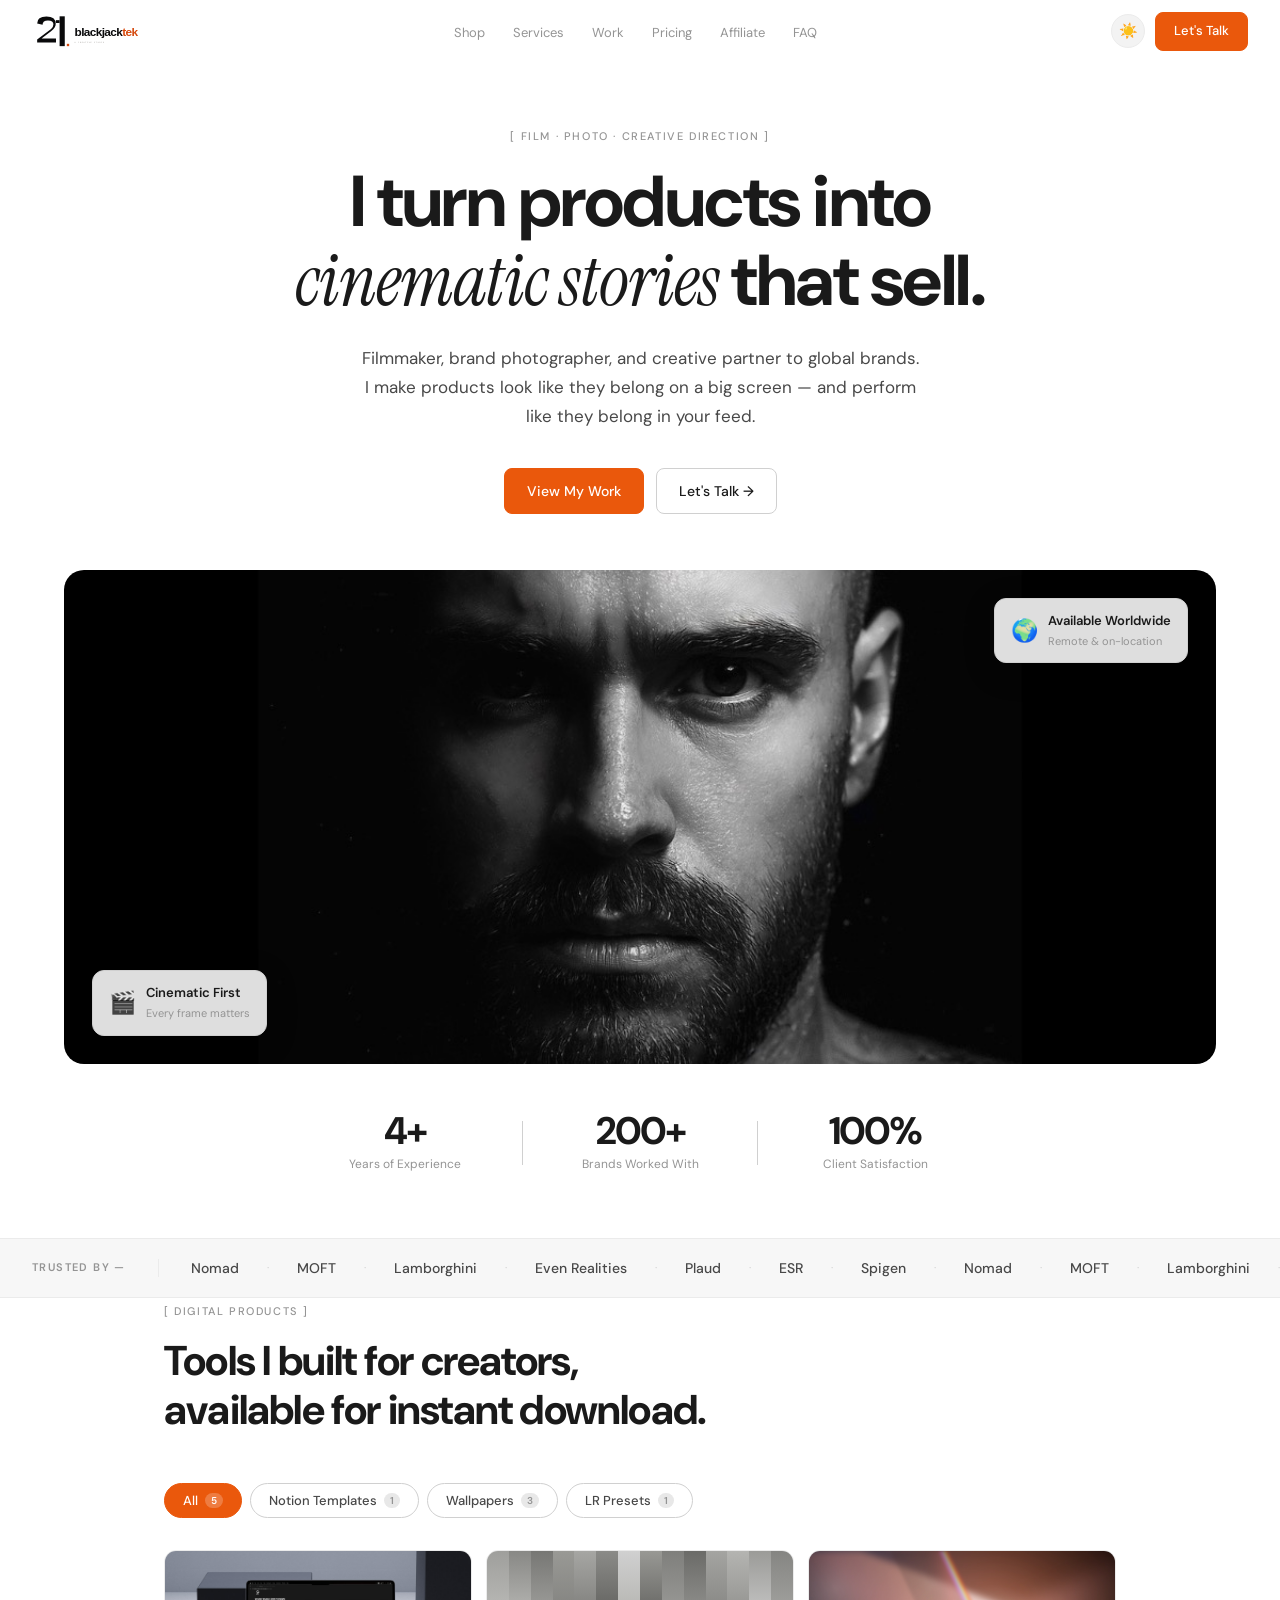
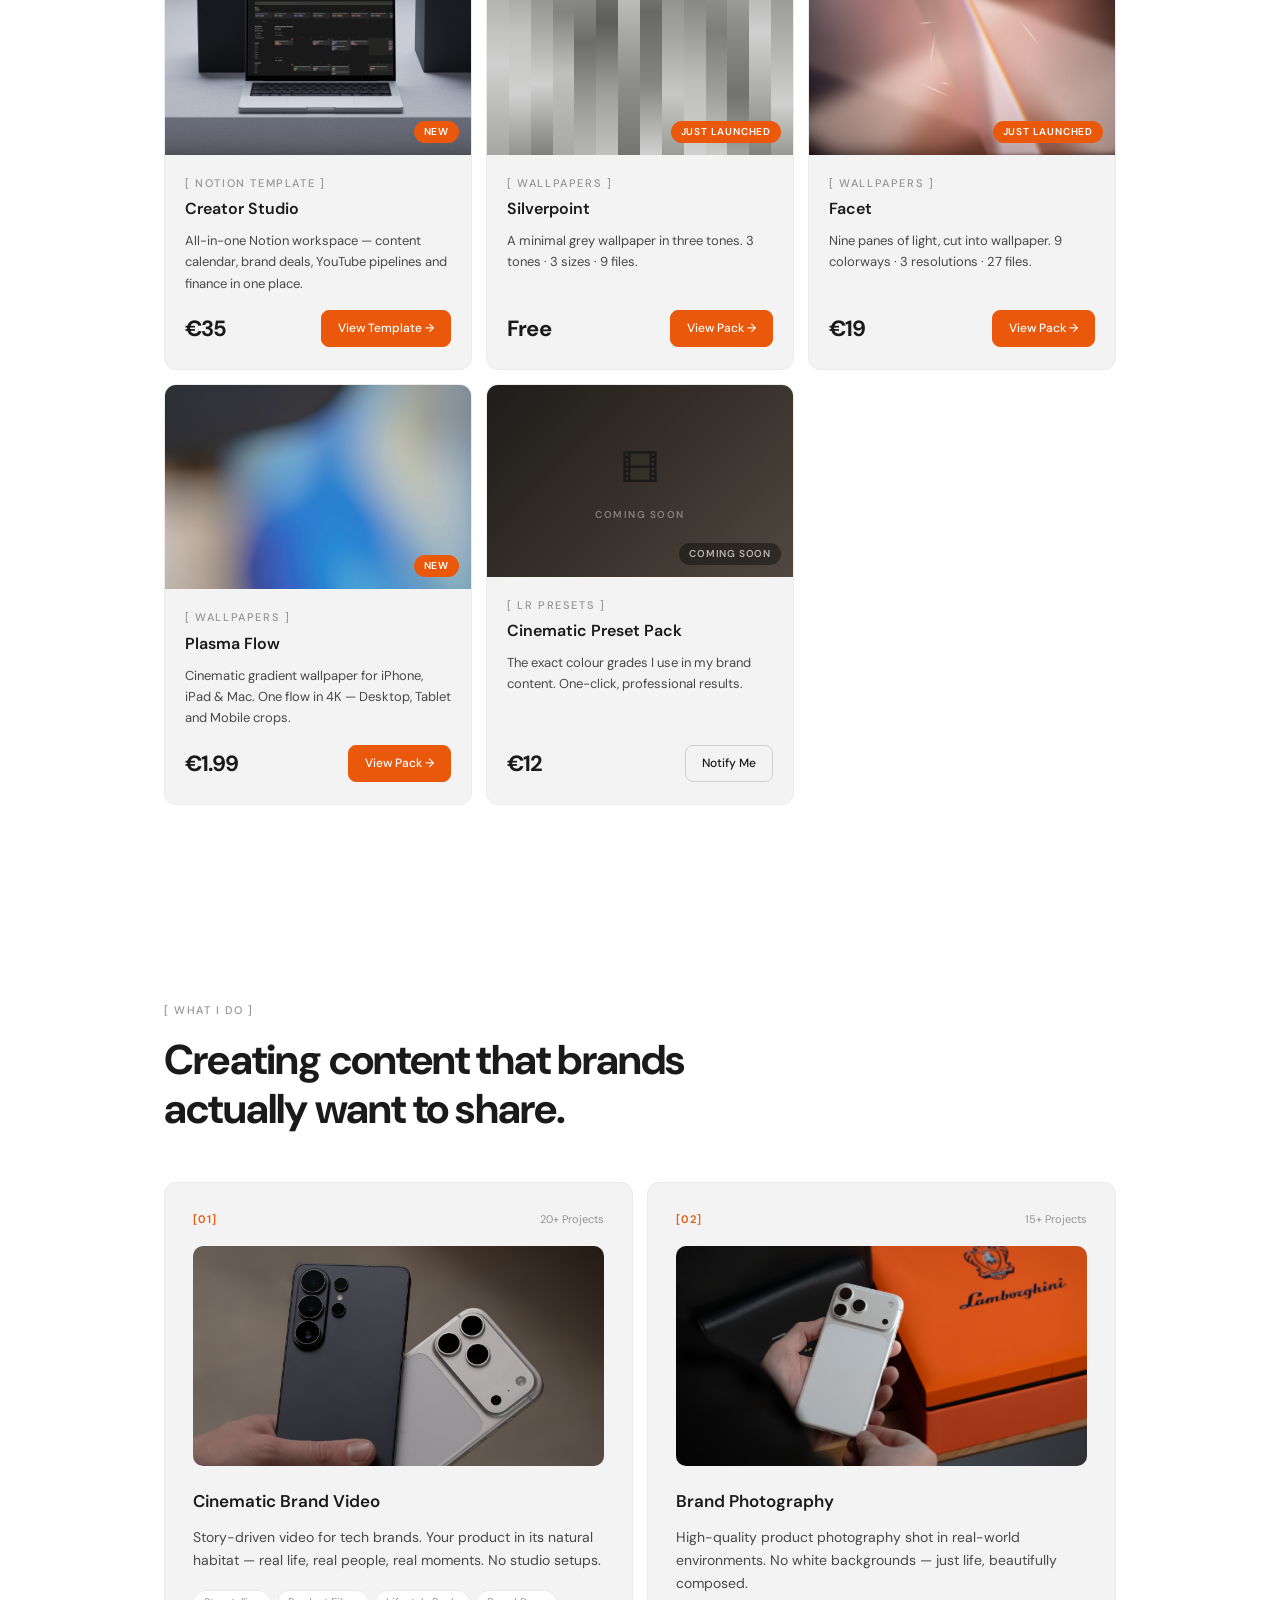
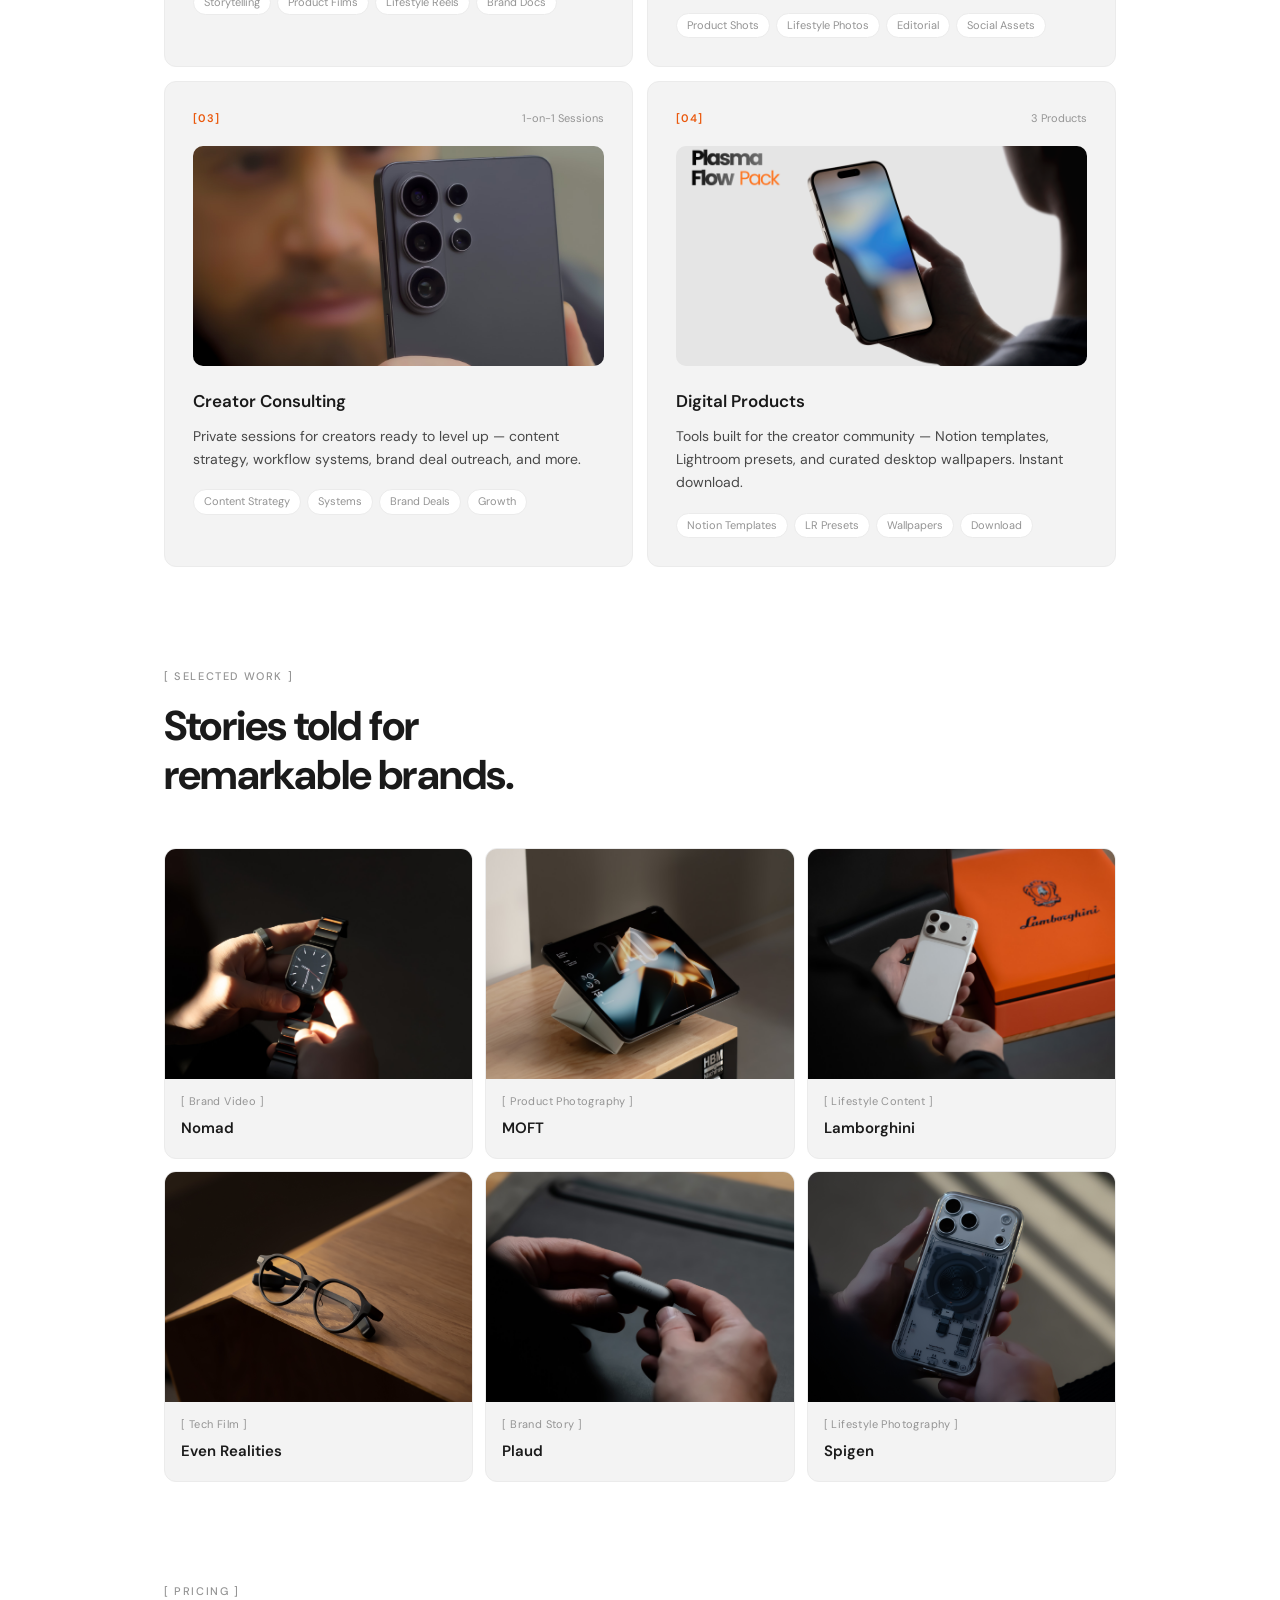
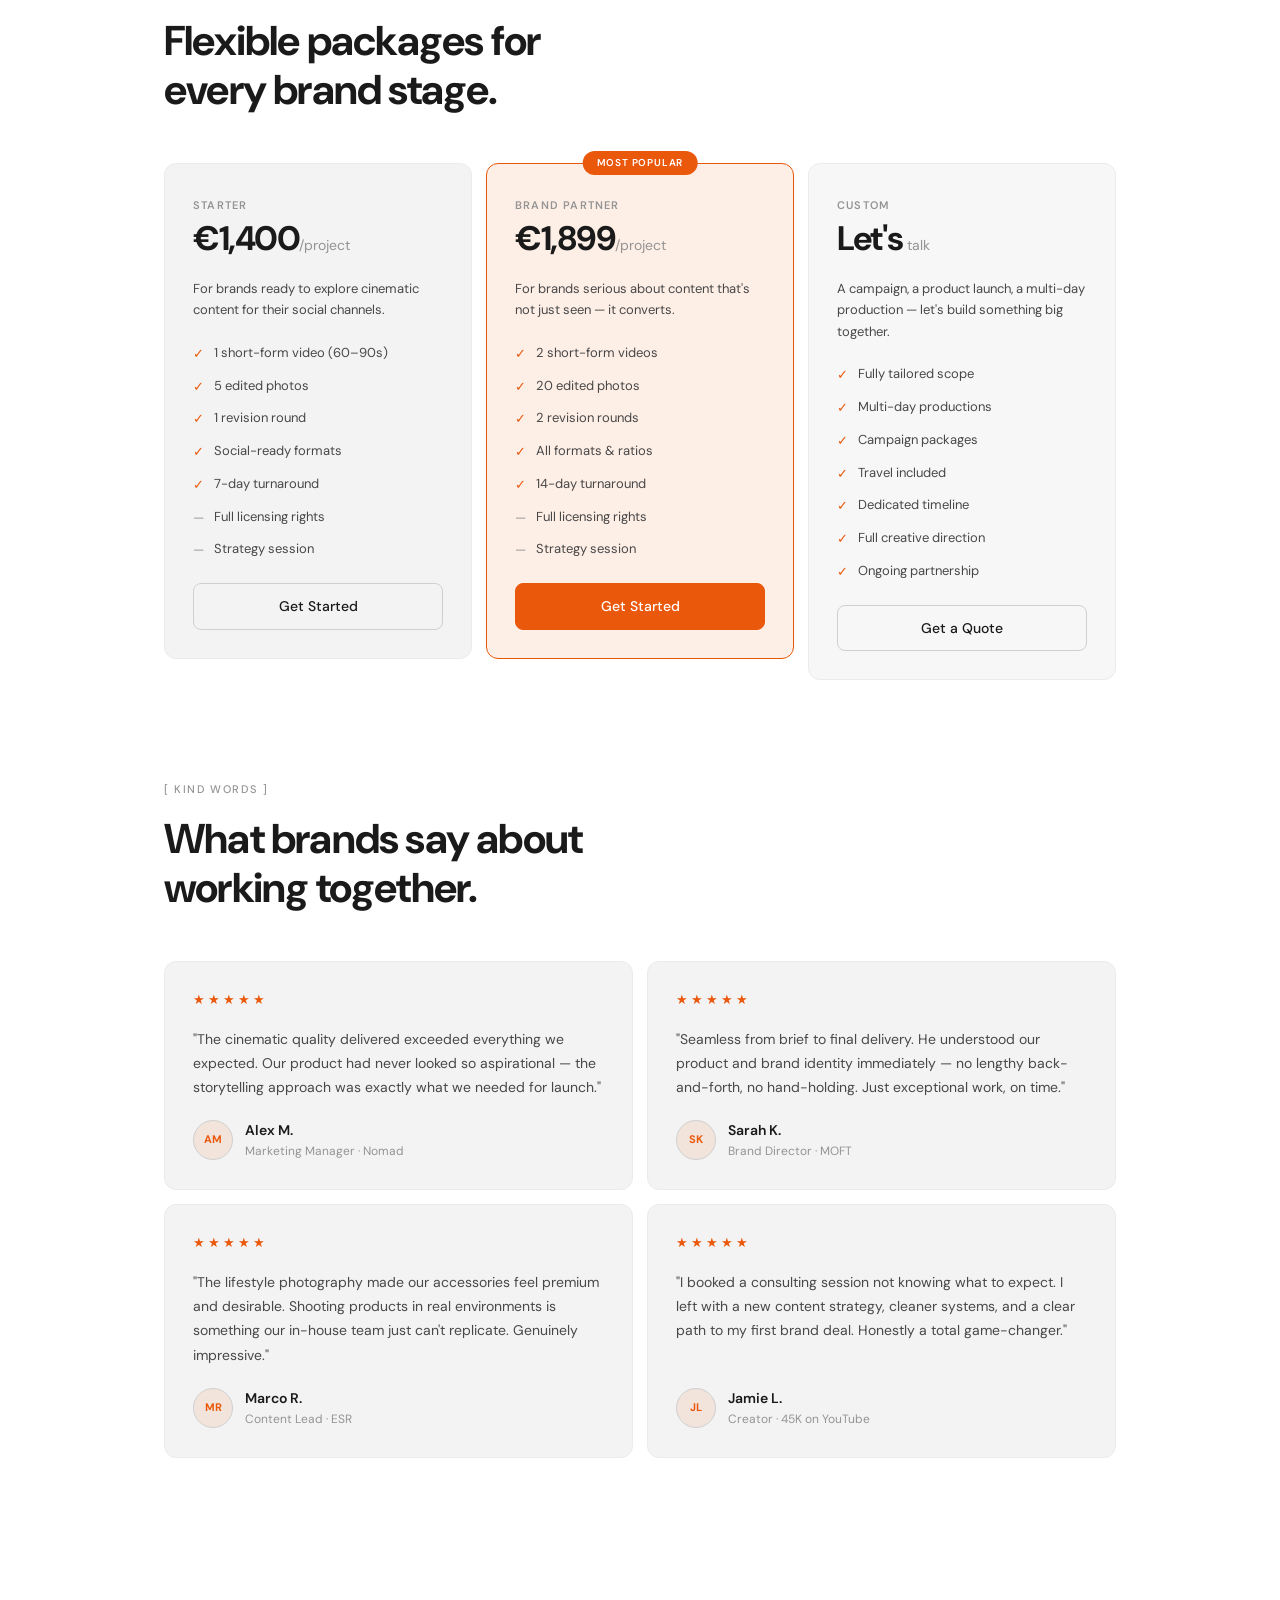
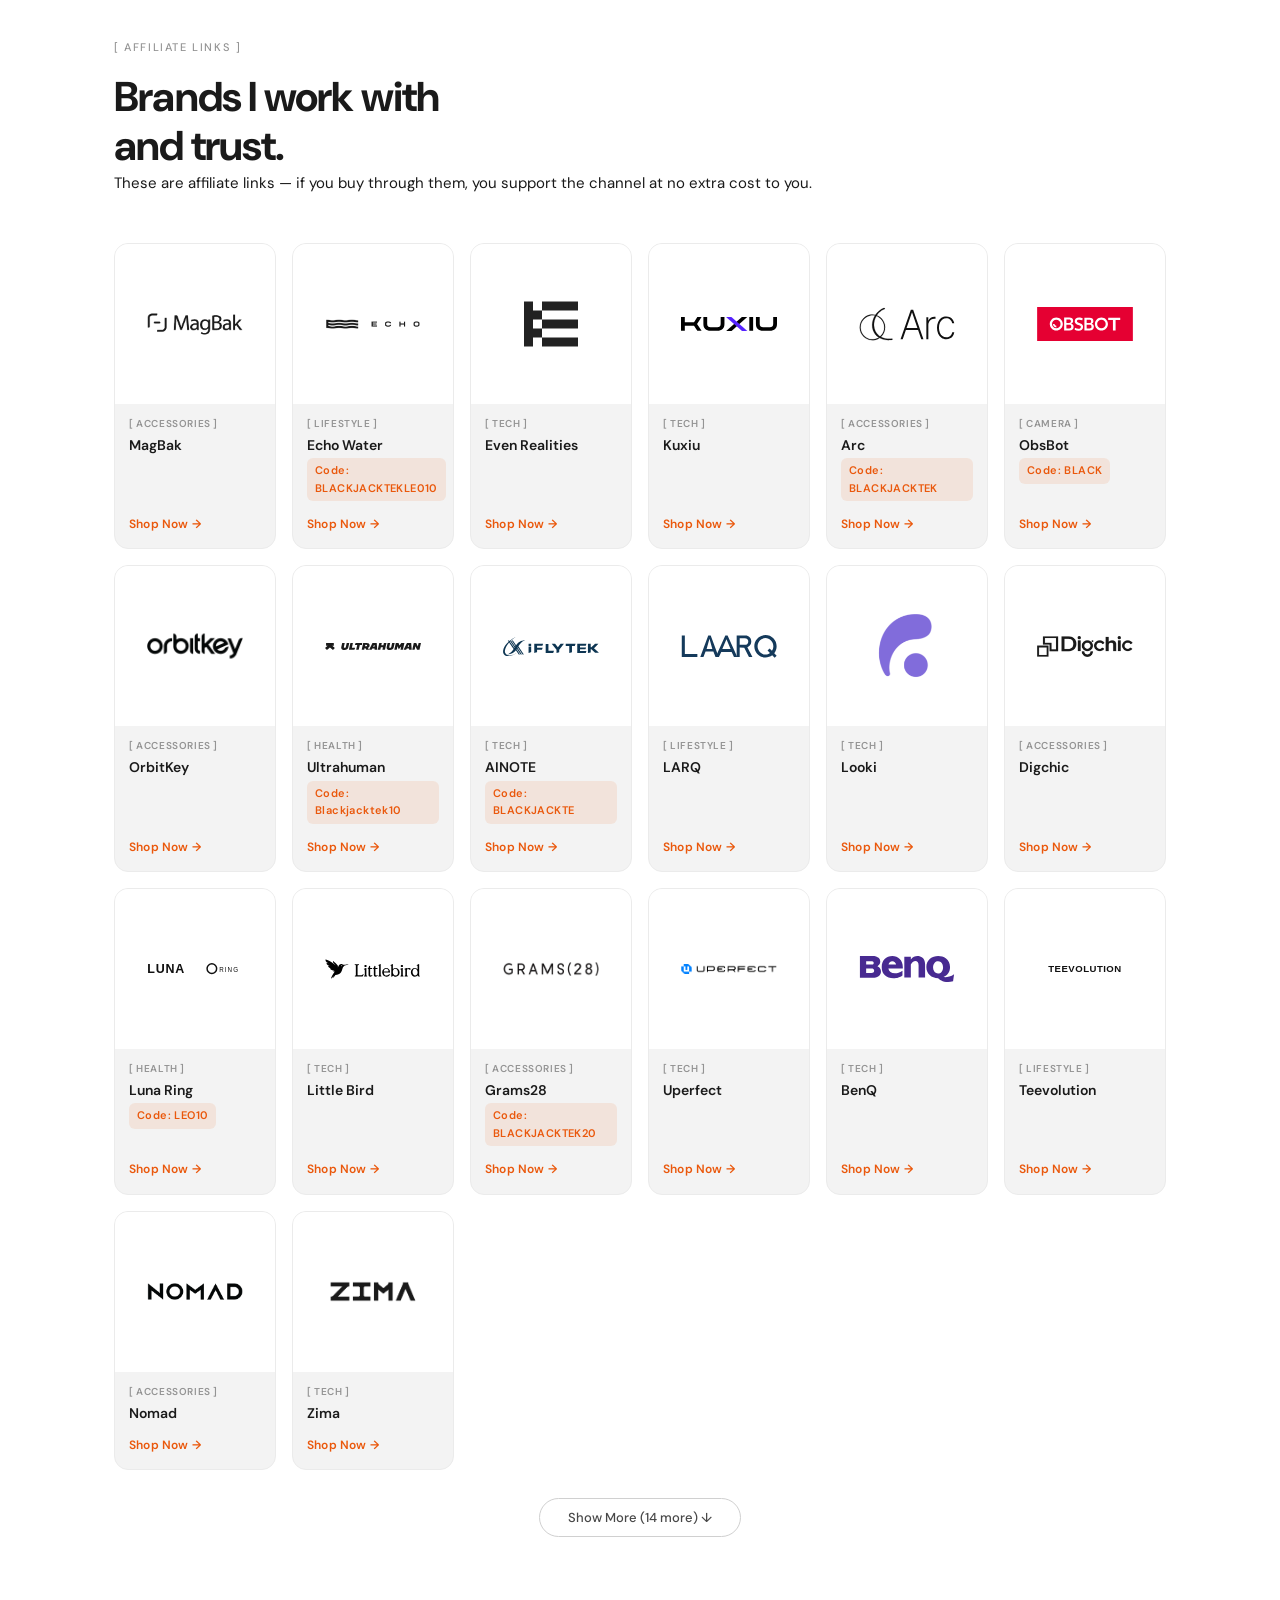
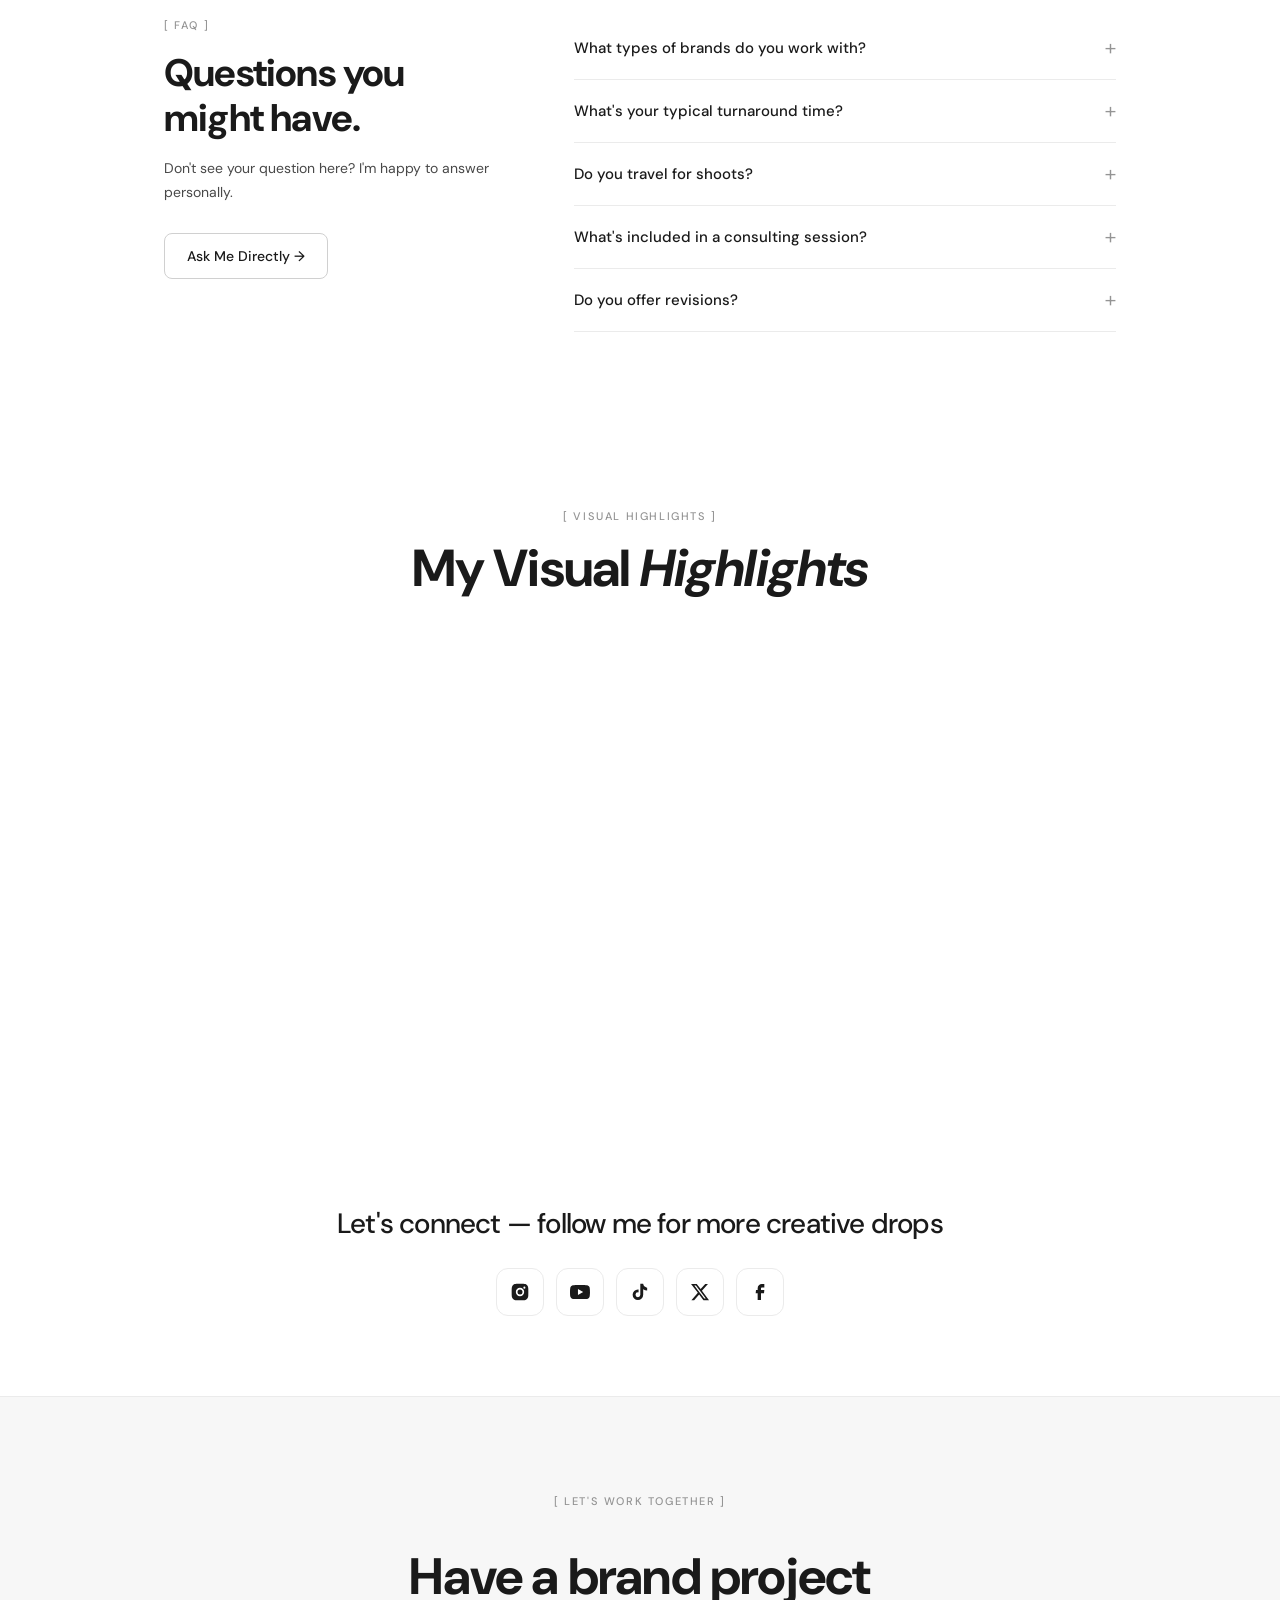
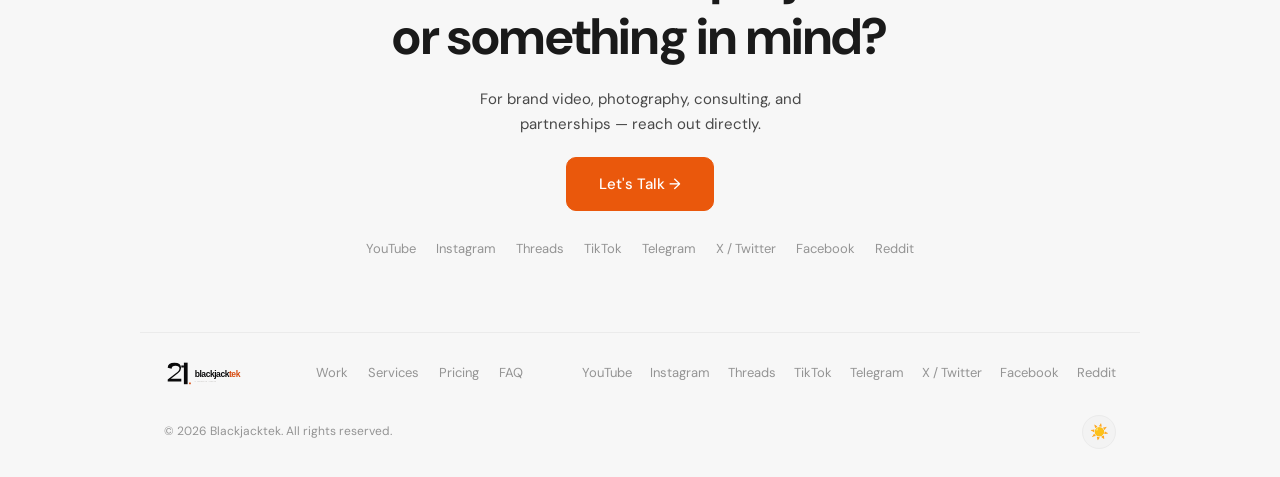
<file: index.html>
<!DOCTYPE html>
<html lang="en" data-theme="dark">
<head>
  <meta charset="UTF-8" />
  <meta name="viewport" content="width=device-width, initial-scale=1.0" />
  <title>Blackjacktek — Cinematic Branding Studio</title>
  <link rel="preconnect" href="https://fonts.googleapis.com" />
  <link rel="preconnect" href="https://fonts.gstatic.com" crossorigin />
  <link href="https://fonts.googleapis.com/css2?family=DM+Sans:ital,opsz,wght@0,9..40,300;0,9..40,400;0,9..40,500;0,9..40,600;0,9..40,700;1,9..40,400&family=Instrument+Serif:ital@0;1&display=swap" rel="stylesheet" />
  <link rel="stylesheet" href="style.css" />
  <link rel="icon" type="image/png" href="brand/favicon.png" />
  <script>
    (function(){
      const t=localStorage.getItem('theme')||(window.matchMedia('(prefers-color-scheme:light)').matches?'light':'dark');
      document.documentElement.setAttribute('data-theme',t);
      // Always start at the very top — never restore scroll position
      if (history.scrollRestoration) history.scrollRestoration = 'manual';
      history.replaceState(null, '', window.location.pathname + window.location.search);
      window.scrollTo(0, 0);
    })();
  </script>
</head>
<body>

<!-- ══════════════════════════════════════
     NAV
══════════════════════════════════════ -->
<nav class="nav" id="nav">
  <a href="#" class="nav-logo">
    <img class="nav-logo-img nav-logo-light" src="brand/blackjacktek-full-color.svg" alt="Blackjacktek" />
    <img class="nav-logo-img nav-logo-dark" src="brand/blackjacktek-full-knockout.svg" alt="Blackjacktek" />
  </a>
  <ul class="nav-links">
    <li><a href="#shop">Shop</a></li>
    <li><a href="#services">Services</a></li>
    <li><a href="#work">Work</a></li>
    <li><a href="#pricing">Pricing</a></li>
    <li><a href="#gear">Affiliate</a></li>
    <li><a href="#faq">FAQ</a></li>
  </ul>
  <div class="nav-end">
    <button class="theme-toggle" id="theme-toggle" aria-label="Toggle theme">🌙</button>
    <a href="#contact" class="btn btn-primary nav-cta">Let's Talk</a>
  </div>
</nav>

<!-- ══════════════════════════════════════
     HERO
══════════════════════════════════════ -->
<section class="hero">
  <div class="hero-center">
    <span class="label">[ Film · Photo · Creative Direction ]</span>
    <h1>I turn products into<br><em>cinematic stories</em> that sell.</h1>
    <p class="hero-sub">Filmmaker, brand photographer, and creative partner to global brands.<br class="hide-mobile">I make products look like they belong on a big screen — and perform like they belong in your feed.</p>
    <div class="hero-actions">
      <a href="#work" class="btn btn-primary">View My Work</a>
      <a href="#contact" class="btn btn-ghost">Let's Talk →</a>
    </div>
  </div>
  <div class="hero-img">
    <img src="hero.jpg" alt="Blackjacktek" />
    <div class="hero-float hero-float--a">
      <span class="float-icon">🎬</span>
      <div>
        <div class="float-title">Cinematic First</div>
        <div class="float-sub">Every frame matters</div>
      </div>
    </div>
    <div class="hero-float hero-float--b">
      <span class="float-icon">🌍</span>
      <div>
        <div class="float-title">Available Worldwide</div>
        <div class="float-sub">Remote &amp; on-location</div>
      </div>
    </div>
  </div>
  <div class="hero-stats">
    <div class="stat">
      <div class="stat-num"><span class="count" data-target="4">0</span>+</div>
      <div class="stat-label">Years of Experience</div>
    </div>
    <div class="stat-sep"></div>
    <div class="stat">
      <div class="stat-num"><span class="count" data-target="200">0</span>+</div>
      <div class="stat-label">Brands Worked With</div>
    </div>
    <div class="stat-sep"></div>
    <div class="stat">
      <div class="stat-num"><span class="count" data-target="100">0</span>%</div>
      <div class="stat-label">Client Satisfaction</div>
    </div>
  </div>
</section>

<!-- ══════════════════════════════════════
     MARQUEE
══════════════════════════════════════ -->
<div class="marquee-section">
  <span class="marquee-label">Trusted by —</span>
  <div class="marquee-track">
    <div class="marquee-inner">
      <span>Nomad</span><span class="sep">·</span>
      <span>MOFT</span><span class="sep">·</span>
      <span>Lamborghini</span><span class="sep">·</span>
      <span>Even Realities</span><span class="sep">·</span>
      <span>Plaud</span><span class="sep">·</span>
      <span>ESR</span><span class="sep">·</span>
      <span>Spigen</span><span class="sep">·</span>
      <span>Nomad</span><span class="sep">·</span>
      <span>MOFT</span><span class="sep">·</span>
      <span>Lamborghini</span><span class="sep">·</span>
      <span>Even Realities</span><span class="sep">·</span>
      <span>Plaud</span><span class="sep">·</span>
      <span>ESR</span><span class="sep">·</span>
      <span>Spigen</span><span class="sep">·</span>
    </div>
  </div>
</div>

<!-- ══════════════════════════════════════
     SHOP / DIGITAL PRODUCTS
══════════════════════════════════════ -->
<section class="shop" id="shop">
  <div class="section-header">
    <span class="label">[ Digital Products ]</span>
    <h2>Tools I built for creators,<br>available for instant download.</h2>
  </div>

  <!-- Category Tabs -->
  <div class="shop-tabs" role="tablist">
    <button class="shop-tab active" data-filter="all" role="tab">All <span class="shop-tab-count">5</span></button>
    <button class="shop-tab" data-filter="notion" role="tab">Notion Templates <span class="shop-tab-count">1</span></button>
    <button class="shop-tab" data-filter="wallpapers" role="tab">Wallpapers <span class="shop-tab-count">3</span></button>
    <button class="shop-tab" data-filter="presets" role="tab">LR Presets <span class="shop-tab-count">1</span></button>
  </div>

  <!-- Products Grid -->
  <div class="products-grid" id="products-grid">

    <a href="creator-studio.html" class="product-card product-card--link" data-category="notion">
      <div class="product-thumb product-thumb--gallery">
        <img src="creator-studio-assets/thumbnail.jpg" alt="Creator Studio — Notion Template" class="product-gallery-main" />
        <span class="product-badge product-badge--new">New</span>
      </div>
      <div class="product-body">
        <span class="label">[ Notion Template ]</span>
        <h3>Creator Studio</h3>
        <p>All-in-one Notion workspace — content calendar, brand deals, YouTube pipelines and finance in one place.</p>
        <div class="product-footer">
          <span class="product-price">€35</span>
          <span class="btn btn-primary btn-sm">View Template →</span>
        </div>
      </div>
    </a>

    <a href="silverpoint.html" class="product-card product-card--link" data-category="wallpapers">
      <div class="product-thumb product-thumb--gallery"><div style="position:absolute;inset:0;display:flex"><div style="flex:1;height:100%;background:linear-gradient(to bottom, rgb(159,159,156) 0%, rgb(185,185,182) 30%, rgb(208,208,208) 55%, rgb(166,166,163) 100%)"></div><div style="flex:1;height:100%;background:linear-gradient(to bottom, rgb(136,136,133) 0%, rgb(195,195,192) 40%, rgb(208,208,208) 70%, rgb(147,147,144) 100%)"></div><div style="flex:1;height:100%;background:linear-gradient(to bottom, rgb(119,119,116) 0%, rgb(164,164,161) 35%, rgb(208,208,208) 65%, rgb(127,127,124) 100%)"></div><div style="flex:1;height:100%;background:linear-gradient(to bottom, rgb(153,153,149) 0%, rgb(131,131,128) 30%, rgb(191,191,187) 60%, rgb(168,168,165) 100%)"></div><div style="flex:1;height:100%;background:linear-gradient(to bottom, rgb(166,166,163) 0%, rgb(109,109,106) 45%, rgb(156,156,153) 75%, rgb(182,182,179) 100%)"></div><div style="flex:1;height:100%;background:linear-gradient(to bottom, rgb(139,139,136) 0%, rgb(93,93,90) 35%, rgb(160,160,157) 70%, rgb(193,193,190) 100%)"></div><div style="flex:1;height:100%;background:linear-gradient(to bottom, rgb(208,208,208) 0%, rgb(186,186,183) 25%, rgb(145,145,142) 60%, rgb(116,116,113) 100%)"></div><div style="flex:1;height:100%;background:linear-gradient(to bottom, rgb(152,152,148) 0%, rgb(104,104,101) 30%, rgb(133,133,130) 65%, rgb(208,208,208) 100%)"></div><div style="flex:1;height:100%;background:linear-gradient(to bottom, rgb(127,127,124) 0%, rgb(162,162,159) 40%, rgb(199,199,196) 70%, rgb(155,155,152) 100%)"></div><div style="flex:1;height:100%;background:linear-gradient(to bottom, rgb(107,107,104) 0%, rgb(149,149,146) 35%, rgb(190,190,186) 65%, rgb(208,208,208) 100%)"></div><div style="flex:1;height:100%;background:linear-gradient(to bottom, rgb(164,164,161) 0%, rgb(125,125,122) 40%, rgb(159,159,156) 70%, rgb(203,203,200) 100%)"></div><div style="flex:1;height:100%;background:linear-gradient(to bottom, rgb(180,180,177) 0%, rgb(142,142,139) 35%, rgb(114,114,110) 70%, rgb(160,160,157) 100%)"></div><div style="flex:1;height:100%;background:linear-gradient(to bottom, rgb(155,155,152) 0%, rgb(208,208,208) 40%, rgb(172,172,169) 70%, rgb(129,129,126) 100%)"></div><div style="flex:1;height:100%;background:linear-gradient(to bottom, rgb(133,133,130) 0%, rgb(176,176,173) 45%, rgb(208,208,208) 75%, rgb(152,152,148) 100%)"></div></div><span class="product-badge product-badge--new">Just Launched</span></div>
      <div class="product-body">
        <span class="label">[ Wallpapers ]</span>
        <h3>Silverpoint</h3>
        <p>A minimal grey wallpaper in three tones. 3 tones &middot; 3 sizes &middot; 9 files.</p>
        <div class="product-footer">
          <span class="product-price">Free</span>
          <span class="btn btn-primary btn-sm">View Pack →</span>
        </div>
      </div>
    </a>

    <a href="facet.html" class="product-card product-card--link" data-category="wallpapers">
      <div class="product-thumb product-thumb--gallery">
        <img src="facet-assets/wallpapers/facet_dawn_desktop_7680x4320.jpg" alt="Facet Wallpaper Pack" class="product-gallery-main" />
        <span class="product-badge product-badge--new">Just Launched</span>
      </div>
      <div class="product-body">
        <span class="label">[ Wallpapers ]</span>
        <h3>Facet</h3>
        <p>Nine panes of light, cut into wallpaper. 9 colorways · 3 resolutions · 27 files.</p>
        <div class="product-footer">
          <span class="product-price">€19</span>
          <span class="btn btn-primary btn-sm">View Pack →</span>
        </div>
      </div>
    </a>

    <a href="plasma-flow.html" class="product-card product-card--link" data-category="wallpapers">
      <div class="product-thumb product-thumb--gallery">
        <img src="plasma-assets/plasma-wallpaper.jpg" alt="Plasma Flow Wallpaper Pack" class="product-gallery-main" />
        <span class="product-badge product-badge--new">New</span>
      </div>
      <div class="product-body">
        <span class="label">[ Wallpapers ]</span>
        <h3>Plasma Flow</h3>
        <p>Cinematic gradient wallpaper for iPhone, iPad &amp; Mac. One flow in 4K — Desktop, Tablet and Mobile crops.</p>
        <div class="product-footer">
          <span class="product-price">€1.99</span>
          <span class="btn btn-primary btn-sm">View Pack →</span>
        </div>
      </div>
    </a>

    <div class="product-card" data-category="presets">
      <div class="product-thumb product-thumb--presets">
        <div class="product-soon">
          <span class="product-soon-icon">🎞</span>
          <span class="product-soon-text">Coming Soon</span>
        </div>
        <span class="product-badge product-badge--soon">Coming Soon</span>
      </div>
      <div class="product-body">
        <span class="label">[ LR Presets ]</span>
        <h3>Cinematic Preset Pack</h3>
        <p>The exact colour grades I use in my brand content. One-click, professional results.</p>
        <div class="product-footer">
          <span class="product-price">€12</span>
          <a href="#" class="btn btn-ghost btn-sm">Notify Me</a>
        </div>
      </div>
    </div>

  </div>

  <button class="show-more-btn" id="shop-show-more" style="display:none">Show More ↓</button>
</section>

<!-- ══════════════════════════════════════
     SERVICES
══════════════════════════════════════ -->
<section class="services" id="services">
  <div class="section-header">
    <span class="label">[ What I Do ]</span>
    <h2>Creating content that brands<br>actually want to share.</h2>
  </div>
  <div class="services-grid">

    <div class="service-card">
      <div class="service-top">
        <span class="service-num">[01]</span>
        <span class="service-count">20+ Projects</span>
      </div>
      <div class="service-img"><img src="Web10.jpg" alt="Cinematic brand video project"></div>
      <h3>Cinematic Brand Video</h3>
      <p>Story-driven video for tech brands. Your product in its natural habitat — real life, real people, real moments. No studio setups.</p>
      <div class="service-tags">
        <span>Storytelling</span><span>Product Films</span><span>Lifestyle Reels</span><span>Brand Docs</span>
      </div>
    </div>

    <div class="service-card">
      <div class="service-top">
        <span class="service-num">[02]</span>
        <span class="service-count">15+ Projects</span>
      </div>
      <div class="service-img"><img src="Web6.jpg" alt="Brand photography project"></div>
      <h3>Brand Photography</h3>
      <p>High-quality product photography shot in real-world environments. No white backgrounds — just life, beautifully composed.</p>
      <div class="service-tags">
        <span>Product Shots</span><span>Lifestyle Photos</span><span>Editorial</span><span>Social Assets</span>
      </div>
    </div>

    <div class="service-card">
      <div class="service-top">
        <span class="service-num">[03]</span>
        <span class="service-count">1-on-1 Sessions</span>
      </div>
      <div class="service-img"><img src="Web12.jpg" alt="Creator consulting session"></div>
      <h3>Creator Consulting</h3>
      <p>Private sessions for creators ready to level up — content strategy, workflow systems, brand deal outreach, and more.</p>
      <div class="service-tags">
        <span>Content Strategy</span><span>Systems</span><span>Brand Deals</span><span>Growth</span>
      </div>
    </div>

    <div class="service-card">
      <div class="service-top">
        <span class="service-num">[04]</span>
        <span class="service-count">3 Products</span>
      </div>
      <div class="service-img"><img src="Plasma_5.png" alt="Digital products - desktop wallpapers"></div>
      <h3>Digital Products</h3>
      <p>Tools built for the creator community — Notion templates, Lightroom presets, and curated desktop wallpapers. Instant download.</p>
      <div class="service-tags">
        <span>Notion Templates</span><span>LR Presets</span><span>Wallpapers</span><span>Download</span>
      </div>
    </div>

  </div>
</section>

<!-- ══════════════════════════════════════
     WORK
══════════════════════════════════════ -->
<section class="work" id="work">
  <div class="section-header">
    <span class="label">[ Selected Work ]</span>
    <h2>Stories told for<br>remarkable brands.</h2>
  </div>
  <div class="work-grid">

    <a class="work-card" href="#">
      <div class="work-thumb"><img src="Nomad.jpg" alt="Nomad brand video"></div>
      <div class="work-meta">
        <span class="work-cat">[ Brand Video ]</span>
        <h3>Nomad</h3>
      </div>
    </a>

    <a class="work-card" href="#">
      <div class="work-thumb"><img src="Moft2.jpg" alt="MOFT product photography"></div>
      <div class="work-meta">
        <span class="work-cat">[ Product Photography ]</span>
        <h3>MOFT</h3>
      </div>
    </a>

    <a class="work-card" href="#">
      <div class="work-thumb"><img src="Web6.jpg" alt="Lamborghini lifestyle content"></div>
      <div class="work-meta">
        <span class="work-cat">[ Lifestyle Content ]</span>
        <h3>Lamborghini</h3>
      </div>
    </a>

    <a class="work-card" href="#">
      <div class="work-thumb"><img src="EvenG2.jpg" alt="Even Realities tech film"></div>
      <div class="work-meta">
        <span class="work-cat">[ Tech Film ]</span>
        <h3>Even Realities</h3>
      </div>
    </a>

    <a class="work-card" href="#">
      <div class="work-thumb"><img src="Plaud.jpg" alt="Plaud brand story"></div>
      <div class="work-meta">
        <span class="work-cat">[ Brand Story ]</span>
        <h3>Plaud</h3>
      </div>
    </a>

    <a class="work-card" href="#">
      <div class="work-thumb"><img src="Spigen.jpg" alt="ESR × Spigen lifestyle photography"></div>
      <div class="work-meta">
        <span class="work-cat">[ Lifestyle Photography ]</span>
        <h3>Spigen</h3>
      </div>
    </a>

  </div>
  <button class="show-more-btn" id="work-show-more" style="display:none">Show More ↓</button>
</section>

<!-- ══════════════════════════════════════
     PRICING
══════════════════════════════════════ -->
<section class="pricing" id="pricing">
  <div class="section-header">
    <span class="label">[ Pricing ]</span>
    <h2>Flexible packages for<br>every brand stage.</h2>
  </div>
  <div class="pricing-grid">

    <div class="pricing-card">
      <div class="plan-header">
        <span class="plan-name">Starter</span>
        <div class="plan-price">€1,400<span class="plan-per">/project</span></div>
      </div>
      <p class="plan-desc">For brands ready to explore cinematic content for their social channels.</p>
      <ul class="plan-features">
        <li><span class="chk">✓</span>1 short-form video (60–90s)</li>
        <li><span class="chk">✓</span>5 edited photos</li>
        <li><span class="chk">✓</span>1 revision round</li>
        <li><span class="chk">✓</span>Social-ready formats</li>
        <li><span class="chk">✓</span>7-day turnaround</li>
        <li><span class="chk off">—</span>Full licensing rights</li>
        <li><span class="chk off">—</span>Strategy session</li>
      </ul>
      <a href="#contact" class="btn btn-ghost plan-btn">Get Started</a>
    </div>

    <div class="pricing-card pricing-card--featured">
      <div class="plan-badge">Most Popular</div>
      <div class="plan-header">
        <span class="plan-name">Brand Partner</span>
        <div class="plan-price">€1,899<span class="plan-per">/project</span></div>
      </div>
      <p class="plan-desc">For brands serious about content that's not just seen — it converts.</p>
      <ul class="plan-features">
        <li><span class="chk">✓</span>2 short-form videos</li>
        <li><span class="chk">✓</span>20 edited photos</li>
        <li><span class="chk">✓</span>2 revision rounds</li>
        <li><span class="chk">✓</span>All formats &amp; ratios</li>
        <li><span class="chk">✓</span>14-day turnaround</li>
        <li><span class="chk off">—</span>Full licensing rights</li>
        <li><span class="chk off">—</span>Strategy session</li>
      </ul>
      <a href="#contact" class="btn btn-primary plan-btn">Get Started</a>
    </div>

    <div class="pricing-card pricing-card--custom">
      <div class="plan-header">
        <span class="plan-name">Custom</span>
        <div class="plan-price">Let's<span class="plan-per"> talk</span></div>
      </div>
      <p class="plan-desc">A campaign, a product launch, a multi-day production — let's build something big together.</p>
      <ul class="plan-features">
        <li><span class="chk">✓</span>Fully tailored scope</li>
        <li><span class="chk">✓</span>Multi-day productions</li>
        <li><span class="chk">✓</span>Campaign packages</li>
        <li><span class="chk">✓</span>Travel included</li>
        <li><span class="chk">✓</span>Dedicated timeline</li>
        <li><span class="chk">✓</span>Full creative direction</li>
        <li><span class="chk">✓</span>Ongoing partnership</li>
      </ul>
      <a href="#contact" class="btn btn-ghost plan-btn">Get a Quote</a>
    </div>

  </div>
</section>

<!-- ══════════════════════════════════════
     TESTIMONIALS
══════════════════════════════════════ -->
<section class="testimonials">
  <div class="section-header">
    <span class="label">[ Kind Words ]</span>
    <h2>What brands say about<br>working together.</h2>
  </div>
  <div class="testi-grid">

    <div class="testi-card">
      <div class="testi-stars">★★★★★</div>
      <p>"The cinematic quality delivered exceeded everything we expected. Our product had never looked so aspirational — the storytelling approach was exactly what we needed for launch."</p>
      <div class="testi-author">
        <div class="testi-avatar">AM</div>
        <div>
          <div class="testi-name">Alex M.</div>
          <div class="testi-role">Marketing Manager · Nomad</div>
        </div>
      </div>
    </div>

    <div class="testi-card">
      <div class="testi-stars">★★★★★</div>
      <p>"Seamless from brief to final delivery. He understood our product and brand identity immediately — no lengthy back-and-forth, no hand-holding. Just exceptional work, on time."</p>
      <div class="testi-author">
        <div class="testi-avatar">SK</div>
        <div>
          <div class="testi-name">Sarah K.</div>
          <div class="testi-role">Brand Director · MOFT</div>
        </div>
      </div>
    </div>

    <div class="testi-card">
      <div class="testi-stars">★★★★★</div>
      <p>"The lifestyle photography made our accessories feel premium and desirable. Shooting products in real environments is something our in-house team just can't replicate. Genuinely impressive."</p>
      <div class="testi-author">
        <div class="testi-avatar">MR</div>
        <div>
          <div class="testi-name">Marco R.</div>
          <div class="testi-role">Content Lead · ESR</div>
        </div>
      </div>
    </div>

    <div class="testi-card">
      <div class="testi-stars">★★★★★</div>
      <p>"I booked a consulting session not knowing what to expect. I left with a new content strategy, cleaner systems, and a clear path to my first brand deal. Honestly a total game-changer."</p>
      <div class="testi-author">
        <div class="testi-avatar">JL</div>
        <div>
          <div class="testi-name">Jamie L.</div>
          <div class="testi-role">Creator · 45K on YouTube</div>
        </div>
      </div>
    </div>

  </div>
  <button class="show-more-btn" id="testi-show-more" style="display:none">Show More ↓</button>
</section>

<!-- ══════════════════════════════════════
     GEAR / AFFILIATE
══════════════════════════════════════ -->
<section class="gear" id="gear">
  <div class="section-header">
    <span class="label">[ Affiliate Links ]</span>
    <h2>Brands I work with<br>and trust.</h2>
    <p class="section-sub">These are affiliate links — if you buy through them, you support the channel at no extra cost to you.</p>
  </div>
  <div class="gear-grid" id="gear-grid">

    <a href="https://creators.magbak.com/blackjacktek48j" target="_blank" rel="noopener sponsored" class="gear-card">
      <div class="gear-thumb gear-thumb--logo"><img src="logos/magbak.png" alt="MagBak logo" /></div>
      <div class="gear-body">
        <span class="gear-cat">[ Accessories ]</span>
        <h3 class="gear-name">MagBak</h3>
        <span class="gear-cta">Shop Now →</span>
      </div>
    </a>

    <a href="https://echowater.com/discount/BLACKJACKTEKLE010" target="_blank" rel="noopener sponsored" class="gear-card">
      <div class="gear-thumb gear-thumb--logo"><img src="logos/echowater.png" alt="Echo Water logo" /></div>
      <div class="gear-body">
        <span class="gear-cat">[ Lifestyle ]</span>
        <h3 class="gear-name">Echo Water</h3>
        <span class="gear-discount">Code: BLACKJACKTEKLE010</span>
        <span class="gear-cta">Shop Now →</span>
      </div>
    </a>

    <a href="https://evenrealities.sjv.io/e1dKMZ" target="_blank" rel="noopener sponsored" class="gear-card">
      <div class="gear-thumb gear-thumb--logo"><img src="logos/evenrealities.png" alt="Even Realities logo" /></div>
      <div class="gear-body">
        <span class="gear-cat">[ Tech ]</span>
        <h3 class="gear-name">Even Realities</h3>
        <span class="gear-cta">Shop Now →</span>
      </div>
    </a>

    <a href="https://kuxiu.co/?ref=U3FKzHynELGQPX" target="_blank" rel="noopener sponsored" class="gear-card">
      <div class="gear-thumb gear-thumb--logo"><img src="logos/kuxiu.svg" alt="Kuxiu logo" /></div>
      <div class="gear-body">
        <span class="gear-cat">[ Tech ]</span>
        <h3 class="gear-name">Kuxiu</h3>
        <span class="gear-cta">Shop Now →</span>
      </div>
    </a>

    <a href="https://arc-checkout.myshopify.com/BLACKJACKTEK" target="_blank" rel="noopener sponsored" class="gear-card">
      <div class="gear-thumb gear-thumb--logo"><img src="logos/arc.svg" alt="Arc logo" /></div>
      <div class="gear-body">
        <span class="gear-cat">[ Accessories ]</span>
        <h3 class="gear-name">Arc</h3>
        <span class="gear-discount">Code: BLACKJACKTEK</span>
        <span class="gear-cta">Shop Now →</span>
      </div>
    </a>

    <a href="https://obsbot.com/store?ref=115ff7" target="_blank" rel="noopener sponsored" class="gear-card">
      <div class="gear-thumb gear-thumb--logo"><img src="logos/obsbot.svg" alt="ObsBot logo" /></div>
      <div class="gear-body">
        <span class="gear-cat">[ Camera ]</span>
        <h3 class="gear-name">ObsBot</h3>
        <span class="gear-discount">Code: BLACK</span>
        <span class="gear-cta">Shop Now →</span>
      </div>
    </a>

    <a href="https://orbitkey.com/?rf=bc24cb" target="_blank" rel="noopener sponsored" class="gear-card">
      <div class="gear-thumb gear-thumb--logo"><img src="logos/orbitkey.png" alt="OrbitKey logo" /></div>
      <div class="gear-body">
        <span class="gear-cat">[ Accessories ]</span>
        <h3 class="gear-name">OrbitKey</h3>
        <span class="gear-cta">Shop Now →</span>
      </div>
    </a>

    <a href="https://ultrahuman.com/home?ref=blackjacktek" target="_blank" rel="noopener sponsored" class="gear-card">
      <div class="gear-thumb gear-thumb--logo"><img src="logos/ultrahuman.svg" alt="Ultrahuman logo" /></div>
      <div class="gear-body">
        <span class="gear-cat">[ Health ]</span>
        <h3 class="gear-name">Ultrahuman</h3>
        <span class="gear-discount">Code: Blackjacktek10</span>
        <span class="gear-cta">Shop Now →</span>
      </div>
    </a>

    <a href="https://iflytek.biz/4dCFLok" target="_blank" rel="noopener sponsored" class="gear-card">
      <div class="gear-thumb gear-thumb--logo"><img src="logos/ainote.svg" alt="AINOTE logo" /></div>
      <div class="gear-body">
        <span class="gear-cat">[ Tech ]</span>
        <h3 class="gear-name">AINOTE</h3>
        <span class="gear-discount">Code: BLACKJACKTE</span>
        <span class="gear-cta">Shop Now →</span>
      </div>
    </a>

    <a href="https://get.aspr.app/SH1EDE" target="_blank" rel="noopener sponsored" class="gear-card">
      <div class="gear-thumb gear-thumb--logo"><img src="logos/larq.svg" alt="LARQ logo" /></div>
      <div class="gear-body">
        <span class="gear-cat">[ Lifestyle ]</span>
        <h3 class="gear-name">LARQ</h3>
        <span class="gear-cta">Shop Now →</span>
      </div>
    </a>

    <a href="https://c2go.cc/blackjacktek" target="_blank" rel="noopener sponsored" class="gear-card">
      <div class="gear-thumb gear-thumb--logo"><img src="logos/looki.png" alt="Looki logo" /></div>
      <div class="gear-body">
        <span class="gear-cat">[ Tech ]</span>
        <h3 class="gear-name">Looki</h3>
        <span class="gear-cta">Shop Now →</span>
      </div>
    </a>

    <a href="https://digchic.com/user/signup/creator?code=dccE" target="_blank" rel="noopener sponsored" class="gear-card">
      <div class="gear-thumb gear-thumb--logo"><img src="logos/digchic.png" alt="Digchic logo" /></div>
      <div class="gear-body">
        <span class="gear-cat">[ Accessories ]</span>
        <h3 class="gear-name">Digchic</h3>
        <span class="gear-cta">Shop Now →</span>
      </div>
    </a>

    <a href="https://www.lunazone.com/blackjacktek" target="_blank" rel="noopener sponsored" class="gear-card">
      <div class="gear-thumb gear-thumb--logo"><img src="logos/lunaring.svg" alt="Luna Ring logo" /></div>
      <div class="gear-body">
        <span class="gear-cat">[ Health ]</span>
        <h3 class="gear-name">Luna Ring</h3>
        <span class="gear-discount">Code: LEO10</span>
        <span class="gear-cta">Shop Now →</span>
      </div>
    </a>

    <a href="https://try.littlebird.ai/blackjacktek" target="_blank" rel="noopener sponsored" class="gear-card">
      <div class="gear-thumb gear-thumb--logo"><img src="logos/littlebird.svg" alt="Little Bird logo" /></div>
      <div class="gear-body">
        <span class="gear-cat">[ Tech ]</span>
        <h3 class="gear-name">Little Bird</h3>
        <span class="gear-cta">Shop Now →</span>
      </div>
    </a>

    <a href="https://www.grams28.com/?utm_source=instagram&amp;utm_medium=influencer&amp;utm_campaign=blackjacktek" target="_blank" rel="noopener sponsored" class="gear-card">
      <div class="gear-thumb gear-thumb--logo"><img src="logos/grams28.png" alt="Grams28 logo" /></div>
      <div class="gear-body">
        <span class="gear-cat">[ Accessories ]</span>
        <h3 class="gear-name">Grams28</h3>
        <span class="gear-discount">Code: BLACKJACKTEK20</span>
        <span class="gear-cta">Shop Now →</span>
      </div>
    </a>

    <a href="https://www.uperfect.com/?sca_ref=11572475.kFaXbk4Dxb&amp;utm_source=youtube&amp;utm_medium=influencer&amp;utm_campaign=kol_uperfect_2026&amp;utm_content=Leopoldo-Gargiulo" target="_blank" rel="noopener sponsored" class="gear-card">
      <div class="gear-thumb gear-thumb--logo"><img src="logos/uperfect.png" alt="Uperfect logo" /></div>
      <div class="gear-body">
        <span class="gear-cat">[ Tech ]</span>
        <h3 class="gear-name">Uperfect</h3>
        <span class="gear-cta">Shop Now →</span>
      </div>
    </a>

    <a href="https://benqurl.biz/3Ra2sHS" target="_blank" rel="noopener sponsored" class="gear-card">
      <div class="gear-thumb gear-thumb--logo"><img src="logos/benq.svg" alt="BenQ logo" /></div>
      <div class="gear-body">
        <span class="gear-cat">[ Tech ]</span>
        <h3 class="gear-name">BenQ</h3>
        <span class="gear-cta">Shop Now →</span>
      </div>
    </a>

    <a href="https://www.teevolution.gg/blackjacktek" target="_blank" rel="noopener sponsored" class="gear-card">
      <div class="gear-thumb gear-thumb--logo"><img src="logos/teevolution.svg" alt="Teevolution logo" /></div>
      <div class="gear-body">
        <span class="gear-cat">[ Lifestyle ]</span>
        <h3 class="gear-name">Teevolution</h3>
        <span class="gear-cta">Shop Now →</span>
      </div>
    </a>

    <a href="https://nomadgoods.com/blackjacktek" target="_blank" rel="noopener sponsored" class="gear-card">
      <div class="gear-thumb gear-thumb--logo"><img src="logos/nomad.png" alt="Nomad logo" /></div>
      <div class="gear-body">
        <span class="gear-cat">[ Accessories ]</span>
        <h3 class="gear-name">Nomad</h3>
        <span class="gear-cta">Shop Now →</span>
      </div>
    </a>

    <a href="https://shop.zimaspace.com/?sca_ref=11882315.UqYK0aFMJeMKK15&amp;utm_source=leopoldo-gargiulo&amp;utm_medium=affiliate&amp;utm_campaign=zimaspace_affiliate&amp;utm_content=Leopoldo-Gargiulo" target="_blank" rel="noopener sponsored" class="gear-card">
      <div class="gear-thumb gear-thumb--logo"><img src="logos/zima.png" alt="Zima logo" /></div>
      <div class="gear-body">
        <span class="gear-cat">[ Tech ]</span>
        <h3 class="gear-name">Zima</h3>
        <span class="gear-cta">Shop Now →</span>
      </div>
    </a>

  </div>
  <button class="show-more-btn" id="gear-show-more" style="display:none">Show More ↓</button>
</section>

<!-- ══════════════════════════════════════
     FAQ
══════════════════════════════════════ -->
<section class="faq" id="faq">
  <div class="faq-layout">
    <div class="faq-left">
      <span class="label">[ FAQ ]</span>
      <h2>Questions you<br>might have.</h2>
      <p class="faq-sub">Don't see your question here? I'm happy to answer personally.</p>
      <a href="#contact" class="btn btn-ghost">Ask Me Directly →</a>
    </div>
    <div class="faq-list">

      <div class="faq-item">
        <button class="faq-q" aria-expanded="false">
          What types of brands do you work with?
          <span class="faq-icon">+</span>
        </button>
        <div class="faq-a"><div class="faq-a-inner">
          <p>I specialise in tech and lifestyle brands — accessories, gadgets, productivity tools, wearables, and premium lifestyle products. If your product fits into someone's real daily life, I can make it look extraordinary.</p>
        </div></div>
      </div>

      <div class="faq-item">
        <button class="faq-q" aria-expanded="false">
          What's your typical turnaround time?
          <span class="faq-icon">+</span>
        </button>
        <div class="faq-a"><div class="faq-a-inner">
          <p>Starter projects are delivered within 7 business days. Brand Partner packages take around 14 days. Custom productions get a dedicated timeline agreed during briefing. I always communicate clearly on deadlines.</p>
        </div></div>
      </div>

      <div class="faq-item">
        <button class="faq-q" aria-expanded="false">
          Do you travel for shoots?
          <span class="faq-icon">+</span>
        </button>
        <div class="faq-a"><div class="faq-a-inner">
          <p>Yes — for Custom projects and large productions, I'm available for travel both domestically and internationally. Travel costs are factored into the custom quote. I'm also fully set up for remote concept shoots.</p>
        </div></div>
      </div>

      <div class="faq-item">
        <button class="faq-q" aria-expanded="false">
          What's included in a consulting session?
          <span class="faq-icon">+</span>
        </button>
        <div class="faq-a"><div class="faq-a-inner">
          <p>Each session is 60 minutes, fully tailored to you. We can cover content strategy, niche positioning, workflow setup, monetisation, brand deal outreach, or whatever is most pressing for where you are in your creator journey.</p>
        </div></div>
      </div>

      <div class="faq-item">
        <button class="faq-q" aria-expanded="false">
          Do you offer revisions?
          <span class="faq-icon">+</span>
        </button>
        <div class="faq-a"><div class="faq-a-inner">
          <p>Starter includes 1 revision round, Brand Partner includes 3. Custom projects include revisions as agreed in the scope. Because I work from a thorough brief upfront, major revisions are rarely needed.</p>
        </div></div>
      </div>

    </div>
  </div>
</section>

<!-- ══════════════════════════════════════
     VISUAL HIGHLIGHTS
══════════════════════════════════════ -->
<section class="highlights">
  <span class="label">[ Visual Highlights ]</span>
  <h2>My Visual <em>Highlights</em></h2>
  <div class="highlights-track">
    <img src="Web1.jpg" alt="Visual highlight" loading="lazy" />
    <img src="Web2.jpg" alt="Visual highlight" loading="lazy" />
    <img src="Web3.jpg" alt="Visual highlight" loading="lazy" />
    <img src="Web4.jpg" alt="Visual highlight" loading="lazy" />
    <img src="Web5.jpg" alt="Visual highlight" loading="lazy" />
    <img src="Web6.jpg" alt="Visual highlight" loading="lazy" />
    <img src="Web9.jpg" alt="Visual highlight" loading="lazy" />
    <img src="Web10.jpg" alt="Visual highlight" loading="lazy" />
    <img src="Web11.jpg" alt="Visual highlight" loading="lazy" />
    <img src="Web12.jpg" alt="Visual highlight" loading="lazy" />
  </div>
</section>

<!-- ══════════════════════════════════════
     CONNECT
══════════════════════════════════════ -->
<section class="connect">
  <h2>Let's connect — follow me for more creative drops</h2>
  <div class="connect-icons">
    <a href="http://instagram.com/BlackjackTek" target="_blank" rel="noopener" aria-label="Instagram">
      <svg viewBox="0 0 24 24" width="20" height="20" fill="currentColor"><path d="M12 2c2.717 0 3.056.01 4.122.06 1.065.05 1.79.217 2.428.465.66.254 1.216.598 1.772 1.153.509.5.902 1.105 1.153 1.772.247.637.415 1.363.465 2.428.047 1.066.06 1.405.06 4.122s-.01 3.056-.06 4.122c-.05 1.065-.218 1.79-.465 2.428a4.883 4.883 0 0 1-1.153 1.772c-.5.508-1.105.902-1.772 1.153-.637.247-1.363.415-2.428.465-1.066.047-1.405.06-4.122.06s-3.056-.01-4.122-.06c-1.065-.05-1.79-.218-2.428-.465a4.89 4.89 0 0 1-1.772-1.153A4.904 4.904 0 0 1 2.525 18.55c-.247-.637-.415-1.363-.465-2.428C2.013 15.056 2 14.717 2 12s.01-3.056.06-4.122c.05-1.066.217-1.79.465-2.428a4.88 4.88 0 0 1 1.153-1.772A4.897 4.897 0 0 1 5.45 2.525c.638-.248 1.362-.415 2.428-.465C8.944 2.013 9.283 2 12 2Zm0 5a5 5 0 1 0 0 10 5 5 0 0 0 0-10Zm0 8a3 3 0 1 1 0-6 3 3 0 0 1 0 6Zm5.25-9.5a1.25 1.25 0 1 0 0 2.5 1.25 1.25 0 0 0 0-2.5Z"/></svg>
    </a>
    <a href="https://youtube.com/@blackjacktek" target="_blank" rel="noopener" aria-label="YouTube">
      <svg viewBox="0 0 24 24" width="20" height="20" fill="currentColor"><path d="M23.498 6.186a3.016 3.016 0 0 0-2.122-2.136C19.505 3.545 12 3.545 12 3.545s-7.505 0-9.377.505A3.017 3.017 0 0 0 .502 6.186C0 8.07 0 12 0 12s0 3.93.502 5.814a3.016 3.016 0 0 0 2.122 2.136c1.871.505 9.376.505 9.376.505s7.505 0 9.377-.505a3.015 3.015 0 0 0 2.122-2.136C24 15.93 24 12 24 12s0-3.93-.502-5.814ZM9.545 15.568V8.432L15.818 12l-6.273 3.568Z"/></svg>
    </a>
    <a href="https://vm.tiktok.com/ZMNUq7fxf/" target="_blank" rel="noopener" aria-label="TikTok">
      <svg viewBox="0 0 24 24" width="20" height="20" fill="currentColor"><path d="M19.59 6.69a4.83 4.83 0 0 1-3.77-4.25V2h-3.45v13.67a2.89 2.89 0 0 1-2.88 2.5 2.89 2.89 0 0 1 0-5.78c.27 0 .54.04.8.1v-3.5a6.37 6.37 0 0 0-.8-.05A6.34 6.34 0 0 0 3.15 15.2a6.34 6.34 0 0 0 6.34 6.34 6.34 6.34 0 0 0 6.34-6.34V8.72a8.2 8.2 0 0 0 4.76 1.52V6.8a4.83 4.83 0 0 1-1-.11Z"/></svg>
    </a>
    <a href="https://mobile.twitter.com/_BlackjackTek_" target="_blank" rel="noopener" aria-label="X">
      <svg viewBox="0 0 24 24" width="20" height="20" fill="currentColor"><path d="M18.244 2.25h3.308l-7.227 8.26 8.502 11.24H16.17l-5.214-6.817L4.99 21.75H1.68l7.73-8.835L1.254 2.25H8.08l4.713 6.231 5.45-6.231Zm-1.161 17.52h1.833L7.084 4.126H5.117L17.083 19.77Z"/></svg>
    </a>
    <a href="https://www.facebook.com/people/BlackjackTek/100080445494729/" target="_blank" rel="noopener" aria-label="Facebook">
      <svg viewBox="0 0 24 24" width="20" height="20" fill="currentColor"><path d="M9.198 21.5h4v-8.01h3.604l.396-3.98h-4V7.5a1 1 0 0 1 1-1h3v-4h-3a5 5 0 0 0-5 5v2.01h-2l-.396 3.98h2.396v8.01Z"/></svg>
    </a>
  </div>
</section>

<!-- ══════════════════════════════════════
     FOOTER / CONTACT
══════════════════════════════════════ -->
<footer class="footer" id="contact">
  <div class="footer-cta">
    <span class="label">[ Let's Work Together ]</span>
    <h2>Have a brand project<br>or something in mind?</h2>
    <p class="footer-cta-sub">For brand video, photography, consulting, and partnerships — reach out directly.</p>
    <a href="mailto:blackjacktek@gmail.com" class="btn btn-primary btn-lg">Let's Talk →</a>
    <div class="footer-cta-social">
      <a href="https://youtube.com/@blackjacktek" target="_blank" rel="noopener">YouTube</a>
      <a href="http://instagram.com/BlackjackTek" target="_blank" rel="noopener">Instagram</a>
      <a href="https://www.threads.net/@blackjacktek" target="_blank" rel="noopener">Threads</a>
      <a href="https://vm.tiktok.com/ZMNUq7fxf/" target="_blank" rel="noopener">TikTok</a>
      <a href="https://t.me/blackjacktek" target="_blank" rel="noopener">Telegram</a>
      <a href="https://mobile.twitter.com/_BlackjackTek_" target="_blank" rel="noopener">X / Twitter</a>
      <a href="https://www.facebook.com/people/BlackjackTek/100080445494729/" target="_blank" rel="noopener">Facebook</a>
      <a href="https://www.reddit.com/u/BlackjackTek" target="_blank" rel="noopener">Reddit</a>
    </div>
  </div>
  <div class="footer-bottom">
    <span class="footer-logo">
      <img class="footer-logo-img footer-logo-light" src="brand/blackjacktek-full-color.svg" alt="Blackjacktek" />
      <img class="footer-logo-img footer-logo-dark" src="brand/blackjacktek-full-knockout.svg" alt="Blackjacktek" />
    </span>
    <nav class="footer-nav">
      <a href="#work">Work</a>
      <a href="#services">Services</a>
      <a href="#pricing">Pricing</a>
      <a href="#faq">FAQ</a>
    </nav>
    <div class="footer-social">
      <a href="https://youtube.com/@blackjacktek" target="_blank" rel="noopener">YouTube</a>
      <a href="http://instagram.com/BlackjackTek" target="_blank" rel="noopener">Instagram</a>
      <a href="https://www.threads.net/@blackjacktek" target="_blank" rel="noopener">Threads</a>
      <a href="https://vm.tiktok.com/ZMNUq7fxf/" target="_blank" rel="noopener">TikTok</a>
      <a href="https://t.me/blackjacktek" target="_blank" rel="noopener">Telegram</a>
      <a href="https://mobile.twitter.com/_BlackjackTek_" target="_blank" rel="noopener">X / Twitter</a>
      <a href="https://www.facebook.com/people/BlackjackTek/100080445494729/" target="_blank" rel="noopener">Facebook</a>
      <a href="https://www.reddit.com/u/BlackjackTek" target="_blank" rel="noopener">Reddit</a>
    </div>
  </div>
  <div class="footer-copy">
    <span>© 2026 Blackjacktek. All rights reserved.</span>
    <button class="theme-toggle" id="theme-toggle-foot" aria-label="Toggle theme">🌙</button>
  </div>
</footer>

<!-- ══════════════════════════════════════
     MOBILE BOTTOM TAB BAR
══════════════════════════════════════ -->
<nav class="mobile-tabs" id="mobile-tabs" aria-label="Mobile navigation">
  <a href="#shop" class="mobile-tab" data-section="shop">
    <svg viewBox="0 0 24 24" fill="none" stroke="currentColor" stroke-width="1.8" stroke-linecap="round" stroke-linejoin="round">
      <path d="M6 2L3 6v14a2 2 0 002 2h14a2 2 0 002-2V6l-3-4z"/><line x1="3" y1="6" x2="21" y2="6"/>
      <path d="M16 10a4 4 0 01-8 0"/>
    </svg>
    <span>Shop</span>
  </a>
  <a href="#services" class="mobile-tab" data-section="services">
    <svg viewBox="0 0 24 24" fill="none" stroke="currentColor" stroke-width="1.8" stroke-linecap="round" stroke-linejoin="round">
      <path d="M12 2l2.4 7.4H22l-6.2 4.5 2.4 7.4L12 17l-6.2 4.3 2.4-7.4L2 9.4h7.6z"/>
    </svg>
    <span>Services</span>
  </a>
  <a href="#pricing" class="mobile-tab" data-section="pricing">
    <svg viewBox="0 0 24 24" fill="none" stroke="currentColor" stroke-width="1.8" stroke-linecap="round" stroke-linejoin="round">
      <line x1="12" y1="1" x2="12" y2="23"/><path d="M17 5H9.5a3.5 3.5 0 000 7h5a3.5 3.5 0 010 7H6"/>
    </svg>
    <span>Pricing</span>
  </a>
  <a href="#work" class="mobile-tab" data-section="work">
    <svg viewBox="0 0 24 24" fill="none" stroke="currentColor" stroke-width="1.8" stroke-linecap="round" stroke-linejoin="round">
      <rect x="3" y="3" width="7" height="7" rx="1"/><rect x="14" y="3" width="7" height="7" rx="1"/>
      <rect x="3" y="14" width="7" height="7" rx="1"/><rect x="14" y="14" width="7" height="7" rx="1"/>
    </svg>
    <span>Work</span>
  </a>
  <a href="#gear" class="mobile-tab" data-section="gear">
    <svg viewBox="0 0 24 24" fill="none" stroke="currentColor" stroke-width="1.8" stroke-linecap="round" stroke-linejoin="round">
      <path d="M14.7 6.3a1 1 0 000 1.4l1.6 1.6a1 1 0 001.4 0l3.77-3.77a6 6 0 01-7.94 7.94l-6.91 6.91a2.12 2.12 0 01-3-3l6.91-6.91a6 6 0 017.94-7.94l-3.76 3.76z"/>
    </svg>
    <span>Affiliate</span>
  </a>
  <a href="#faq" class="mobile-tab" data-section="faq">
    <svg viewBox="0 0 24 24" fill="none" stroke="currentColor" stroke-width="1.8" stroke-linecap="round" stroke-linejoin="round">
      <circle cx="12" cy="12" r="10"/><path d="M9.09 9a3 3 0 015.83 1c0 2-3 3-3 3"/><line x1="12" y1="17" x2="12.01" y2="17"/>
    </svg>
    <span>FAQ</span>
  </a>
</nav>

<script>
// ── Ensure page always starts at top ───
window.scrollTo(0, 0);
// Enable smooth scroll only after first paint (prevents load-time jump)
requestAnimationFrame(() => requestAnimationFrame(() => {
  document.documentElement.classList.add('js-smooth');
}));

// ── Theme ──────────────────────────────
const root = document.documentElement;
function applyTheme(t) {
  root.setAttribute('data-theme', t);
  document.querySelectorAll('#theme-toggle,#theme-toggle-foot').forEach(b => b.textContent = t==='dark'?'🌙':'☀️');
  localStorage.setItem('theme', t);
}
applyTheme(root.getAttribute('data-theme') || 'dark');
document.querySelectorAll('#theme-toggle,#theme-toggle-foot').forEach(b =>
  b.addEventListener('click', () => applyTheme(root.getAttribute('data-theme')==='dark'?'light':'dark'))
);

// ── Stat counters ──────────────────────
function animateCount(el) {
  const target = +el.dataset.target, dur = 1200;
  let start = null;
  function step(ts) {
    if (!start) start = ts;
    const p = Math.min((ts - start) / dur, 1);
    el.textContent = Math.floor(p * target);
    if (p < 1) requestAnimationFrame(step);
    else el.textContent = target;
  }
  requestAnimationFrame(step);
}
(function(){
  const statsEl = document.querySelector('.hero-stats');
  if (!statsEl) return;
  let fired = false;
  function fire(){
    if (fired) return;
    fired = true;
    statsEl.querySelectorAll('.count').forEach(animateCount);
  }
  const io = new IntersectionObserver((entries) => {
    entries.forEach(e => { if (e.isIntersecting) { fire(); io.disconnect(); } });
  }, { threshold: 0.2 });
  io.observe(statsEl);
  // Safety fallback: if already in view on load, fire after a tick
  requestAnimationFrame(() => {
    const r = statsEl.getBoundingClientRect();
    if (r.top < window.innerHeight && r.bottom > 0) fire();
  });
})();

// ── FAQ accordion ──────────────────────
document.querySelectorAll('.faq-q').forEach(btn => {
  btn.addEventListener('click', () => {
    const item = btn.closest('.faq-item');
    const open = item.classList.contains('open');
    document.querySelectorAll('.faq-item.open').forEach(i => {
      i.classList.remove('open');
      i.querySelector('.faq-q').setAttribute('aria-expanded','false');
      i.querySelector('.faq-icon').textContent = '+';
    });
    if (!open) {
      item.classList.add('open');
      btn.setAttribute('aria-expanded','true');
      btn.querySelector('.faq-icon').textContent = '×';
    }
  });
});

// ── Show-more (reusable) ─────────────
function initShowMore(gridEl, btnEl, CAP) {
  if (!gridEl || !btnEl) return;
  const children = gridEl.children;
  function refresh() {
    const visible = [...children].filter(c => c.style.display !== 'none').length;
    if (visible > CAP) {
      gridEl.classList.add('capped');
      btnEl.style.display = '';
      btnEl.textContent = 'Show More (' + (visible - CAP) + ' more) ↓';
    } else {
      gridEl.classList.remove('capped');
      btnEl.style.display = 'none';
    }
  }
  btnEl.addEventListener('click', () => {
    gridEl.classList.remove('capped');
    btnEl.style.display = 'none';
  });
  return refresh;
}

// ── Shop category filter + show more ──
(function(){
  const tabs  = document.querySelectorAll('.shop-tab');
  const grid  = document.getElementById('products-grid');
  const cards = grid ? grid.querySelectorAll('.product-card') : [];
  const refresh = initShowMore(grid, document.getElementById('shop-show-more'), 6);

  function applyFilter(filter) {
    cards.forEach(card => {
      card.style.display = (filter === 'all' || card.dataset.category === filter) ? '' : 'none';
    });
    refresh();
  }

  tabs.forEach(tab => {
    tab.addEventListener('click', () => {
      tabs.forEach(t => t.classList.remove('active'));
      tab.classList.add('active');
      grid.style.opacity = '0';
      grid.style.transform = 'translateY(6px)';
      setTimeout(() => {
        applyFilter(tab.dataset.filter);
        grid.style.opacity = '1';
        grid.style.transform = 'translateY(0)';
      }, 160);
    });
  });

  applyFilter('all');
})();

// ── Product image gallery ────────────
document.querySelectorAll('.product-gallery-strip').forEach(strip => {
  const main = strip.previousElementSibling.querySelector('img');
  strip.querySelectorAll('.pgal-thumb').forEach(thumb => {
    thumb.addEventListener('click', () => {
      main.src = thumb.dataset.src;
      strip.querySelectorAll('.pgal-thumb').forEach(t => t.classList.remove('active'));
      thumb.classList.add('active');
    });
  });
});

// ── Work show more ───────────────────
(function(){
  var r = initShowMore(document.querySelector('.work-grid'), document.getElementById('work-show-more'), 6);
  if (r) r();
})();

// ── Testimonials show more ───────────
(function(){
  var r = initShowMore(document.querySelector('.testi-grid'), document.getElementById('testi-show-more'), 6);
  if (r) r();
})();

// ── Gear show more ───────────────────
(function(){
  var r = initShowMore(document.getElementById('gear-grid'), document.getElementById('gear-show-more'), 6);
  if (r) r();
})();

// ── Nav scroll shadow ──────────────────
window.addEventListener('scroll', () => {
  document.getElementById('nav').classList.toggle('scrolled', window.scrollY > 20);
}, { passive: true });

// ── Mobile tab active state ─────────────
(function(){
  const tabs = document.querySelectorAll('.mobile-tab');
  const sections = ['shop','services','pricing','work','gear','faq'].map(id => document.getElementById(id));
  function setActive(id) {
    tabs.forEach(t => t.classList.toggle('active', t.dataset.section === id));
  }
  new IntersectionObserver((entries) => {
    entries.forEach(e => { if (e.isIntersecting) setActive(e.target.id); });
  }, { threshold: 0.3 }).observe && sections.forEach(s => {
    if (s) new IntersectionObserver((entries) => {
      entries.forEach(e => { if (e.isIntersecting) setActive(e.target.id); });
    }, { rootMargin: '-40% 0px -40% 0px' }).observe(s);
  });
})();
</script>
<script src="silverpoint-cta.js"></script>
</body>
</html>
</file>
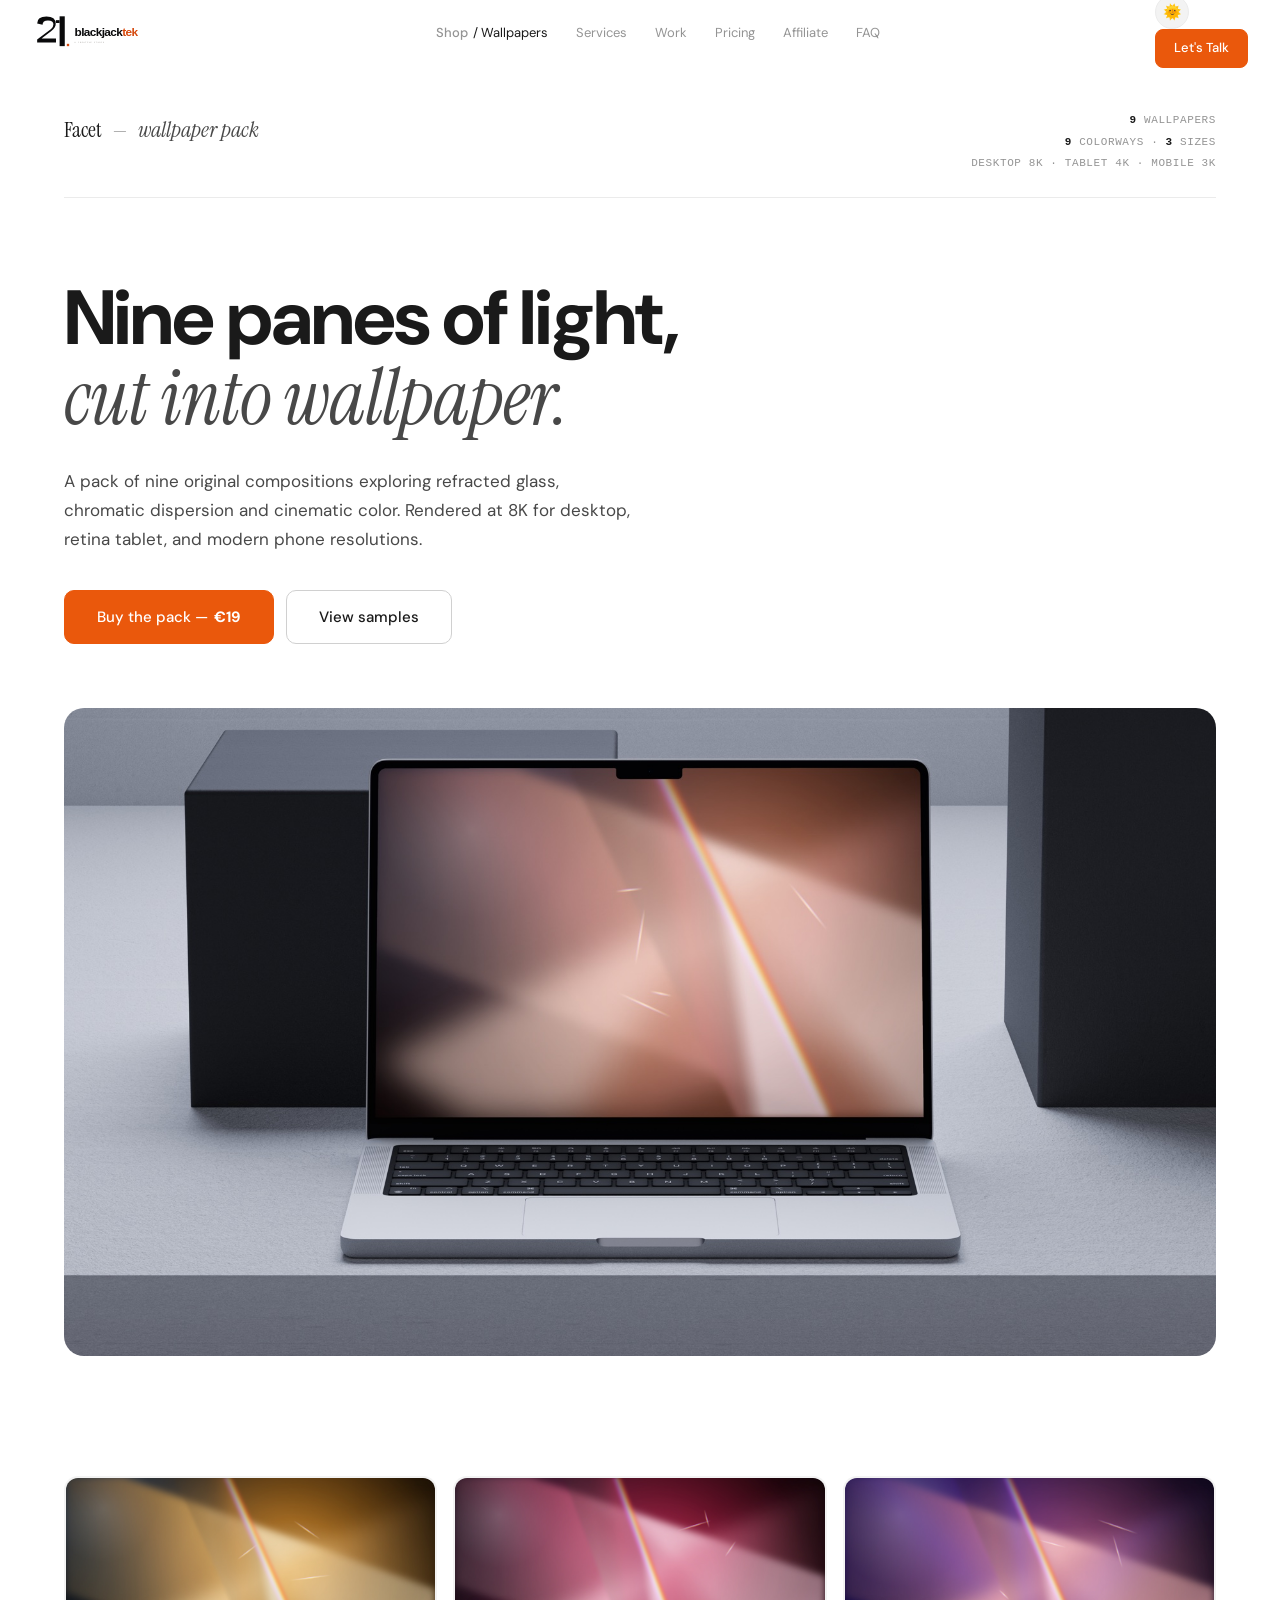
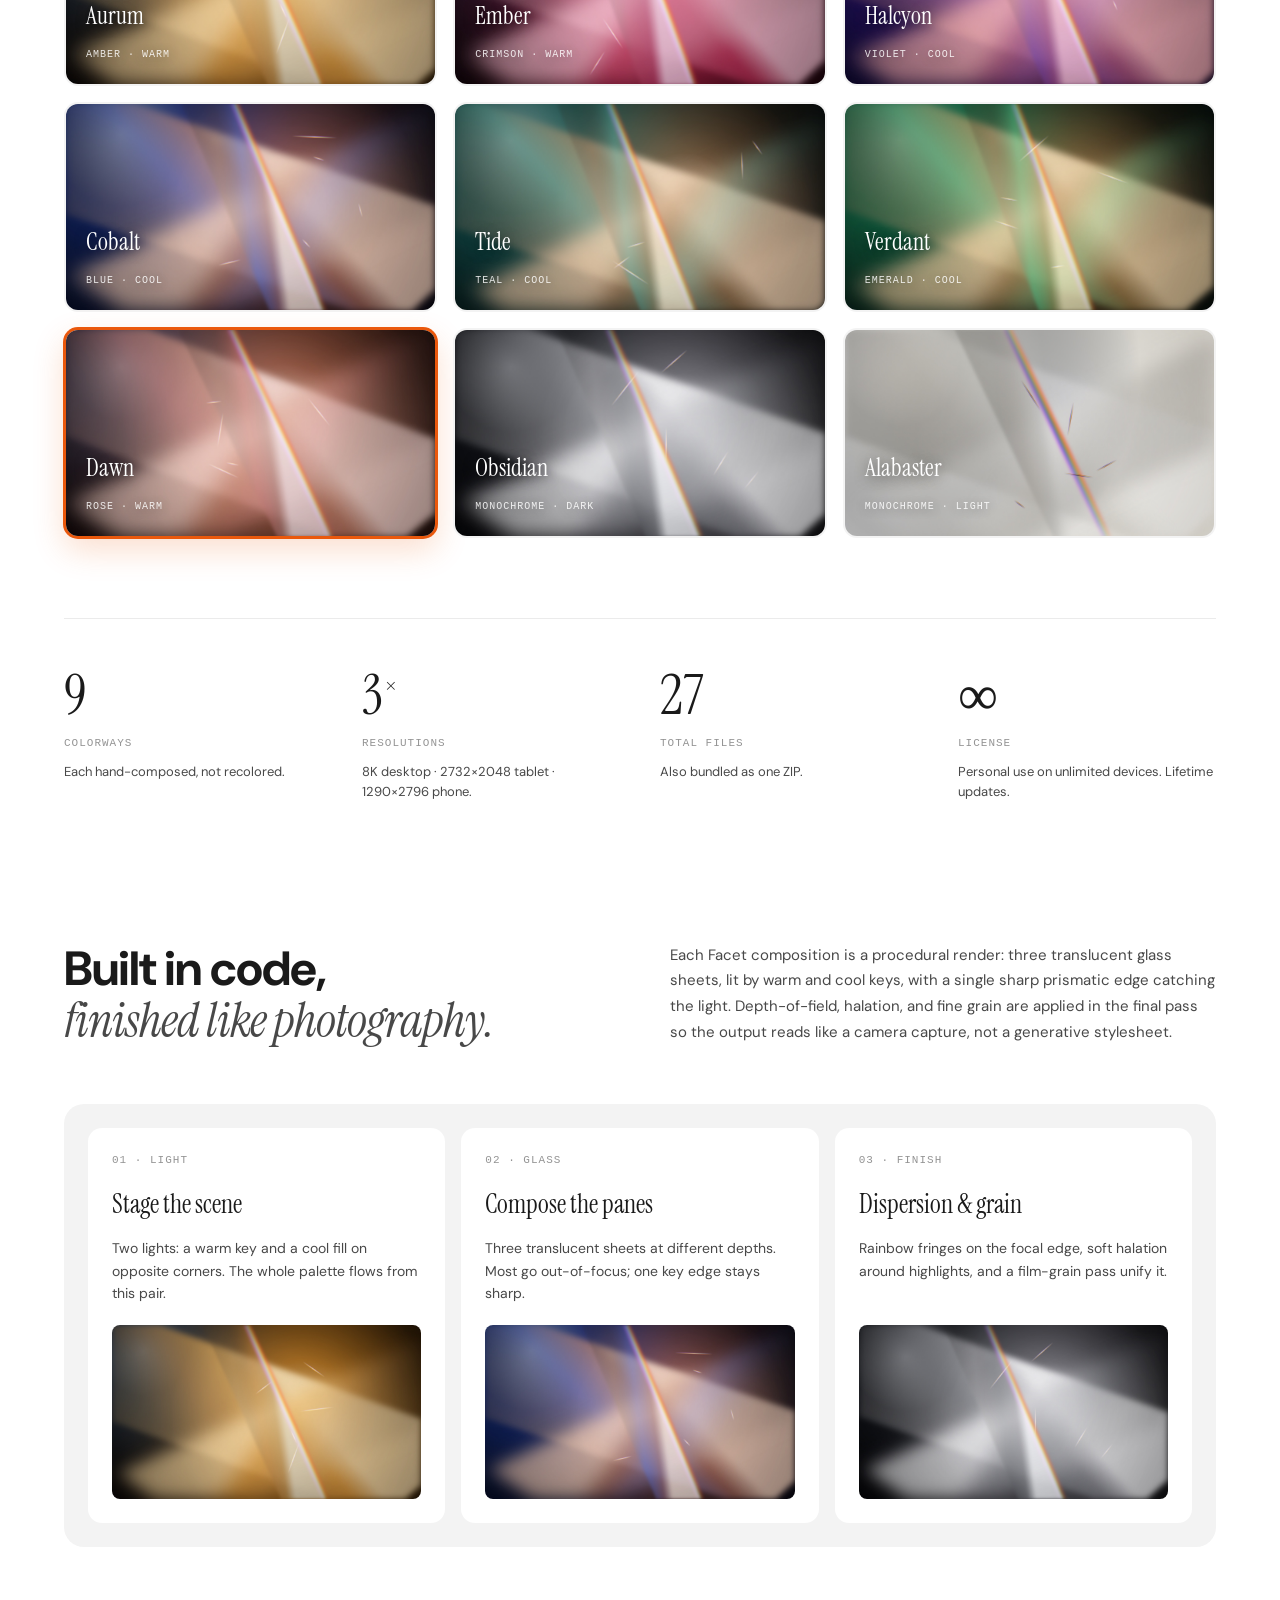
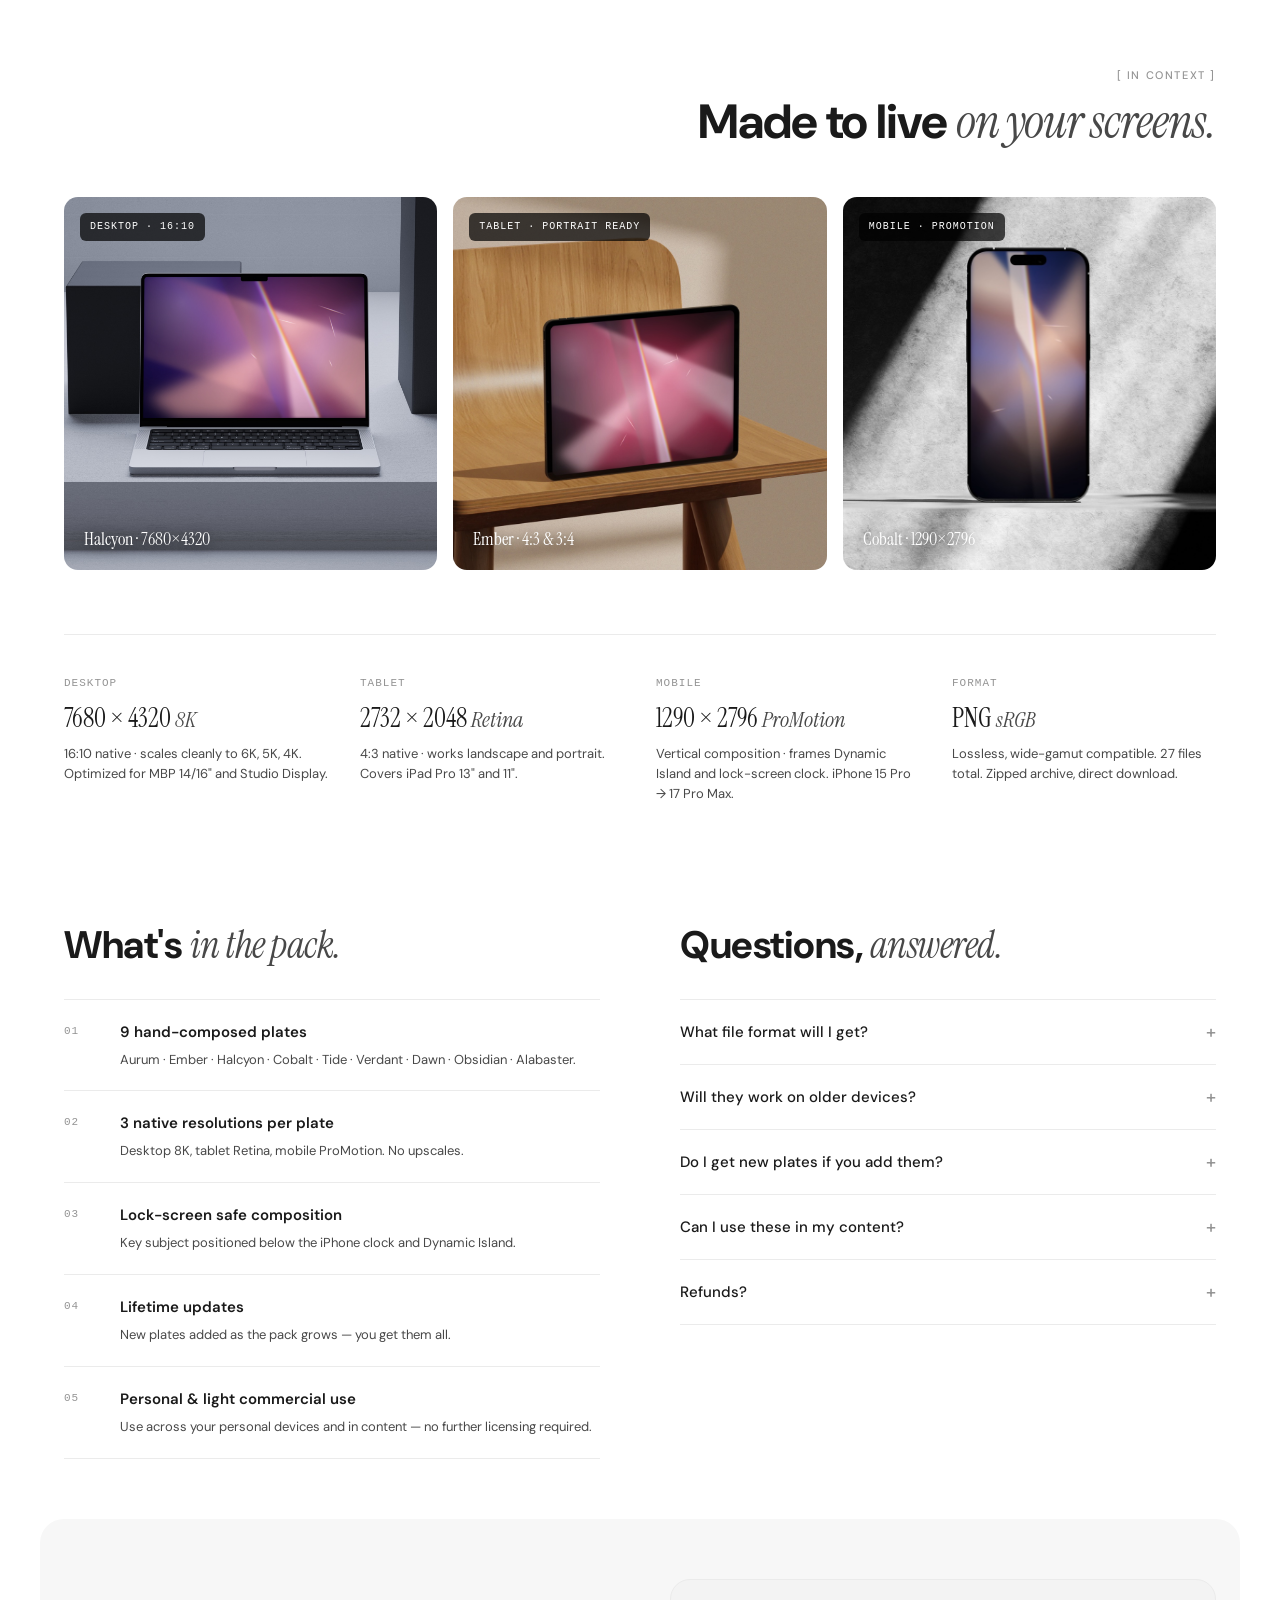
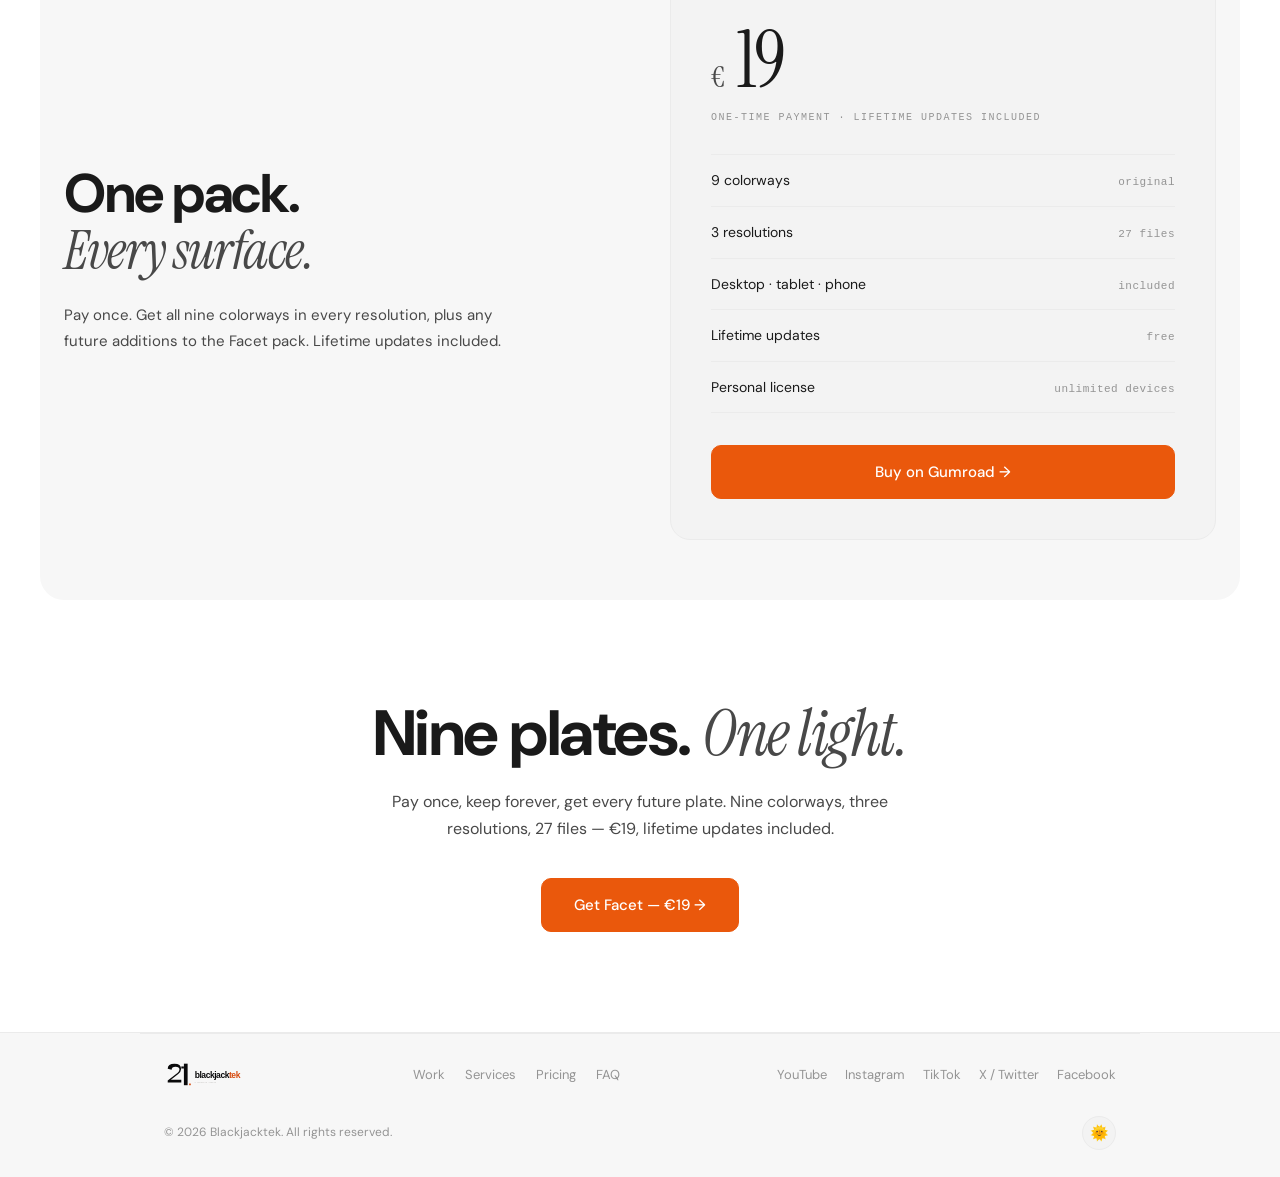
<file: facet-teaser/index.html>
<!DOCTYPE html>
<html lang="en" data-theme="dark">
<head>
  <meta charset="UTF-8" />
  <meta name="viewport" content="width=device-width, initial-scale=1.0" />
  <title>Facet — Out Now · Blackjacktek</title>
  <meta name="description" content="Facet is live. Nine panes of light, cut into wallpaper. Launch week: €10 with code FACETVIP." />
  <meta name="robots" content="noindex, nofollow" />
  <meta http-equiv="refresh" content="0; url=/facet.html" />
  <link rel="canonical" href="/facet.html" />
  <script>window.location.replace('/facet.html');</script>
  <link rel="preconnect" href="https://fonts.googleapis.com" />
  <link rel="preconnect" href="https://fonts.gstatic.com" crossorigin />
  <link href="https://fonts.googleapis.com/css2?family=DM+Sans:ital,opsz,wght@0,9..40,300;0,9..40,400;0,9..40,500;0,9..40,600;0,9..40,700;1,9..40,400&family=Instrument+Serif:ital@0;1&display=swap" rel="stylesheet" />
  <link rel="stylesheet" href="/style.css" />
  <link rel="icon" type="image/png" href="/brand/favicon.png" />
  <script>
    (function(){
      const t=localStorage.getItem('theme')||(window.matchMedia('(prefers-color-scheme:light)').matches?'light':'dark');
      document.documentElement.setAttribute('data-theme',t);
      if (history.scrollRestoration) history.scrollRestoration = 'manual';
      window.scrollTo(0, 0);
    })();
  </script>
  <style>
    /* ═════════════════════════════════════
       TEASER-SPECIFIC STYLES
    ═════════════════════════════════════ */
    /* HERO — dark canvas + narrow "pane of light" reveal strip */
    .teaser-hero {
      position: relative;
      height: calc(100vh - var(--nav-h));
      min-height: 620px;
      overflow: hidden;
      background: #0d0c0b;
      display: grid;
      grid-template-columns: 1fr minmax(180px, 22vw);
      color: #fff;
    }
    .teaser-hero-content {
      padding: 40px 48px 36px;
      display: grid;
      grid-template-rows: auto 1fr auto;
      gap: 24px;
      position: relative;
      z-index: 2;
    }
    .teaser-top-row { display: flex; justify-content: space-between; align-items: flex-start; }
    .teaser-label {
      font-size: 11px; font-weight: 500; letter-spacing: 1.6px;
      text-transform: uppercase; color: rgba(255,255,255,.7);
    }
    .teaser-plate-counter {
      font-size: 11px; letter-spacing: 1.2px;
      color: rgba(255,255,255,.7);
    }
    .teaser-plate-counter strong { color: #fff; font-weight: 500; }

    .teaser-headline { align-self: end; max-width: 820px; }
    .teaser-headline h1 {
      font-size: clamp(48px, 8vw, 116px);
      color: #fff;
      margin: 0;
    }
    .teaser-headline p {
      margin-top: 20px;
      max-width: 540px;
      font-size: 16px;
      color: rgba(255,255,255,.7);
    }

    .teaser-bottom-row {
      display: grid;
      grid-template-columns: 1fr auto;
      gap: 32px;
      align-items: end;
    }
    .teaser-countdown {
      display: flex;
      gap: 28px;
      align-items: flex-start;
    }
    .cd-unit { text-align: left; }
    .cd-num {
      font-family: 'Instrument Serif', Georgia, serif;
      font-size: clamp(40px, 5vw, 64px);
      line-height: 1;
      font-feature-settings: "tnum";
      letter-spacing: -1px;
      color: #fff;
    }
    .cd-label {
      font-size: 10px; letter-spacing: 1.6px; text-transform: uppercase;
      color: rgba(255,255,255,.5); margin-top: 4px;
    }

    .teaser-cta-group { display: flex; gap: 12px; align-items: center; }
    .teaser-cta-group .btn-ghost {
      color: #fff; border-color: rgba(255,255,255,.25); background: transparent;
    }
    .teaser-cta-group .btn-ghost:hover { color: #fff; border-color: #fff; }

    /* The "pane" — a narrow sliver of the wallpaper, rest of composition hidden */
    .teaser-hero-pane {
      position: relative;
      overflow: hidden;
      border-left: 1px solid rgba(255,255,255,.08);
    }
    .teaser-hero-plate {
      position: absolute; inset: 0;
      opacity: 0;
      transition: opacity 1.1s cubic-bezier(.2,.7,.2,1);
    }
    .teaser-hero-plate.active { opacity: 1; }
    .teaser-hero-plate img {
      /* Extreme zoom — ~3% of composition visible, reads as color + gradient */
      width: 100%; height: 100%;
      object-fit: cover;
      object-position: 50% 50%;
      transform: scale(5);
      display: block;
    }
    .teaser-hero-pane::before {
      /* Soft vertical vignette — fades pane edges into dark */
      content: "";
      position: absolute; inset: 0; z-index: 1;
      background: linear-gradient(180deg, rgba(13,12,11,.4) 0%, rgba(13,12,11,0) 15%, rgba(13,12,11,0) 85%, rgba(13,12,11,.4) 100%);
      pointer-events: none;
    }
    .teaser-pane-caption {
      position: absolute; bottom: 16px; left: 14px; right: 14px;
      z-index: 2;
      font-size: 10px; letter-spacing: 1.4px; text-transform: uppercase;
      color: rgba(255,255,255,.85);
      text-align: center;
      text-shadow: 0 1px 20px rgba(0,0,0,.6);
    }

    /* PROCESS */
    .teaser-process {
      max-width: var(--max-w);
      margin: 0 auto;
      padding: 96px 32px 72px;
    }
    .teaser-process-head {
      max-width: 640px;
      margin-bottom: 56px;
    }
    .teaser-process-head h2 {
      font-size: clamp(32px, 4.6vw, 52px);
      letter-spacing: -1px;
    }
    .teaser-process-head p {
      margin-top: 16px;
      color: var(--text2);
      font-size: 16px;
      max-width: 48ch;
    }
    .teaser-process-grid {
      display: grid;
      grid-template-columns: repeat(3, 1fr);
      gap: 24px;
    }
    .tproc-card {
      background: var(--surface);
      border: 1px solid var(--border);
      border-radius: 14px;
      padding: 28px;
    }
    .tproc-meta {
      font-size: 11px; letter-spacing: 1.4px; text-transform: uppercase;
      color: var(--muted); margin-bottom: 16px; display: block;
    }
    .tproc-card h3 {
      font-size: 20px; letter-spacing: -.3px; margin-bottom: 10px;
    }
    .tproc-card h3 em { font-family: 'Instrument Serif', serif; font-weight: 400; }
    .tproc-card p { color: var(--text2); font-size: 14.5px; }

    /* FILMSTRIP — 9 narrow slivers of each plate, all visible at once */
    .teaser-strip-section {
      max-width: var(--max-w);
      margin: 0 auto;
      padding: 40px 32px 96px;
    }
    .tstrip-head {
      display: flex;
      align-items: baseline;
      justify-content: space-between;
      margin-bottom: 24px;
      gap: 16px;
      flex-wrap: wrap;
    }
    .tstrip-head h2 { font-size: clamp(28px, 3.8vw, 40px); letter-spacing: -.8px; }
    .tstrip-head h2 em { color: var(--text2); }
    .tstrip-hint {
      font-size: 11px; letter-spacing: 1.4px; text-transform: uppercase;
      color: var(--muted);
    }
    .tstrip {
      display: grid;
      grid-template-columns: repeat(9, 1fr);
      gap: 6px;
      aspect-ratio: 3 / 2;
      max-height: 440px;
      border-radius: 18px;
      overflow: hidden;
    }
    .tstrip-slice {
      position: relative;
      overflow: hidden;
      background: #0d0c0b;
      cursor: pointer;
      border: none;
      padding: 0;
      transition: flex-grow .4s cubic-bezier(.2,.7,.2,1);
    }
    .tstrip-slice img {
      /* Extreme crop — near-abstract slice of each composition */
      width: 100%; height: 100%;
      object-fit: cover;
      object-position: 50% 50%;
      transform: scale(5);
      display: block;
      transition: transform .5s cubic-bezier(.2,.7,.2,1), opacity .3s;
    }
    .tstrip-slice:hover img { transform: scale(5.4); }
    /* Vary crop position per slice for visual rhythm */
    .tstrip-slice:nth-child(1) img { object-position: 30% 40%; }
    .tstrip-slice:nth-child(2) img { object-position: 65% 55%; }
    .tstrip-slice:nth-child(3) img { object-position: 45% 35%; }
    .tstrip-slice:nth-child(4) img { object-position: 60% 60%; }
    .tstrip-slice:nth-child(5) img { object-position: 35% 45%; }
    .tstrip-slice:nth-child(6) img { object-position: 55% 30%; }
    .tstrip-slice:nth-child(7) img { object-position: 40% 65%; }
    .tstrip-slice:nth-child(8) img { object-position: 70% 50%; }
    .tstrip-slice:nth-child(9) img { object-position: 50% 40%; }
    .tstrip-slice::after {
      content: "";
      position: absolute; inset: 0;
      background: linear-gradient(180deg, rgba(0,0,0,0) 40%, rgba(0,0,0,.65) 100%);
      pointer-events: none;
    }
    .tstrip-slice.active { outline: 2px solid var(--accent); outline-offset: -2px; z-index: 2; }
    .tstrip-num {
      position: absolute; top: 12px; left: 0; right: 0;
      text-align: center;
      font-size: 10px; letter-spacing: 1.4px;
      color: rgba(255,255,255,.8);
      z-index: 2;
      text-shadow: 0 1px 8px rgba(0,0,0,.6);
    }
    .tstrip-name {
      position: absolute; bottom: 10px; left: 0; right: 0;
      text-align: center;
      font-size: 10px; letter-spacing: 1.4px; text-transform: uppercase;
      color: #fff; z-index: 2;
      text-shadow: 0 1px 8px rgba(0,0,0,.6);
    }
    .tstrip-foot {
      margin-top: 16px;
      font-size: 13px;
      color: var(--text2);
      display: flex;
      justify-content: space-between;
      flex-wrap: wrap;
      gap: 8px;
    }
    .tstrip-foot em { font-family: 'Instrument Serif', serif; font-style: italic; font-weight: 400; color: var(--text); }

    /* WAITLIST */
    .teaser-waitlist {
      max-width: var(--max-w);
      margin: 0 auto 96px;
      padding: 0 32px;
    }
    .tw-card {
      background: var(--surface);
      border: 1px solid var(--border);
      border-radius: 20px;
      padding: 56px;
      display: grid;
      grid-template-columns: 1.2fr 1fr;
      gap: 56px;
      align-items: center;
    }
    .tw-left h2 { font-size: clamp(32px, 4vw, 44px); letter-spacing: -.8px; }
    .tw-left h2 em { font-family: 'Instrument Serif', serif; font-weight: 400; }
    .tw-left p { color: var(--text2); margin-top: 14px; font-size: 15px; max-width: 42ch; }
    .tw-left p.fine { font-size: 13px; color: var(--muted); margin-top: 10px; }

    .tw-form { display: flex; flex-direction: column; gap: 14px; }
    .tw-form label {
      font-size: 11px; letter-spacing: 1.4px; text-transform: uppercase;
      color: var(--muted);
    }
    .tw-input-row {
      display: flex; gap: 0;
      border: 1px solid var(--border2);
      border-radius: 10px;
      background: var(--bg);
      overflow: hidden;
      transition: border-color .15s;
    }
    .tw-input-row:focus-within { border-color: var(--accent); }
    .tw-input {
      flex: 1;
      background: transparent;
      border: none;
      font-family: inherit;
      font-size: 15px;
      color: var(--text);
      padding: 14px 16px;
      outline: none;
    }
    .tw-input::placeholder { color: var(--muted); }
    .tw-submit {
      background: var(--accent);
      color: #fff;
      border: none;
      font-family: inherit;
      font-size: 14px;
      font-weight: 500;
      padding: 14px 22px;
      cursor: pointer;
      transition: background .15s;
    }
    .tw-submit:hover { background: var(--accent-h); }
    .tw-note {
      font-size: 12.5px;
      color: var(--muted);
      min-height: 18px;
    }

    /* LAUNCH-DAY FLAG (small helper text for you) */
    .teaser-launch-note {
      max-width: var(--max-w);
      margin: 0 auto 48px;
      padding: 0 32px;
      font-size: 12px; color: var(--muted);
      text-align: center;
    }

    /* ═════════════════════════════════════
       RESPONSIVE
    ═════════════════════════════════════ */
    @media (max-width: 900px) {
      .teaser-hero {
        min-height: 620px;
        grid-template-columns: 1fr;
        grid-template-rows: 1fr 160px;
      }
      .teaser-hero-content { padding: 28px 20px; }
      .teaser-bottom-row { grid-template-columns: 1fr; gap: 20px; }
      .teaser-countdown { gap: 18px; }
      .teaser-hero-pane { border-left: none; border-top: 1px solid rgba(255,255,255,.08); }
      .teaser-hero-plate img { transform: scale(1.8); }
      .teaser-process { padding: 64px 20px 40px; }
      .teaser-process-grid { grid-template-columns: 1fr; }
      .teaser-strip-section { padding: 32px 20px 72px; }
      .tstrip {
        grid-template-columns: repeat(9, 24vw);
        aspect-ratio: auto;
        height: 60vw;
        max-height: 480px;
        overflow-x: auto;
        scroll-snap-type: x mandatory;
        border-radius: 14px;
      }
      .tstrip-slice { scroll-snap-align: start; }
      .teaser-waitlist { padding: 0 20px; margin-bottom: 64px; }
      .tw-card { grid-template-columns: 1fr; padding: 32px; gap: 32px; }
    }
  </style>
</head>
<body>

<!-- NAV -->
<nav class="nav" id="nav">
  <a href="/" class="nav-logo">
    <img class="nav-logo-img nav-logo-light" src="/brand/blackjacktek-full-color.svg" alt="Blackjacktek" />
    <img class="nav-logo-img nav-logo-dark" src="/brand/blackjacktek-full-knockout.svg" alt="Blackjacktek" />
  </a>
  <ul class="nav-links">
    <li><a href="/#shop">Shop</a></li>
    <li><a href="/#services">Services</a></li>
    <li><a href="/#work">Work</a></li>
    <li><a href="/#pricing">Pricing</a></li>
    <li><a href="/#gear">Affiliate</a></li>
    <li><a href="/#faq">FAQ</a></li>
  </ul>
  <div class="nav-end">
    <button class="theme-toggle" id="theme-toggle" aria-label="Toggle theme">🌙</button>
    <a href="#waitlist" class="btn btn-primary nav-cta">Join Waitlist</a>
  </div>
</nav>

<!-- HERO -->
<section class="teaser-hero">
  <div class="teaser-hero-content">
    <div class="teaser-top-row">
      <span class="teaser-label">[ Vol. 01 · Coming April 28 ]</span>
      <span class="teaser-plate-counter"><strong id="hero-plate-num">01</strong> / 09</span>
    </div>

    <div class="teaser-headline">
      <h1>Nine panes of light,<br><em>cut into wallpaper.</em></h1>
      <p>A new drop from Blackjacktek — nine original compositions exploring refracted glass, chromatic dispersion and cinematic color. A sliver now, the full set on April 28.</p>
    </div>

    <div class="teaser-bottom-row">
      <div class="teaser-countdown" id="countdown">
        <div class="cd-unit"><div class="cd-num" id="cd-days">00</div><div class="cd-label">Days</div></div>
        <div class="cd-unit"><div class="cd-num" id="cd-hours">00</div><div class="cd-label">Hours</div></div>
        <div class="cd-unit"><div class="cd-num" id="cd-mins">00</div><div class="cd-label">Min</div></div>
        <div class="cd-unit"><div class="cd-num" id="cd-secs">00</div><div class="cd-label">Sec</div></div>
      </div>
      <div class="teaser-cta-group">
        <a href="#gallery" class="btn btn-ghost">Preview plates</a>
        <a href="#waitlist" class="btn btn-primary">Get early access →</a>
      </div>
    </div>
  </div>

  <!-- The "pane" — narrow sliver of the cycling plate -->
  <div class="teaser-hero-pane">
    <div id="hero-plates"></div>
    <div class="teaser-pane-caption" id="hero-pane-caption">Plate I — Alabaster</div>
  </div>
</section>

<!-- PROCESS -->
<section class="teaser-process">
  <div class="teaser-process-head">
    <span class="label">[ The Approach ]</span>
    <h2>Built in code,<br><em>finished like photography.</em></h2>
    <p>Each Facet plate is a procedural render: glass sheets, warm + cool keys, a single sharp prismatic edge. Grain and halation are applied last, so the output reads like a camera capture — not a generative stylesheet.</p>
  </div>

  <div class="teaser-process-grid">
    <div class="tproc-card">
      <span class="tproc-meta">01 · The idea</span>
      <h3>Quiet enough to <em>live with.</em></h3>
      <p>A wallpaper shouldn't shout. Nine compositions built from one geometric language — quiet enough to hold the room, strange enough to notice.</p>
    </div>
    <div class="tproc-card">
      <span class="tproc-meta">02 · The rule</span>
      <h3>One palette. <em>Nine variations.</em></h3>
      <p>Every plate is drawn from the same angles and the same light model. Constraint first, variation second. What comes out is a family — not a gallery.</p>
    </div>
    <div class="tproc-card">
      <span class="tproc-meta">03 · The pack</span>
      <h3>Three sizes. <em>One download.</em></h3>
      <p>Delivered in 8K desktop, Retina tablet, and ProMotion mobile — 27 files total. Drops once, stays in your library. No subscriptions.</p>
    </div>
  </div>
</section>

<!-- FILMSTRIP — all 9 plates, sliced -->
<section class="teaser-strip-section" id="gallery">
  <div class="tstrip-head">
    <h2>Nine slivers<em>, one family.</em></h2>
    <span class="tstrip-hint">Tap a sliver to shift the hero pane</span>
  </div>
  <div class="tstrip" id="tstrip"></div>
  <div class="tstrip-foot">
    <span>A 10% crop of each plate.</span>
    <span><em>The other 90%</em> on April 28.</span>
  </div>
</section>

<!-- WAITLIST -->
<section class="teaser-waitlist" id="waitlist">
  <div class="tw-card">
    <div class="tw-left">
      <span class="label">[ Early access ]</span>
      <h2>Be the first to <em>know.</em></h2>
      <p>Follow Blackjacktek on Gumroad and you'll get a note the minute Facet drops on April 28 — plus a launch-week discount only sent to the list.</p>
      <p class="fine">No spam. One email at launch. Unfollow anytime.</p>
    </div>
    <form class="tw-form" id="waitlist-form" action="https://blackjacktek.gumroad.com/follow" method="get" target="_blank">
      <label for="email">Email address</label>
      <div class="tw-input-row">
        <input class="tw-input" type="email" name="email" id="email" placeholder="you@somewhere.com" required>
        <button class="tw-submit" type="submit">Follow →</button>
      </div>
      <div class="tw-note" id="tw-note">Submitting opens Gumroad to confirm your follow. Takes one click.</div>
    </form>
  </div>
</section>

<!-- FOOTER -->
<footer class="footer">
  <div class="footer-bottom">
    <span class="footer-logo">
      <img class="footer-logo-img footer-logo-light" src="/brand/blackjacktek-full-color.svg" alt="Blackjacktek" />
      <img class="footer-logo-img footer-logo-dark" src="/brand/blackjacktek-full-knockout.svg" alt="Blackjacktek" />
    </span>
    <nav class="footer-nav">
      <a href="/#work">Work</a>
      <a href="/#services">Services</a>
      <a href="/#pricing">Pricing</a>
      <a href="/#faq">FAQ</a>
    </nav>
    <div class="footer-social">
      <a href="https://youtube.com/@blackjacktek" target="_blank" rel="noopener">YouTube</a>
      <a href="http://instagram.com/BlackjackTek" target="_blank" rel="noopener">Instagram</a>
      <a href="https://vm.tiktok.com/ZMNUq7fxf/" target="_blank" rel="noopener">TikTok</a>
      <a href="https://mobile.twitter.com/_BlackjackTek_" target="_blank" rel="noopener">X / Twitter</a>
    </div>
  </div>
  <div class="footer-copy">
    <span>© 2026 Blackjacktek. All rights reserved.</span>
    <button class="theme-toggle" id="theme-toggle-foot" aria-label="Toggle theme">🌙</button>
  </div>
</footer>

<script>
  // =========================================================
  // THEME (shared pattern with facet.html / index.html)
  // =========================================================
  function applyTheme(t){
    document.documentElement.setAttribute('data-theme',t);
    localStorage.setItem('theme',t);
    document.querySelectorAll('.theme-toggle').forEach(b=>{ b.textContent = t==='dark' ? '🌙' : '🌞'; });
  }
  applyTheme(document.documentElement.getAttribute('data-theme'));
  document.querySelectorAll('.theme-toggle').forEach(b=>{
    b.addEventListener('click',()=>{
      applyTheme(document.documentElement.getAttribute('data-theme')==='dark'?'light':'dark');
    });
  });

  // =========================================================
  // PLATES — same 9 as facet.html (order = display order)
  // =========================================================
  const PLATES = [
    { id: 'alabaster', name: 'Alabaster', sub: 'Monochrome · Light' },
    { id: 'aurum',     name: 'Aurum',     sub: 'Amber · Warm' },
    { id: 'ember',     name: 'Ember',     sub: 'Crimson · Warm' },
    { id: 'dawn',      name: 'Dawn',      sub: 'Rose · Warm' },
    { id: 'halcyon',   name: 'Halcyon',   sub: 'Violet · Cool' },
    { id: 'cobalt',    name: 'Cobalt',    sub: 'Blue · Cool' },
    { id: 'tide',      name: 'Tide',      sub: 'Teal · Cool' },
    { id: 'verdant',   name: 'Verdant',   sub: 'Emerald · Cool' },
    { id: 'obsidian',  name: 'Obsidian',  sub: 'Monochrome · Dark' }
  ];
  const ROMAN = ['I','II','III','IV','V','VI','VII','VIII','IX'];
  const imgSrc = p => `/facet-assets/wallpapers/facet_${p.id}_desktop_7680x4320.jpg`;

  const heroPlates = document.getElementById('hero-plates');
  const tstrip = document.getElementById('tstrip');

  PLATES.forEach((p, i) => {
    // Hero pane plate (fades between)
    const h = document.createElement('div');
    h.className = 'teaser-hero-plate' + (i === 0 ? ' active' : '');
    h.innerHTML = `<img src="${imgSrc(p)}" alt="Facet — ${p.name}" ${i === 0 ? '' : 'loading="lazy"'}>`;
    heroPlates.appendChild(h);

    // Filmstrip sliver
    const s = document.createElement('button');
    s.className = 'tstrip-slice' + (i === 0 ? ' active' : '');
    s.type = 'button';
    s.title = p.name;
    s.innerHTML = `
      <span class="tstrip-num">${String(i+1).padStart(2,'0')}</span>
      <img src="${imgSrc(p)}" alt="${p.name}" loading="lazy">
      <span class="tstrip-name">${p.name}</span>`;
    s.addEventListener('click', () => {
      setHero(i);
      userSelectedAt = Date.now();
    });
    tstrip.appendChild(s);
  });

  function setHero(i) {
    currentIdx = i;
    document.querySelectorAll('.teaser-hero-plate').forEach((el, idx) => el.classList.toggle('active', idx === i));
    document.querySelectorAll('.tstrip-slice').forEach((el, idx) => el.classList.toggle('active', idx === i));
    document.getElementById('hero-plate-num').textContent = String(i+1).padStart(2,'0');
    document.getElementById('hero-pane-caption').textContent = `Plate ${ROMAN[i]} — ${PLATES[i].name}`;
  }

  // =========================================================
  // COUNTDOWN — fixed target, same for every visitor
  // Launch: April 28 2026, 11:00 AM Italy (CEST, UTC+2)
  // =========================================================
  const LAUNCH = new Date('2026-04-28T11:00:00+02:00').getTime();
  function tick() {
    let diff = Math.max(0, LAUNCH - Date.now());
    const d = Math.floor(diff / 86400000); diff -= d * 86400000;
    const h = Math.floor(diff / 3600000);  diff -= h * 3600000;
    const m = Math.floor(diff / 60000);    diff -= m * 60000;
    const s = Math.floor(diff / 1000);
    document.getElementById('cd-days').textContent  = String(d).padStart(2,'0');
    document.getElementById('cd-hours').textContent = String(h).padStart(2,'0');
    document.getElementById('cd-mins').textContent  = String(m).padStart(2,'0');
    document.getElementById('cd-secs').textContent  = String(s).padStart(2,'0');
  }
  tick(); setInterval(tick, 1000);

  // =========================================================
  // HERO PANE auto-cycle — pauses 12s after a manual click
  // =========================================================
  let currentIdx = 0;
  let userSelectedAt = 0;
  const CYCLE_MS = 3600;
  const PAUSE_AFTER_CLICK_MS = 12000;
  setInterval(() => {
    if (Date.now() - userSelectedAt < PAUSE_AFTER_CLICK_MS) return;
    setHero((currentIdx + 1) % PLATES.length);
  }, CYCLE_MS);

  // =========================================================
  // WAITLIST — submits email to Gumroad follow page (prefilled)
  // =========================================================
  const form = document.getElementById('waitlist-form');
  const note = document.getElementById('tw-note');
  form.addEventListener('submit', () => {
    note.textContent = 'Opening Gumroad to confirm your follow…';
    setTimeout(() => { note.textContent = 'Thanks — check the Gumroad tab to confirm.'; }, 800);
  });

  // =========================================================
  // Nav border-on-scroll (matches other site pages)
  // =========================================================
  const nav = document.getElementById('nav');
  const onScroll = () => { nav.classList.toggle('scrolled', window.scrollY > 8); };
  window.addEventListener('scroll', onScroll, { passive: true });
  onScroll();
</script>

</body>
</html>
</file>
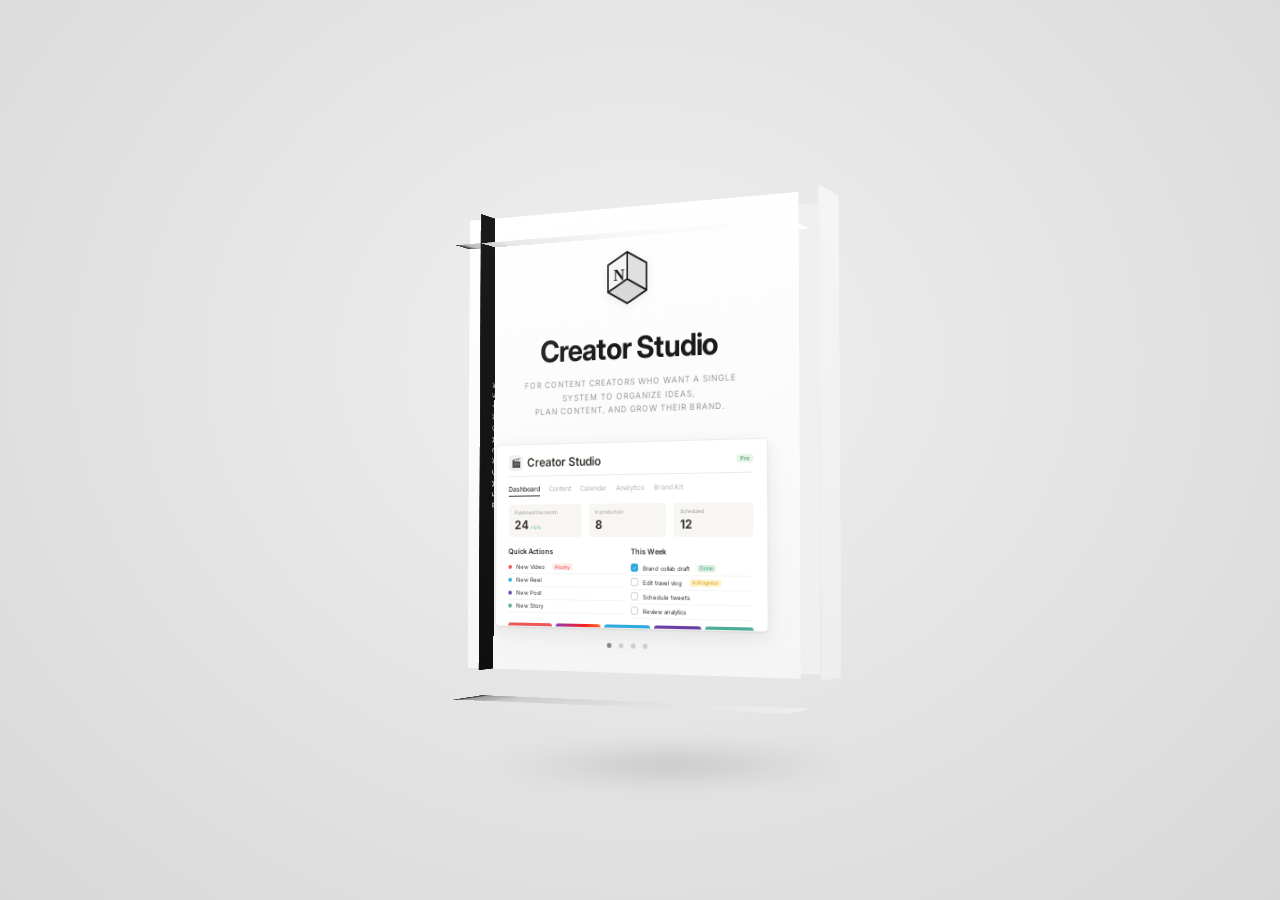
<file: creator-studio-mockup.html>
<!DOCTYPE html>
<html lang="en">
<head>
<meta charset="UTF-8">
<meta name="viewport" content="width=device-width, initial-scale=1.0">
<title>Creator Studio — Product Mockup</title>
<style>
  @import url('https://fonts.googleapis.com/css2?family=Inter:wght@300;400;500;600;700&display=swap');

  * { margin: 0; padding: 0; box-sizing: border-box; }

  body {
    background: radial-gradient(ellipse at 50% 40%, #f0f0f0 0%, #d8d8d8 100%);
    display: flex;
    align-items: center;
    justify-content: center;
    min-height: 100vh;
    font-family: 'Inter', -apple-system, sans-serif;
    overflow: hidden;
  }

  .scene {
    width: 1000px;
    height: 800px;
    perspective: 1800px;
    display: flex;
    align-items: center;
    justify-content: center;
    position: relative;
  }

  /* Soft shadow under the box */
  .shadow {
    position: absolute;
    bottom: 70px;
    left: 50%;
    transform: translateX(-42%) skewX(-8deg);
    width: 380px;
    height: 30px;
    background: radial-gradient(ellipse at center, rgba(0,0,0,0.22) 0%, rgba(0,0,0,0.08) 40%, transparent 70%);
    filter: blur(12px);
    z-index: 0;
  }

  .box-wrapper {
    transform-style: preserve-3d;
    transform: rotateX(3deg) rotateY(-25deg) translateY(-10px);
    position: relative;
    z-index: 1;
  }

  .box {
    width: 360px;
    height: 460px;
    position: relative;
    transform-style: preserve-3d;
  }

  /* ── FRONT FACE ── */
  .face-front {
    position: absolute;
    width: 360px;
    height: 460px;
    background: linear-gradient(175deg, #ffffff 0%, #fafafa 60%, #f5f5f5 100%);
    backface-visibility: hidden;
    display: flex;
    flex-direction: column;
    align-items: center;
    padding: 36px 32px 24px;
    transform: translateZ(30px);
  }

  /* Subtle light reflection on front */
  .face-front::after {
    content: '';
    position: absolute;
    top: 0; left: 0; right: 0; bottom: 0;
    background: linear-gradient(120deg, rgba(255,255,255,0.15) 0%, transparent 40%);
    pointer-events: none;
  }

  /* Notion logo — authentic style */
  .notion-logo {
    width: 72px;
    height: 72px;
    margin-bottom: 14px;
    position: relative;
  }

  .notion-logo svg {
    width: 100%;
    height: 100%;
    filter: drop-shadow(0 2px 4px rgba(0,0,0,0.08));
  }

  .product-name {
    font-size: 30px;
    font-weight: 700;
    color: #1a1a1a;
    letter-spacing: -0.8px;
    margin-bottom: 10px;
  }

  .product-tagline {
    font-size: 8.5px;
    color: #999;
    text-align: center;
    line-height: 1.6;
    letter-spacing: 1px;
    text-transform: uppercase;
    max-width: 260px;
    margin-bottom: 24px;
  }

  /* Screenshot area */
  .screenshot-wrapper {
    width: 296px;
    height: 210px;
    background: #fff;
    border-radius: 5px;
    box-shadow:
      0 1px 2px rgba(0,0,0,0.06),
      0 4px 16px rgba(0,0,0,0.05),
      0 12px 32px rgba(0,0,0,0.04);
    overflow: hidden;
    border: 1px solid rgba(0,0,0,0.07);
    position: relative;
  }

  /* Fake Notion UI inside screenshot */
  .notion-ui {
    width: 100%;
    height: 100%;
    padding: 10px 14px;
    font-size: 7px;
    color: #37352f;
    background: #fff;
  }

  .notion-ui .n-header {
    display: flex;
    align-items: center;
    gap: 5px;
    margin-bottom: 8px;
    padding-bottom: 5px;
    border-bottom: 1px solid #ebebea;
  }

  .notion-ui .n-icon {
    width: 16px;
    height: 16px;
    background: #f1f1f0;
    border-radius: 3px;
    display: flex;
    align-items: center;
    justify-content: center;
    font-size: 9px;
  }

  .notion-ui .n-title {
    font-size: 12px;
    font-weight: 600;
    color: #37352f;
  }

  .notion-ui .n-badge {
    font-size: 5.5px;
    background: #e8f5e9;
    color: #2e7d32;
    padding: 1px 4px;
    border-radius: 2px;
    margin-left: auto;
  }

  .notion-ui .n-tabs {
    display: flex;
    gap: 10px;
    margin-bottom: 8px;
    font-size: 7px;
    color: #b4b4b0;
  }

  .notion-ui .n-tabs span:first-child {
    color: #37352f;
    font-weight: 500;
    border-bottom: 1.5px solid #37352f;
    padding-bottom: 2px;
  }

  .notion-ui .n-stats {
    display: flex;
    gap: 8px;
    margin-bottom: 10px;
  }

  .notion-ui .n-stat {
    flex: 1;
    background: #f7f6f3;
    border-radius: 4px;
    padding: 5px 7px;
  }

  .notion-ui .n-stat-label {
    font-size: 5px;
    color: #9b9a97;
    display: block;
    margin-bottom: 2px;
    white-space: nowrap;
  }

  .notion-ui .n-stat-val {
    font-size: 12px;
    font-weight: 700;
    color: #37352f;
  }

  .notion-ui .n-stat-sub {
    font-size: 4.5px;
    color: #4dab9a;
  }

  .notion-ui .n-section-title {
    font-size: 7.5px;
    font-weight: 600;
    margin-bottom: 5px;
    color: #37352f;
  }

  .notion-ui .n-row {
    display: flex;
    align-items: center;
    gap: 5px;
    padding: 2.5px 0;
    border-bottom: 1px solid #f5f5f4;
    font-size: 6px;
  }

  .notion-ui .n-dot {
    width: 4px;
    height: 4px;
    border-radius: 50%;
    flex-shrink: 0;
  }

  .notion-ui .n-check {
    width: 8px;
    height: 8px;
    border: 1px solid #d4d4d0;
    border-radius: 2px;
    flex-shrink: 0;
    display: flex;
    align-items: center;
    justify-content: center;
    font-size: 5px;
  }

  .notion-ui .n-check.done {
    background: #2eaadc;
    border-color: #2eaadc;
    color: #fff;
  }

  .notion-ui .n-columns {
    display: flex;
    gap: 8px;
    margin-top: 2px;
  }

  .notion-ui .n-col {
    flex: 1;
  }

  .notion-ui .n-tag {
    display: inline-block;
    padding: 0.5px 3px;
    border-radius: 2px;
    font-size: 5px;
    margin-left: 3px;
    font-weight: 500;
  }

  /* Color blocks row at bottom */
  .notion-ui .n-blocks {
    display: flex;
    gap: 4px;
    margin-top: 6px;
  }

  .notion-ui .n-block {
    flex: 1;
    height: 18px;
    border-radius: 3px;
    display: flex;
    align-items: center;
    justify-content: center;
    font-size: 4.5px;
    color: #fff;
    font-weight: 500;
    letter-spacing: 0.3px;
  }

  /* ── SPINE (LEFT SIDE) ── */
  .face-spine {
    position: absolute;
    width: 60px;
    height: 460px;
    background: linear-gradient(180deg, #1a1a1a 0%, #0f0f0f 100%);
    transform: rotateY(-90deg) translateZ(-30px);
    transform-origin: left center;
    display: flex;
    align-items: center;
    justify-content: center;
  }

  /* Subtle highlight on spine edge */
  .face-spine::after {
    content: '';
    position: absolute;
    top: 0; right: 0;
    width: 2px;
    height: 100%;
    background: linear-gradient(180deg, rgba(255,255,255,0.08) 0%, rgba(255,255,255,0.02) 100%);
  }

  .spine-text {
    color: #fff;
    font-size: 9px;
    font-weight: 600;
    letter-spacing: 5px;
    text-transform: uppercase;
    writing-mode: vertical-rl;
    text-orientation: mixed;
    transform: rotate(180deg);
    opacity: 0.7;
  }

  /* ── TOP FACE ── */
  .face-top {
    position: absolute;
    width: 360px;
    height: 60px;
    background: linear-gradient(90deg, #222 0%, #bbb 3%, #e8e8e8 15%, #f8f8f8 50%, #fff 100%);
    transform: rotateX(90deg) translateZ(-30px);
    transform-origin: top center;
  }

  /* ── BACK FACE ── */
  .face-back {
    position: absolute;
    width: 360px;
    height: 460px;
    background: #f0f0f0;
    transform: translateZ(-30px);
  }

  /* ── RIGHT FACE ── */
  .face-right {
    position: absolute;
    width: 60px;
    height: 460px;
    background: linear-gradient(180deg, #f5f5f5 0%, #eee 100%);
    transform: rotateY(90deg) translateZ(330px);
    transform-origin: right center;
    box-shadow: inset 2px 0 6px rgba(0,0,0,0.03);
  }

  /* ── BOTTOM FACE ── */
  .face-bottom {
    position: absolute;
    width: 360px;
    height: 60px;
    background: linear-gradient(90deg, #181818 0%, #999 3%, #ccc 15%, #e0e0e0 50%, #eee 100%);
    transform: rotateX(-90deg) translateZ(430px);
    transform-origin: bottom center;
  }

  /* Page dots */
  .page-dots {
    display: flex;
    gap: 8px;
    margin-top: auto;
    padding-top: 14px;
  }

  .page-dots span {
    width: 5px;
    height: 5px;
    border-radius: 50%;
    background: #d0d0d0;
  }

  .page-dots span.active {
    background: #888;
  }
</style>
</head>
<body>

<div class="scene">
  <div class="shadow"></div>
  <div class="box-wrapper">
    <div class="box">

      <!-- BACK -->
      <div class="face-back"></div>

      <!-- FRONT -->
      <div class="face-front">
        <!-- Notion Logo — 3D cube with N -->
        <div class="notion-logo">
          <svg viewBox="0 0 120 120" xmlns="http://www.w3.org/2000/svg">
            <!-- Back face of cube -->
            <path d="M60 15 L95 35 L95 80 L60 100 L25 80 L25 35Z" fill="#fff" stroke="#1a1a1a" stroke-width="2.5" stroke-linejoin="round"/>
            <!-- Right face -->
            <path d="M60 15 L95 35 L95 80 L60 60Z" fill="#e0e0e0" stroke="#1a1a1a" stroke-width="2.5" stroke-linejoin="round"/>
            <!-- Left face -->
            <path d="M60 15 L25 35 L25 80 L60 60Z" fill="#f5f5f5" stroke="#1a1a1a" stroke-width="2.5" stroke-linejoin="round"/>
            <!-- Bottom face -->
            <path d="M25 80 L60 100 L95 80 L60 60Z" fill="#d8d8d8" stroke="#1a1a1a" stroke-width="2.5" stroke-linejoin="round"/>
            <!-- N letter on front-left face -->
            <text x="45" y="62" font-family="Georgia, 'Times New Roman', serif" font-size="28" font-weight="700" fill="#1a1a1a" text-anchor="middle">N</text>
          </svg>
        </div>

        <div class="product-name">Creator Studio</div>
        <p class="product-tagline">
          For content creators who want a single system to organize ideas,<br>
          plan content, and grow their brand.
        </p>

        <!-- Fake Notion Screenshot -->
        <div class="screenshot-wrapper">
          <div class="notion-ui">
            <div class="n-header">
              <div class="n-icon">🎬</div>
              <span class="n-title">Creator Studio</span>
              <span class="n-badge">Pro</span>
            </div>
            <div class="n-tabs">
              <span>Dashboard</span>
              <span>Content</span>
              <span>Calendar</span>
              <span>Analytics</span>
              <span>Brand Kit</span>
            </div>
            <div class="n-stats">
              <div class="n-stat">
                <span class="n-stat-label">Published this month</span>
                <span class="n-stat-val">24</span>
                <span class="n-stat-sub">+12%</span>
              </div>
              <div class="n-stat">
                <span class="n-stat-label">In production</span>
                <span class="n-stat-val">8</span>
              </div>
              <div class="n-stat">
                <span class="n-stat-label">Scheduled</span>
                <span class="n-stat-val">12</span>
              </div>
            </div>
            <div class="n-columns">
              <div class="n-col">
                <div class="n-section-title">Quick Actions</div>
                <div class="n-row"><div class="n-dot" style="background:#eb5757"></div> New Video <span class="n-tag" style="background:#fdecea;color:#eb5757">Priority</span></div>
                <div class="n-row"><div class="n-dot" style="background:#2eaadc"></div> New Reel</div>
                <div class="n-row"><div class="n-dot" style="background:#6940a5"></div> New Post</div>
                <div class="n-row"><div class="n-dot" style="background:#4dab9a"></div> New Story</div>
              </div>
              <div class="n-col">
                <div class="n-section-title">This Week</div>
                <div class="n-row"><div class="n-check done">&#10003;</div> Brand collab draft <span class="n-tag" style="background:#dbeddb;color:#4dab9a">Done</span></div>
                <div class="n-row"><div class="n-check"></div> Edit travel vlog <span class="n-tag" style="background:#fef3c7;color:#d69e2e">In Progress</span></div>
                <div class="n-row"><div class="n-check"></div> Schedule tweets</div>
                <div class="n-row"><div class="n-check"></div> Review analytics</div>
              </div>
            </div>
            <div class="n-blocks">
              <div class="n-block" style="background:#eb5757">YouTube</div>
              <div class="n-block" style="background:linear-gradient(135deg,#833ab4,#fd1d1d,#fcb045)">Reels</div>
              <div class="n-block" style="background:#2eaadc">Twitter</div>
              <div class="n-block" style="background:#6940a5">Blog</div>
              <div class="n-block" style="background:#4dab9a">TikTok</div>
            </div>
          </div>
        </div>

        <div class="page-dots">
          <span class="active"></span>
          <span></span>
          <span></span>
          <span></span>
        </div>
      </div>

      <!-- SPINE -->
      <div class="face-spine">
        <span class="spine-text">Blackjacktek</span>
      </div>

      <!-- TOP -->
      <div class="face-top"></div>

      <!-- RIGHT -->
      <div class="face-right"></div>

      <!-- BOTTOM -->
      <div class="face-bottom"></div>

    </div>
  </div>
</div>

</body>
</html>
</file>
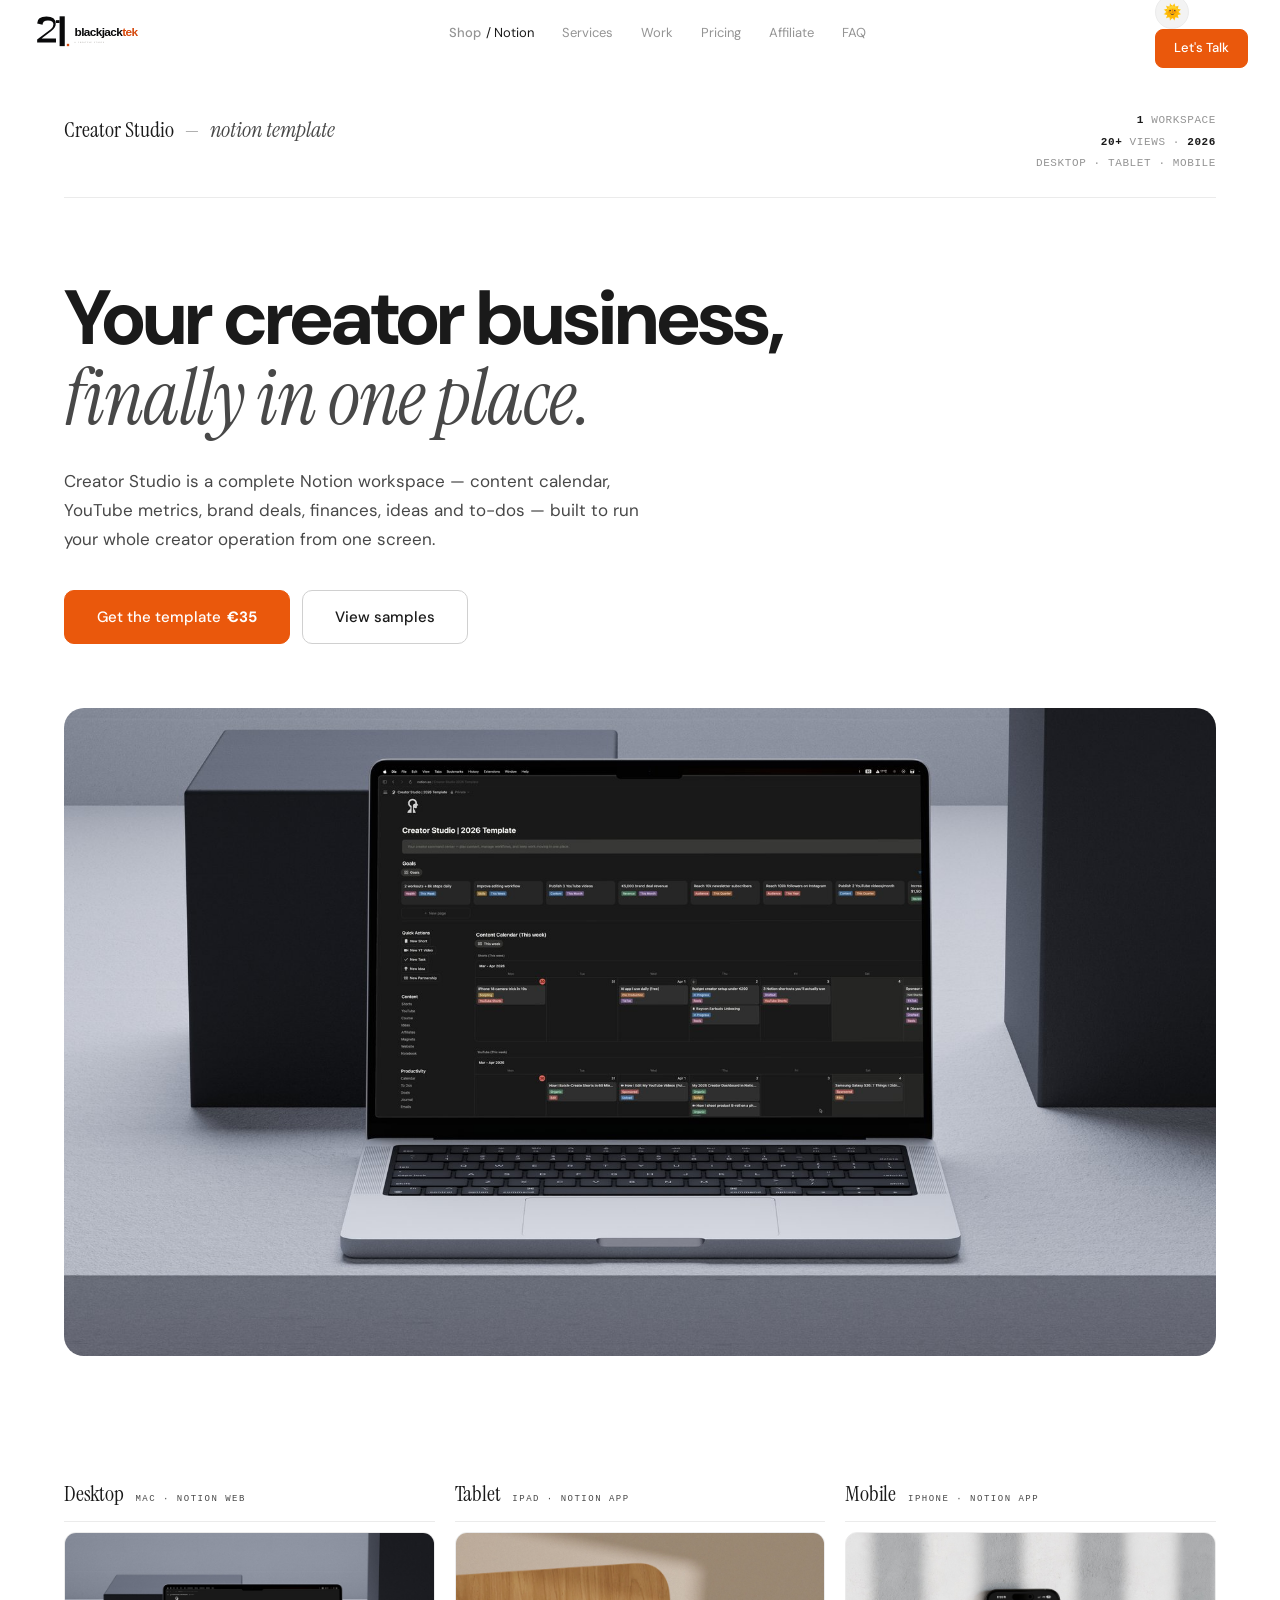
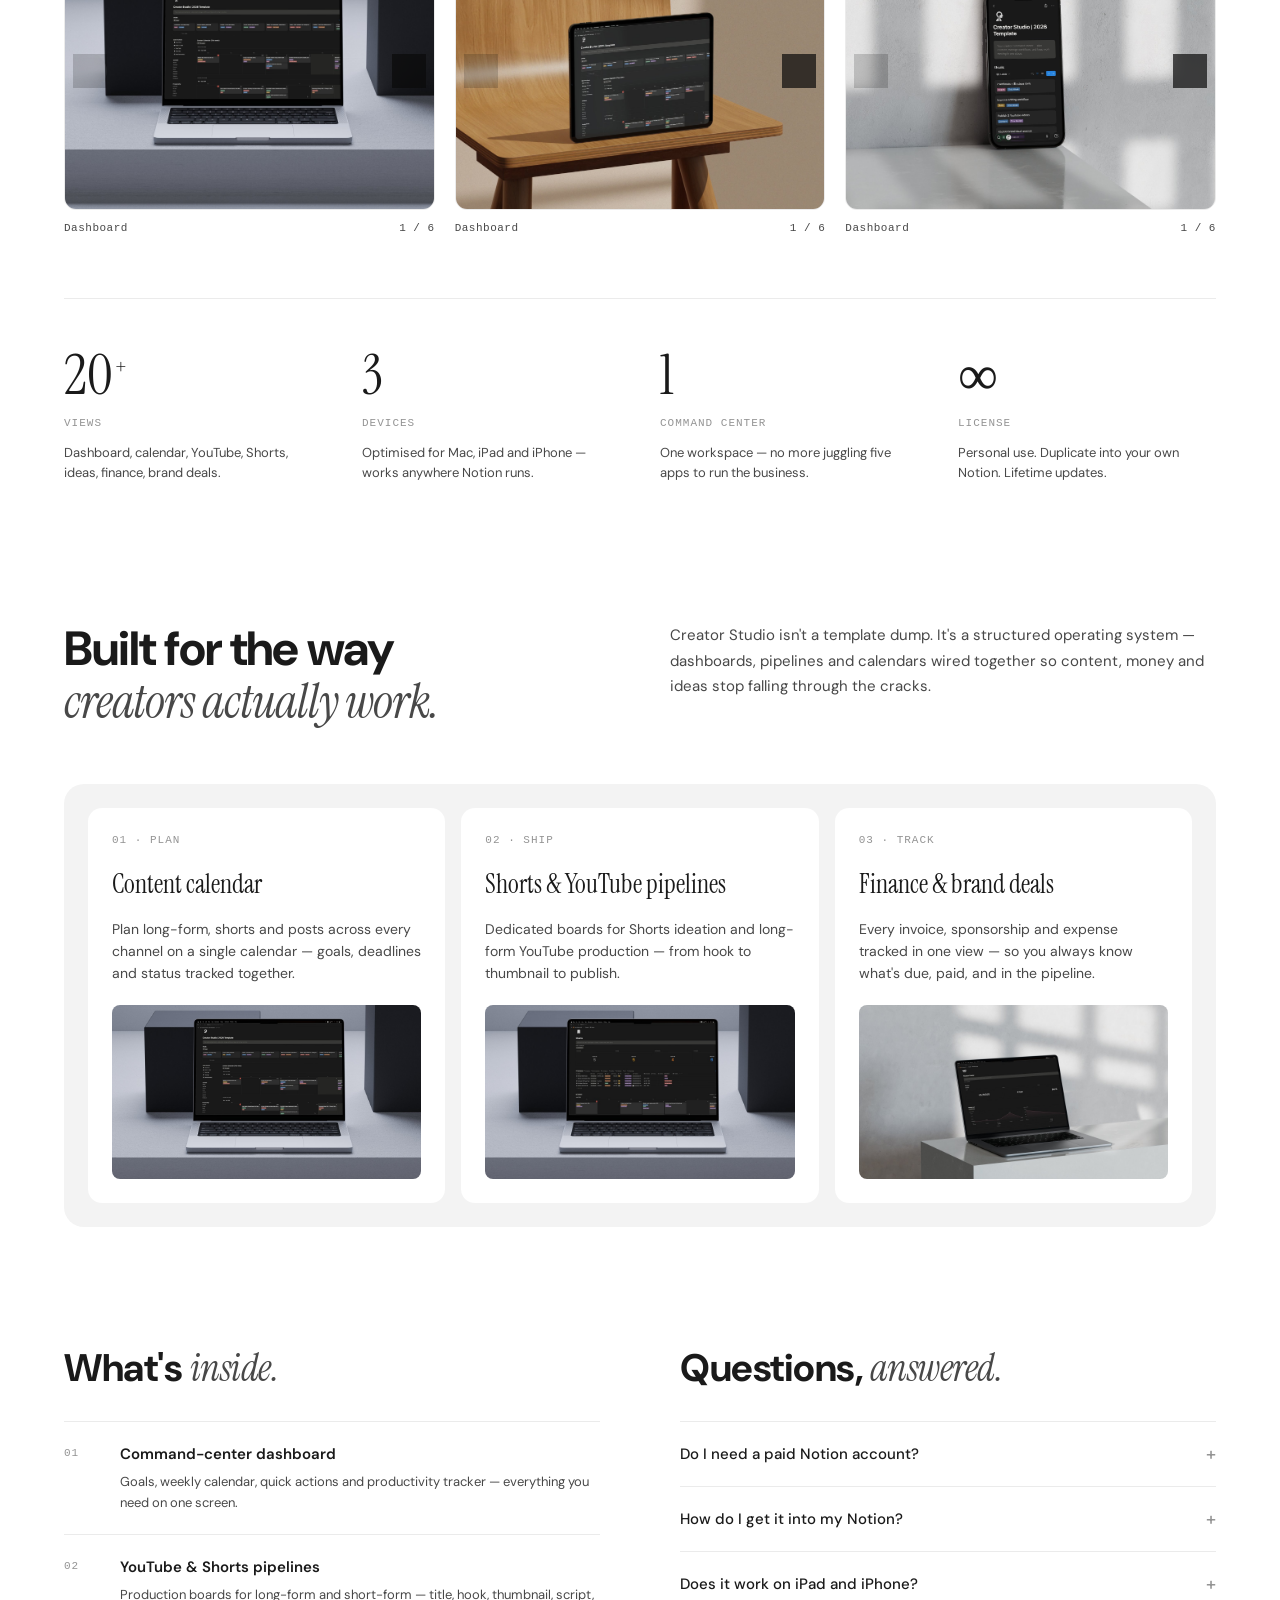
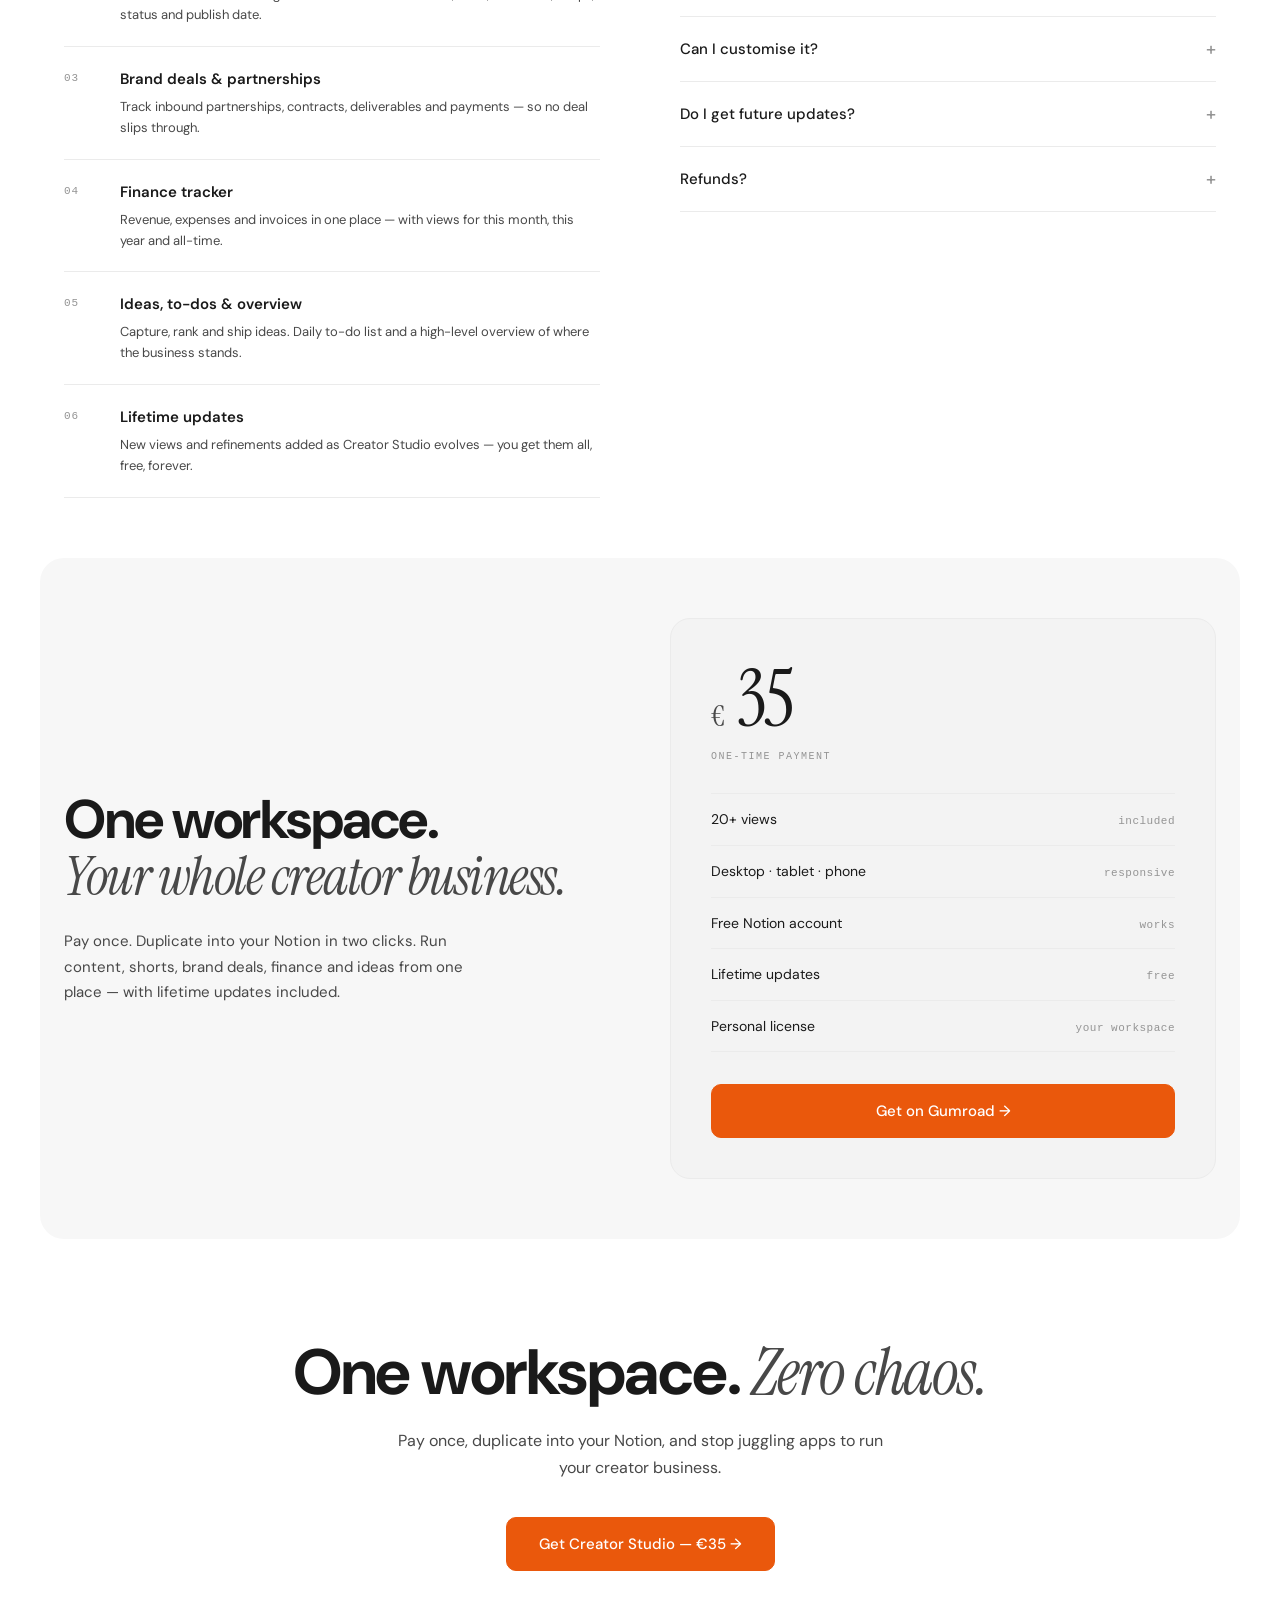
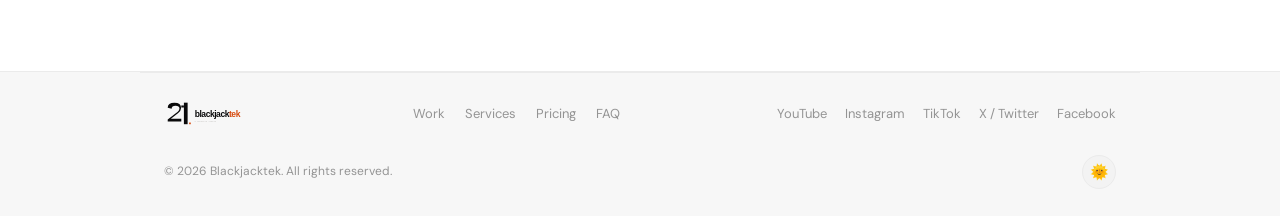
<file: creator-studio.html>
<!DOCTYPE html>
<html lang="en" data-theme="dark">
<head>
  <meta charset="UTF-8" />
  <meta name="viewport" content="width=device-width, initial-scale=1.0" />
  <title>Creator Studio — Notion Template · Blackjacktek</title>
  <meta name="description" content="The all-in-one Notion workspace for creators. Plan content, track brand deals, manage finances and ship more from Mac, iPad and iPhone." />
  <link rel="preconnect" href="https://fonts.googleapis.com" />
  <link rel="preconnect" href="https://fonts.gstatic.com" crossorigin />
  <link href="https://fonts.googleapis.com/css2?family=DM+Sans:ital,opsz,wght@0,9..40,300;0,9..40,400;0,9..40,500;0,9..40,600;0,9..40,700;1,9..40,400&family=Instrument+Serif:ital@0;1&display=swap" rel="stylesheet" />
  <link rel="stylesheet" href="style.css" />
  <link rel="icon" type="image/png" href="brand/favicon.png" />
  <script>
    (function(){
      const t=localStorage.getItem('theme')||(window.matchMedia('(prefers-color-scheme:light)').matches?'light':'dark');
      document.documentElement.setAttribute('data-theme',t);
      if (history.scrollRestoration) history.scrollRestoration = 'manual';
      window.scrollTo(0, 0);
    })();
  </script>
</head>
<body>

<!-- NAV -->
<nav class="nav" id="nav">
  <a href="index.html" class="nav-logo">
    <img class="nav-logo-img nav-logo-light" src="brand/blackjacktek-full-color.svg" alt="Blackjacktek" />
    <img class="nav-logo-img nav-logo-dark" src="brand/blackjacktek-full-knockout.svg" alt="Blackjacktek" />
  </a>
  <ul class="nav-links">
    <li><a href="index.html#shop" class="nav-active">Shop <span class="nav-sub">/ Notion</span></a></li>
    <li><a href="index.html#services">Services</a></li>
    <li><a href="index.html#work">Work</a></li>
    <li><a href="index.html#pricing">Pricing</a></li>
    <li><a href="index.html#gear">Affiliate</a></li>
    <li><a href="index.html#faq">FAQ</a></li>
  </ul>
  <div class="nav-right">
    <button class="theme-toggle" id="theme-toggle" aria-label="Toggle theme">🌙</button>
    <a href="index.html#contact" class="btn btn-primary nav-cta">Let's Talk</a>
  </div>
</nav>

<!-- HERO -->
<section class="product-hero">
  <div class="product-hero-meta">
    <div class="meta-left">
      <span class="meta-crumb">Creator Studio <span class="meta-dash">—</span> <em>notion template</em></span>
    </div>
    <div class="meta-right">
      <div><strong>1</strong> workspace</div>
      <div><strong>20+</strong> views · <strong>2026</strong></div>
      <div>Desktop · Tablet · Mobile</div>
    </div>
  </div>

  <div class="product-hero-headline">
    <h1>Your creator business,<br><em>finally in one place.</em></h1>
    <p class="product-hero-sub">Creator Studio is a complete Notion workspace — content calendar, YouTube metrics, brand deals, finances, ideas and to-dos — built to run your whole creator operation from one screen.</p>
    <div class="product-hero-actions">
      <a href="#buy" class="btn btn-primary btn-lg">Get the template <strong>€35</strong></a>
      <a href="#gallery" class="btn btn-ghost btn-lg">View samples</a>
    </div>
  </div>

  <div class="product-hero-feature">
    <img id="cs-hero-mockup" src="creator-studio-assets/laptop-01-main.jpg" alt="Creator Studio on desktop" />
  </div>
</section>

<!-- GALLERY -->
<section class="facet-gallery plasma-gallery" id="gallery">

  <div class="cs-carousels">

    <div class="cs-carousel" data-device="Desktop">
      <div class="cs-carousel-head">
        <h3>Desktop</h3>
        <span>Mac · Notion Web</span>
      </div>
      <div class="cs-carousel-viewport">
        <div class="cs-carousel-track">
          <button class="cs-slide" data-src="creator-studio-assets/laptop-01-main.jpg"         data-name="Desktop" data-label="Dashboard">
            <img src="creator-studio-assets/laptop-01-main.jpg" alt="Dashboard on Mac" loading="lazy" />
          </button>
          <button class="cs-slide" data-src="creator-studio-assets/laptop-02-youtube.jpg"      data-name="Desktop" data-label="YouTube">
            <img src="creator-studio-assets/laptop-02-youtube.jpg" alt="YouTube on Mac" loading="lazy" />
          </button>
          <button class="cs-slide" data-src="creator-studio-assets/laptop-01-shorts.jpg"       data-name="Desktop" data-label="Shorts">
            <img src="creator-studio-assets/laptop-01-shorts.jpg" alt="Shorts on Mac" loading="lazy" />
          </button>
          <button class="cs-slide" data-src="creator-studio-assets/laptop-02-finance.jpg"      data-name="Desktop" data-label="Finance">
            <img src="creator-studio-assets/laptop-02-finance.jpg" alt="Finance on Mac" loading="lazy" />
          </button>
          <button class="cs-slide" data-src="creator-studio-assets/laptop-01-partnerships.jpg" data-name="Desktop" data-label="Partnerships">
            <img src="creator-studio-assets/laptop-01-partnerships.jpg" alt="Partnerships on Mac" loading="lazy" />
          </button>
          <button class="cs-slide" data-src="creator-studio-assets/laptop-02-ideas.jpg"        data-name="Desktop" data-label="Ideas">
            <img src="creator-studio-assets/laptop-02-ideas.jpg" alt="Ideas on Mac" loading="lazy" />
          </button>
        </div>
        <button class="cs-nav cs-nav-prev" aria-label="Previous">‹</button>
        <button class="cs-nav cs-nav-next" aria-label="Next">›</button>
      </div>
      <div class="cs-carousel-foot">
        <span class="cs-slide-label"></span>
        <span class="cs-slide-count"></span>
      </div>
    </div>

    <div class="cs-carousel" data-device="Tablet">
      <div class="cs-carousel-head">
        <h3>Tablet</h3>
        <span>iPad · Notion App</span>
      </div>
      <div class="cs-carousel-viewport">
        <div class="cs-carousel-track">
          <button class="cs-slide" data-src="creator-studio-assets/tablet-01-main.jpg"         data-name="Tablet" data-label="Dashboard">
            <img src="creator-studio-assets/tablet-01-main.jpg" alt="Dashboard on iPad" loading="lazy" />
          </button>
          <button class="cs-slide" data-src="creator-studio-assets/tablet-02-youtube.jpg"      data-name="Tablet" data-label="YouTube">
            <img src="creator-studio-assets/tablet-02-youtube.jpg" alt="YouTube on iPad" loading="lazy" />
          </button>
          <button class="cs-slide" data-src="creator-studio-assets/tablet-01-shorts.jpg"       data-name="Tablet" data-label="Shorts">
            <img src="creator-studio-assets/tablet-01-shorts.jpg" alt="Shorts on iPad" loading="lazy" />
          </button>
          <button class="cs-slide" data-src="creator-studio-assets/tablet-02-finance.jpg"      data-name="Tablet" data-label="Finance">
            <img src="creator-studio-assets/tablet-02-finance.jpg" alt="Finance on iPad" loading="lazy" />
          </button>
          <button class="cs-slide" data-src="creator-studio-assets/tablet-01-partnerships.jpg" data-name="Tablet" data-label="Partnerships">
            <img src="creator-studio-assets/tablet-01-partnerships.jpg" alt="Partnerships on iPad" loading="lazy" />
          </button>
          <button class="cs-slide" data-src="creator-studio-assets/tablet-02-ideas.jpg"        data-name="Tablet" data-label="Ideas">
            <img src="creator-studio-assets/tablet-02-ideas.jpg" alt="Ideas on iPad" loading="lazy" />
          </button>
        </div>
        <button class="cs-nav cs-nav-prev" aria-label="Previous">‹</button>
        <button class="cs-nav cs-nav-next" aria-label="Next">›</button>
      </div>
      <div class="cs-carousel-foot">
        <span class="cs-slide-label"></span>
        <span class="cs-slide-count"></span>
      </div>
    </div>

    <div class="cs-carousel" data-device="Mobile">
      <div class="cs-carousel-head">
        <h3>Mobile</h3>
        <span>iPhone · Notion App</span>
      </div>
      <div class="cs-carousel-viewport">
        <div class="cs-carousel-track">
          <button class="cs-slide" data-src="creator-studio-assets/mobile-01-main.jpg"      data-name="Mobile" data-label="Dashboard">
            <img src="creator-studio-assets/mobile-01-main.jpg" alt="Dashboard on iPhone" loading="lazy" />
          </button>
          <button class="cs-slide" data-src="creator-studio-assets/mobile-02-quick.jpg"     data-name="Mobile" data-label="Quick">
            <img src="creator-studio-assets/mobile-02-quick.jpg" alt="Quick actions on iPhone" loading="lazy" />
          </button>
          <button class="cs-slide" data-src="creator-studio-assets/mobile-03-shorts.jpg"    data-name="Mobile" data-label="Shorts">
            <img src="creator-studio-assets/mobile-03-shorts.jpg" alt="Shorts on iPhone" loading="lazy" />
          </button>
          <button class="cs-slide" data-src="creator-studio-assets/mobile-01-dashboard.jpg" data-name="Mobile" data-label="Tasks">
            <img src="creator-studio-assets/mobile-01-dashboard.jpg" alt="Tasks on iPhone" loading="lazy" />
          </button>
          <button class="cs-slide" data-src="creator-studio-assets/mobile-02-youtube.jpg"   data-name="Mobile" data-label="YouTube">
            <img src="creator-studio-assets/mobile-02-youtube.jpg" alt="YouTube on iPhone" loading="lazy" />
          </button>
          <button class="cs-slide" data-src="creator-studio-assets/mobile-03-finance.jpg"   data-name="Mobile" data-label="Finance">
            <img src="creator-studio-assets/mobile-03-finance.jpg" alt="Finance on iPhone" loading="lazy" />
          </button>
        </div>
        <button class="cs-nav cs-nav-prev" aria-label="Previous">‹</button>
        <button class="cs-nav cs-nav-next" aria-label="Next">›</button>
      </div>
      <div class="cs-carousel-foot">
        <span class="cs-slide-label"></span>
        <span class="cs-slide-count"></span>
      </div>
    </div>

  </div>

  <div class="facet-stats">
    <div class="fstat">
      <div class="fstat-num">20<sup>+</sup></div>
      <div class="fstat-label">Views</div>
      <div class="fstat-sub">Dashboard, calendar, YouTube, Shorts, ideas, finance, brand deals.</div>
    </div>
    <div class="fstat">
      <div class="fstat-num">3</div>
      <div class="fstat-label">Devices</div>
      <div class="fstat-sub">Optimised for Mac, iPad and iPhone — works anywhere Notion runs.</div>
    </div>
    <div class="fstat">
      <div class="fstat-num">1</div>
      <div class="fstat-label">Command Center</div>
      <div class="fstat-sub">One workspace — no more juggling five apps to run the business.</div>
    </div>
    <div class="fstat">
      <div class="fstat-num">∞</div>
      <div class="fstat-label">License</div>
      <div class="fstat-sub">Personal use. Duplicate into your own Notion. Lifetime updates.</div>
    </div>
  </div>
</section>

<!-- PROCESS -->
<section class="facet-process">
  <div class="facet-process-head">
    <h2>Built for the way<br><em>creators actually work.</em></h2>
    <p>Creator Studio isn't a template dump. It's a structured operating system — dashboards, pipelines and calendars wired together so content, money and ideas stop falling through the cracks.</p>
  </div>

  <div class="facet-process-grid">
    <div class="fproc-card">
      <span class="fproc-meta">01 · Plan</span>
      <h3>Content calendar</h3>
      <p>Plan long-form, shorts and posts across every channel on a single calendar — goals, deadlines and status tracked together.</p>
      <img src="creator-studio-assets/laptop-01-main.jpg" alt="Content calendar view" loading="lazy" />
    </div>
    <div class="fproc-card">
      <span class="fproc-meta">02 · Ship</span>
      <h3>Shorts &amp; YouTube pipelines</h3>
      <p>Dedicated boards for Shorts ideation and long-form YouTube production — from hook to thumbnail to publish.</p>
      <img src="creator-studio-assets/laptop-01-shorts.jpg" alt="Shorts pipeline view" loading="lazy" />
    </div>
    <div class="fproc-card">
      <span class="fproc-meta">03 · Track</span>
      <h3>Finance &amp; brand deals</h3>
      <p>Every invoice, sponsorship and expense tracked in one view — so you always know what's due, paid, and in the pipeline.</p>
      <img src="creator-studio-assets/laptop-02-finance.jpg" alt="Finance tracker view" loading="lazy" />
    </div>
  </div>
</section>

<!-- PACK + FAQ -->
<section class="facet-info">
  <div class="facet-info-col">
    <h2>What's <em>inside.</em></h2>
    <ul class="fpack-list">
      <li>
        <span class="fpack-num">01</span>
        <div>
          <strong>Command-center dashboard</strong>
          <p>Goals, weekly calendar, quick actions and productivity tracker — everything you need on one screen.</p>
        </div>
      </li>
      <li>
        <span class="fpack-num">02</span>
        <div>
          <strong>YouTube &amp; Shorts pipelines</strong>
          <p>Production boards for long-form and short-form — title, hook, thumbnail, script, status and publish date.</p>
        </div>
      </li>
      <li>
        <span class="fpack-num">03</span>
        <div>
          <strong>Brand deals &amp; partnerships</strong>
          <p>Track inbound partnerships, contracts, deliverables and payments — so no deal slips through.</p>
        </div>
      </li>
      <li>
        <span class="fpack-num">04</span>
        <div>
          <strong>Finance tracker</strong>
          <p>Revenue, expenses and invoices in one place — with views for this month, this year and all-time.</p>
        </div>
      </li>
      <li>
        <span class="fpack-num">05</span>
        <div>
          <strong>Ideas, to-dos &amp; overview</strong>
          <p>Capture, rank and ship ideas. Daily to-do list and a high-level overview of where the business stands.</p>
        </div>
      </li>
      <li>
        <span class="fpack-num">06</span>
        <div>
          <strong>Lifetime updates</strong>
          <p>New views and refinements added as Creator Studio evolves — you get them all, free, forever.</p>
        </div>
      </li>
    </ul>
  </div>

  <div class="facet-info-col">
    <h2>Questions, <em>answered.</em></h2>
    <div class="ffaq-list">
      <div class="ffaq-item">
        <button class="ffaq-q" aria-expanded="false">Do I need a paid Notion account? <span class="ffaq-icon">+</span></button>
        <div class="ffaq-a"><div class="ffaq-a-inner"><p>No. Creator Studio works on the free Notion plan. A paid plan only matters if you invite collaborators with permissions beyond guest access.</p></div></div>
      </div>
      <div class="ffaq-item">
        <button class="ffaq-q" aria-expanded="false">How do I get it into my Notion? <span class="ffaq-icon">+</span></button>
        <div class="ffaq-a"><div class="ffaq-a-inner"><p>You'll get a duplicate link after purchase. Click it, hit "Duplicate" in the top-right, and the full workspace drops into your Notion — yours to edit.</p></div></div>
      </div>
      <div class="ffaq-item">
        <button class="ffaq-q" aria-expanded="false">Does it work on iPad and iPhone? <span class="ffaq-icon">+</span></button>
        <div class="ffaq-a"><div class="ffaq-a-inner"><p>Yes. Every view is designed to work in the Notion mobile and tablet apps — dashboards, calendars and trackers scale cleanly across devices.</p></div></div>
      </div>
      <div class="ffaq-item">
        <button class="ffaq-q" aria-expanded="false">Can I customise it? <span class="ffaq-icon">+</span></button>
        <div class="ffaq-a"><div class="ffaq-a-inner"><p>Absolutely. Once duplicated it's your workspace — add views, rename properties, rewire databases, remove anything you don't use.</p></div></div>
      </div>
      <div class="ffaq-item">
        <button class="ffaq-q" aria-expanded="false">Do I get future updates? <span class="ffaq-icon">+</span></button>
        <div class="ffaq-a"><div class="ffaq-a-inner"><p>Yes. Lifetime updates are included — any new views or refinements added to Creator Studio are yours at no extra cost.</p></div></div>
      </div>
      <div class="ffaq-item">
        <button class="ffaq-q" aria-expanded="false">Refunds? <span class="ffaq-icon">+</span></button>
        <div class="ffaq-a"><div class="ffaq-a-inner"><p>Due to the digital nature of the product, all sales are final. If something's wrong with your duplicate, email me and I'll sort it.</p></div></div>
      </div>
    </div>
  </div>
</section>

<!-- BUY -->
<section class="facet-buy" id="buy">
  <div class="facet-buy-left">
    <h2>One workspace.<br><em>Your whole creator business.</em></h2>
    <p>Pay once. Duplicate into your Notion in two clicks. Run content, shorts, brand deals, finance and ideas from one place — with lifetime updates included.</p>
  </div>
  <div class="facet-buy-card">
    <div class="fbuy-price">
      <span class="fbuy-currency">€</span><span class="fbuy-num">35</span>
    </div>
    <div class="fbuy-meta">One-time payment</div>
    <ul class="fbuy-list">
      <li><span>20+ views</span><span>included</span></li>
      <li><span>Desktop · tablet · phone</span><span>responsive</span></li>
      <li><span>Free Notion account</span><span>works</span></li>
      <li><span>Lifetime updates</span><span>free</span></li>
      <li><span>Personal license</span><span>your workspace</span></li>
    </ul>
    <a href="https://blackjacktek.gumroad.com/l/CreatorStudio" target="_blank" rel="noopener" class="btn btn-primary btn-lg fbuy-btn">Get on Gumroad →</a>
  </div>
</section>

<!-- FINAL CTA -->
<section class="facet-cta">
  <h2>One workspace. <em>Zero chaos.</em></h2>
  <p>Pay once, duplicate into your Notion, and stop juggling apps to run your creator business.</p>
  <a href="https://blackjacktek.gumroad.com/l/CreatorStudio" target="_blank" rel="noopener" class="btn btn-primary btn-lg">Get Creator Studio — €35 →</a>
</section>

<!-- FOOTER -->
<footer class="footer">
  <div class="footer-bottom">
    <span class="footer-logo">
      <img class="footer-logo-img footer-logo-light" src="brand/blackjacktek-full-color.svg" alt="Blackjacktek" />
      <img class="footer-logo-img footer-logo-dark" src="brand/blackjacktek-full-knockout.svg" alt="Blackjacktek" />
    </span>
    <nav class="footer-nav">
      <a href="index.html#work">Work</a>
      <a href="index.html#services">Services</a>
      <a href="index.html#pricing">Pricing</a>
      <a href="index.html#faq">FAQ</a>
    </nav>
    <div class="footer-social">
      <a href="https://youtube.com/@blackjacktek" target="_blank" rel="noopener">YouTube</a>
      <a href="http://instagram.com/BlackjackTek" target="_blank" rel="noopener">Instagram</a>
      <a href="https://vm.tiktok.com/ZMNUq7fxf/" target="_blank" rel="noopener">TikTok</a>
      <a href="https://mobile.twitter.com/_BlackjackTek_" target="_blank" rel="noopener">X / Twitter</a>
      <a href="https://www.facebook.com/people/BlackjackTek/100080445494729/" target="_blank" rel="noopener">Facebook</a>
    </div>
  </div>
  <div class="footer-copy">
    <span>© 2026 Blackjacktek. All rights reserved.</span>
    <button class="theme-toggle" id="theme-toggle-foot" aria-label="Toggle theme">🌙</button>
  </div>
</footer>

<script>
  // Theme toggle
  function applyTheme(t){
    document.documentElement.setAttribute('data-theme',t);
    localStorage.setItem('theme',t);
    document.querySelectorAll('.theme-toggle').forEach(b=>{ b.textContent = t==='dark' ? '🌙' : '🌞'; });
  }
  applyTheme(document.documentElement.getAttribute('data-theme'));
  document.querySelectorAll('.theme-toggle').forEach(b=>{
    b.addEventListener('click',()=>{
      applyTheme(document.documentElement.getAttribute('data-theme')==='dark'?'light':'dark');
    });
  });

  // FAQ accordion
  document.querySelectorAll('.ffaq-q').forEach(btn=>{
    btn.addEventListener('click',()=>{
      const item = btn.closest('.ffaq-item');
      item.classList.toggle('open');
      btn.setAttribute('aria-expanded', item.classList.contains('open'));
    });
  });

  // Carousels: each card is its own swipeable / arrow-driven gallery.
  // Whichever slide the user lands on (swipe or arrow) updates the hero.
  const heroMockup = document.getElementById('cs-hero-mockup');

  function swapHero(src, name){
    if (!src || !heroMockup || heroMockup.src.endsWith(src)) return;
    const img = new Image();
    img.onload = () => {
      heroMockup.style.opacity = '0';
      setTimeout(()=>{
        heroMockup.src = img.src;
        heroMockup.alt = `Creator Studio on ${name}`;
        heroMockup.style.opacity = '1';
      }, 180);
    };
    img.src = src;
  }

  document.querySelectorAll('.cs-carousel').forEach(carousel=>{
    const track = carousel.querySelector('.cs-carousel-track');
    const slides = Array.from(track.querySelectorAll('.cs-slide'));
    const prev = carousel.querySelector('.cs-nav-prev');
    const next = carousel.querySelector('.cs-nav-next');
    const labelEl = carousel.querySelector('.cs-slide-label');
    const countEl = carousel.querySelector('.cs-slide-count');

    function currentIndex(){
      // The slide whose left edge is closest to the viewport's scrollLeft
      const left = track.scrollLeft;
      let best = 0, bestDist = Infinity;
      slides.forEach((s, i)=>{
        const d = Math.abs(s.offsetLeft - track.offsetLeft - left);
        if (d < bestDist){ bestDist = d; best = i; }
      });
      return best;
    }

    function update(opts){
      const i = currentIndex();
      const slide = slides[i];
      if (!slide) return;
      slides.forEach(s=>s.classList.remove('active'));
      slide.classList.add('active');
      if (labelEl) labelEl.textContent = slide.dataset.label || '';
      if (countEl) countEl.textContent = `${i + 1} / ${slides.length}`;
      prev.disabled = i === 0;
      next.disabled = i === slides.length - 1;
      // On the initial render we only want to set labels/counters, NOT swap the
      // hero — otherwise the last carousel to initialise would overwrite the
      // Desktop default with its own first slide.
      if (!opts || !opts.skipHero) swapHero(slide.dataset.src, slide.dataset.name);
    }

    function goTo(i){
      i = Math.max(0, Math.min(slides.length - 1, i));
      const slide = slides[i];
      if (!slide) return;
      track.scrollTo({ left: slide.offsetLeft - track.offsetLeft, behavior: 'smooth' });
    }

    prev.addEventListener('click', e=>{ e.stopPropagation(); goTo(currentIndex() - 1); });
    next.addEventListener('click', e=>{ e.stopPropagation(); goTo(currentIndex() + 1); });

    // Click a slide (not an arrow) explicitly swaps the hero.
    slides.forEach((s, i)=>{
      s.addEventListener('click', ()=>{ goTo(i); swapHero(s.dataset.src, s.dataset.name); });
    });

    // Scroll end -> update active + hero
    let scrollTimer;
    track.addEventListener('scroll', ()=>{
      clearTimeout(scrollTimer);
      scrollTimer = setTimeout(update, 90);
    });

    update({ skipHero: true });
  });
</script>

</body>
</html>
</file>
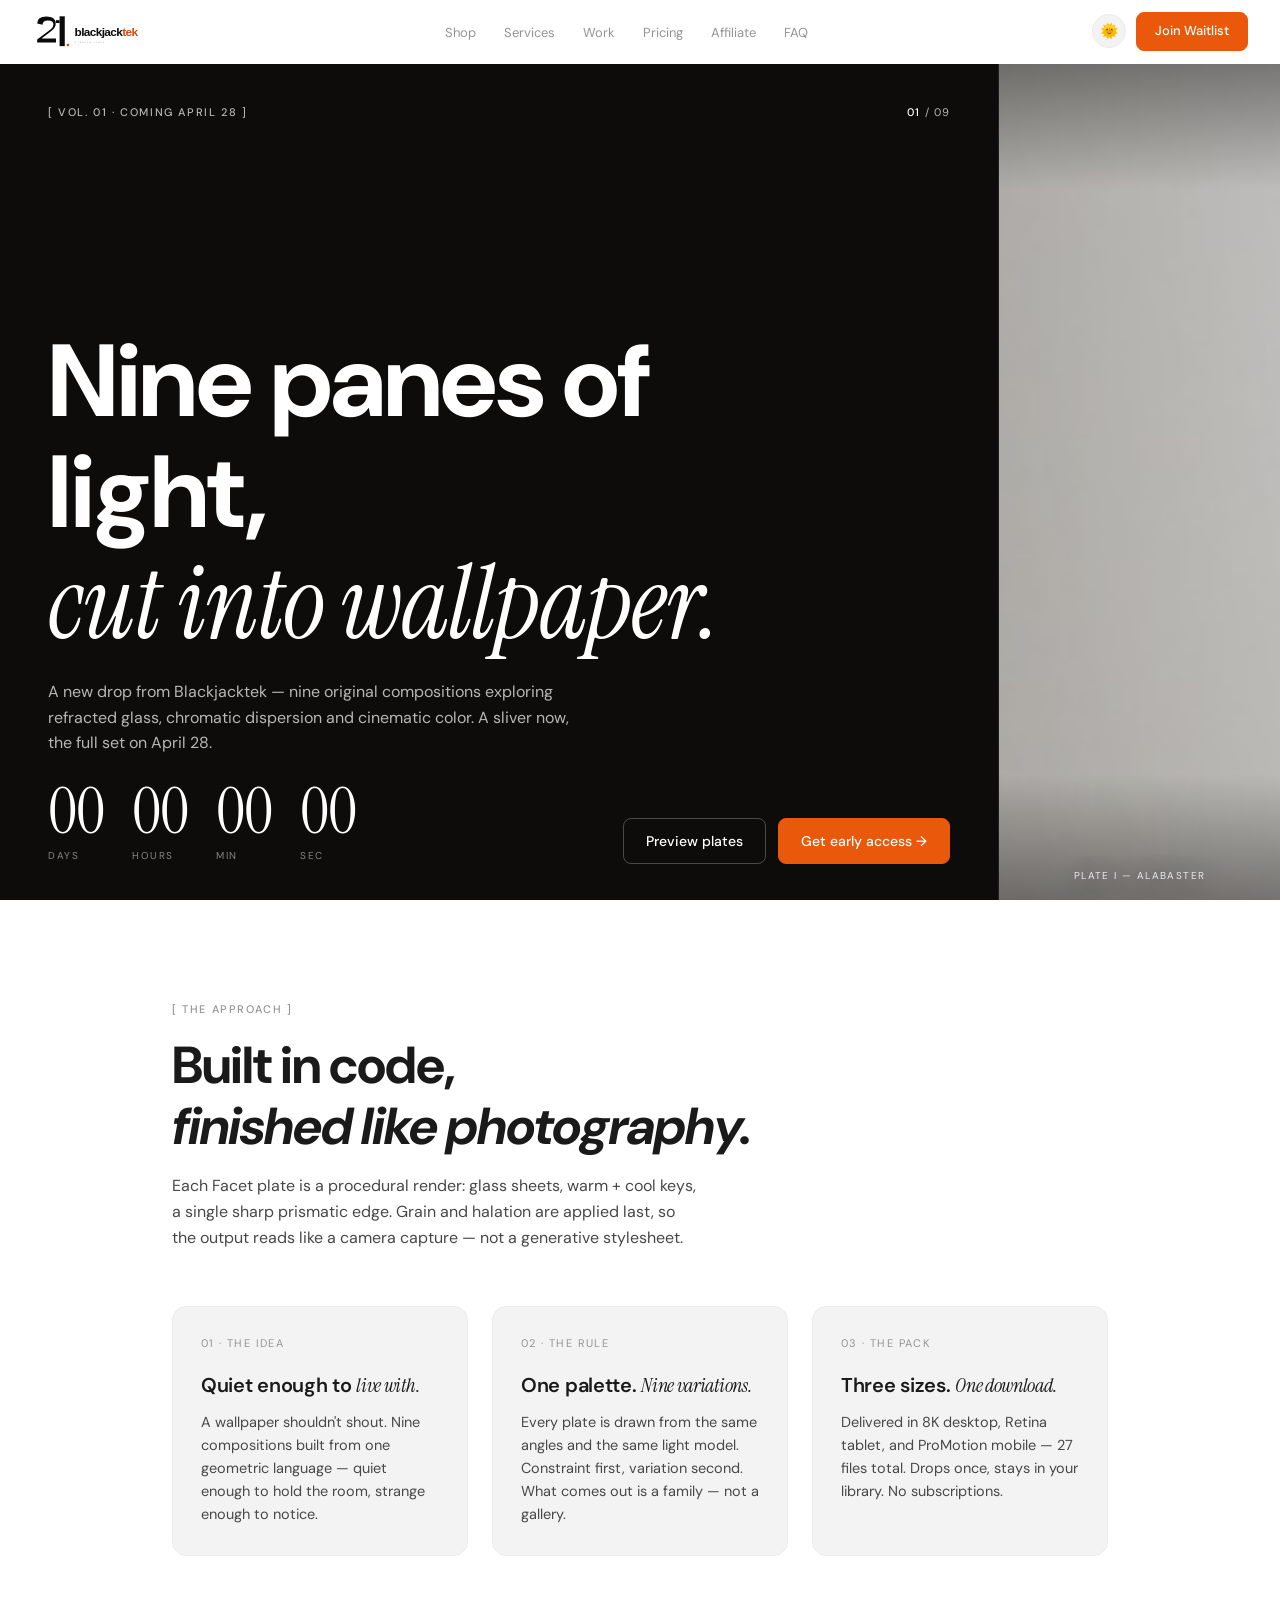
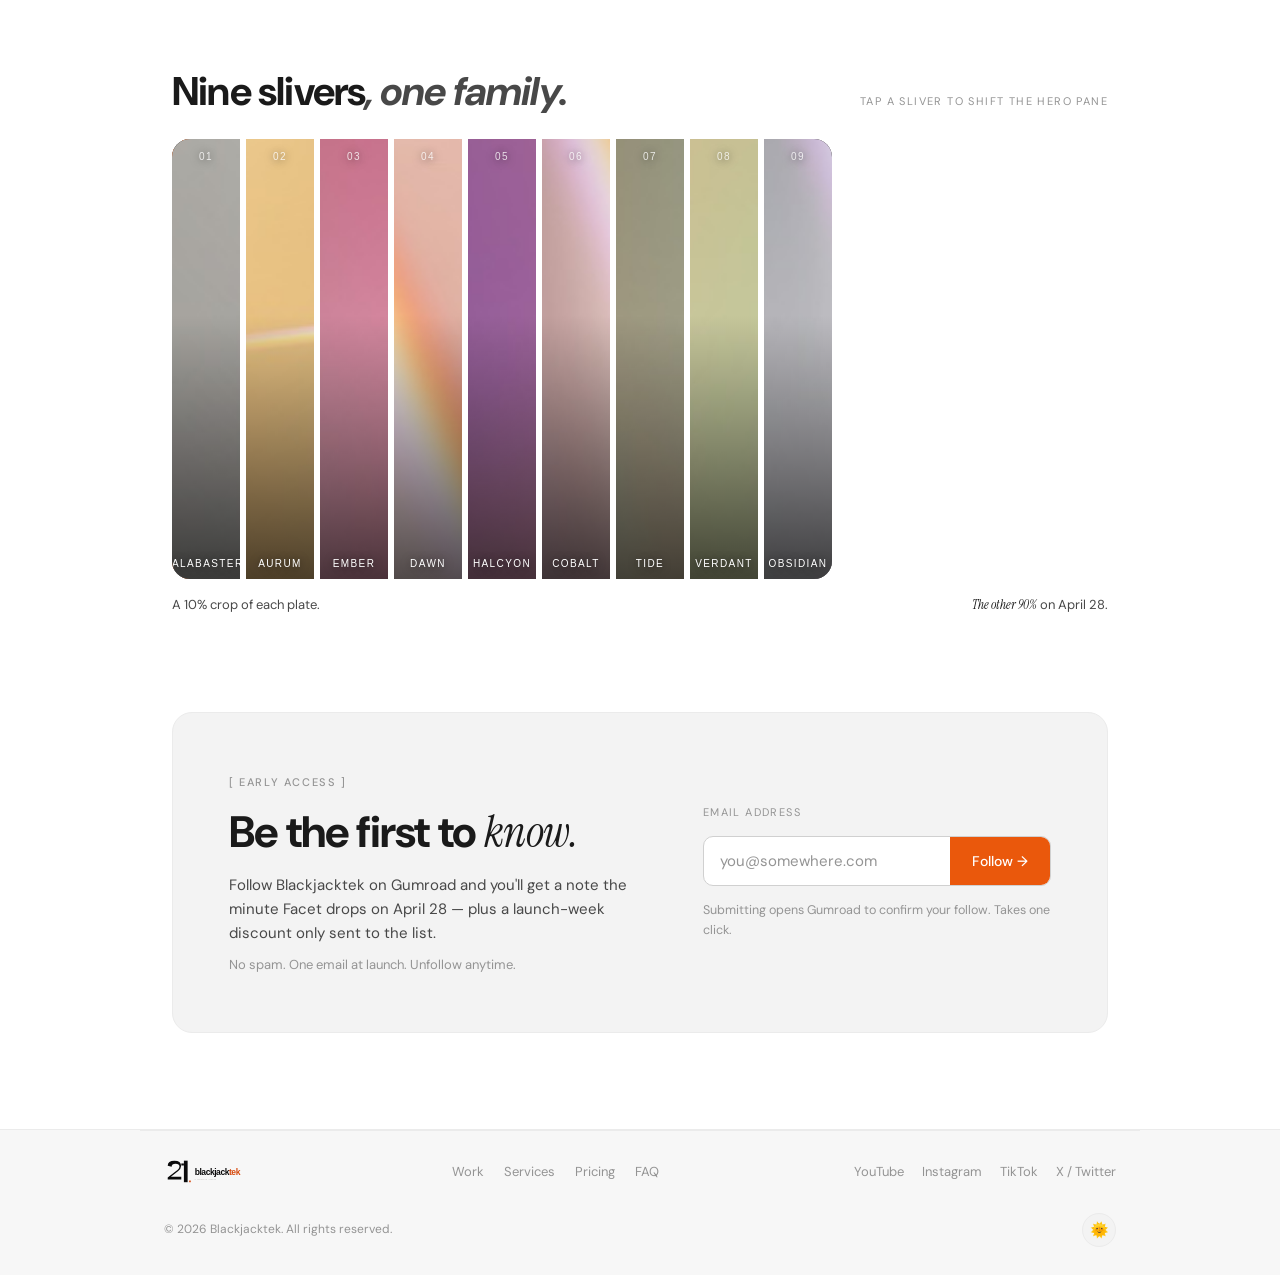
<file: facet-teaser.html>
<!DOCTYPE html>
<html lang="en" data-theme="dark">
<head>
  <meta charset="UTF-8" />
  <meta name="viewport" content="width=device-width, initial-scale=1.0" />
  <title>Facet — Coming April 28 · Blackjacktek</title>
  <meta name="description" content="Nine panes of light, cut into wallpaper. A new drop from Blackjacktek — arriving April 28. Join the waitlist." />
  <meta name="robots" content="noindex, nofollow" />
  <link rel="preconnect" href="https://fonts.googleapis.com" />
  <link rel="preconnect" href="https://fonts.gstatic.com" crossorigin />
  <link href="https://fonts.googleapis.com/css2?family=DM+Sans:ital,opsz,wght@0,9..40,300;0,9..40,400;0,9..40,500;0,9..40,600;0,9..40,700;1,9..40,400&family=Instrument+Serif:ital@0;1&display=swap" rel="stylesheet" />
  <link rel="stylesheet" href="style.css" />
  <link rel="icon" type="image/png" href="brand/favicon.png" />
  <script>
    (function(){
      const t=localStorage.getItem('theme')||(window.matchMedia('(prefers-color-scheme:light)').matches?'light':'dark');
      document.documentElement.setAttribute('data-theme',t);
      if (history.scrollRestoration) history.scrollRestoration = 'manual';
      window.scrollTo(0, 0);
    })();
  </script>
  <style>
    /* ═════════════════════════════════════
       TEASER-SPECIFIC STYLES
    ═════════════════════════════════════ */
    /* HERO — dark canvas + narrow "pane of light" reveal strip */
    .teaser-hero {
      position: relative;
      height: calc(100vh - var(--nav-h));
      min-height: 620px;
      overflow: hidden;
      background: #0d0c0b;
      display: grid;
      grid-template-columns: 1fr minmax(180px, 22vw);
      color: #fff;
    }
    .teaser-hero-content {
      padding: 40px 48px 36px;
      display: grid;
      grid-template-rows: auto 1fr auto;
      gap: 24px;
      position: relative;
      z-index: 2;
    }
    .teaser-top-row { display: flex; justify-content: space-between; align-items: flex-start; }
    .teaser-label {
      font-size: 11px; font-weight: 500; letter-spacing: 1.6px;
      text-transform: uppercase; color: rgba(255,255,255,.7);
    }
    .teaser-plate-counter {
      font-size: 11px; letter-spacing: 1.2px;
      color: rgba(255,255,255,.7);
    }
    .teaser-plate-counter strong { color: #fff; font-weight: 500; }

    .teaser-headline { align-self: end; max-width: 820px; }
    .teaser-headline h1 {
      font-size: clamp(48px, 8vw, 116px);
      color: #fff;
      margin: 0;
    }
    .teaser-headline p {
      margin-top: 20px;
      max-width: 540px;
      font-size: 16px;
      color: rgba(255,255,255,.7);
    }

    .teaser-bottom-row {
      display: grid;
      grid-template-columns: 1fr auto;
      gap: 32px;
      align-items: end;
    }
    .teaser-countdown {
      display: flex;
      gap: 28px;
      align-items: flex-start;
    }
    .cd-unit { text-align: left; }
    .cd-num {
      font-family: 'Instrument Serif', Georgia, serif;
      font-size: clamp(40px, 5vw, 64px);
      line-height: 1;
      font-feature-settings: "tnum";
      letter-spacing: -1px;
      color: #fff;
    }
    .cd-label {
      font-size: 10px; letter-spacing: 1.6px; text-transform: uppercase;
      color: rgba(255,255,255,.5); margin-top: 4px;
    }

    .teaser-cta-group { display: flex; gap: 12px; align-items: center; }
    .teaser-cta-group .btn-ghost {
      color: #fff; border-color: rgba(255,255,255,.25); background: transparent;
    }
    .teaser-cta-group .btn-ghost:hover { color: #fff; border-color: #fff; }

    /* The "pane" — a narrow sliver of the wallpaper, rest of composition hidden */
    .teaser-hero-pane {
      position: relative;
      overflow: hidden;
      border-left: 1px solid rgba(255,255,255,.08);
    }
    .teaser-hero-plate {
      position: absolute; inset: 0;
      opacity: 0;
      transition: opacity 1.1s cubic-bezier(.2,.7,.2,1);
    }
    .teaser-hero-plate.active { opacity: 1; }
    .teaser-hero-plate img {
      /* Extreme zoom — ~3% of composition visible, reads as color + gradient */
      width: 100%; height: 100%;
      object-fit: cover;
      object-position: 50% 50%;
      transform: scale(5);
      display: block;
    }
    .teaser-hero-pane::before {
      /* Soft vertical vignette — fades pane edges into dark */
      content: "";
      position: absolute; inset: 0; z-index: 1;
      background: linear-gradient(180deg, rgba(13,12,11,.4) 0%, rgba(13,12,11,0) 15%, rgba(13,12,11,0) 85%, rgba(13,12,11,.4) 100%);
      pointer-events: none;
    }
    .teaser-pane-caption {
      position: absolute; bottom: 16px; left: 14px; right: 14px;
      z-index: 2;
      font-size: 10px; letter-spacing: 1.4px; text-transform: uppercase;
      color: rgba(255,255,255,.85);
      text-align: center;
      text-shadow: 0 1px 20px rgba(0,0,0,.6);
    }

    /* PROCESS */
    .teaser-process {
      max-width: var(--max-w);
      margin: 0 auto;
      padding: 96px 32px 72px;
    }
    .teaser-process-head {
      max-width: 640px;
      margin-bottom: 56px;
    }
    .teaser-process-head h2 {
      font-size: clamp(32px, 4.6vw, 52px);
      letter-spacing: -1px;
    }
    .teaser-process-head p {
      margin-top: 16px;
      color: var(--text2);
      font-size: 16px;
      max-width: 48ch;
    }
    .teaser-process-grid {
      display: grid;
      grid-template-columns: repeat(3, 1fr);
      gap: 24px;
    }
    .tproc-card {
      background: var(--surface);
      border: 1px solid var(--border);
      border-radius: 14px;
      padding: 28px;
    }
    .tproc-meta {
      font-size: 11px; letter-spacing: 1.4px; text-transform: uppercase;
      color: var(--muted); margin-bottom: 16px; display: block;
    }
    .tproc-card h3 {
      font-size: 20px; letter-spacing: -.3px; margin-bottom: 10px;
    }
    .tproc-card h3 em { font-family: 'Instrument Serif', serif; font-weight: 400; }
    .tproc-card p { color: var(--text2); font-size: 14.5px; }

    /* FILMSTRIP — 9 narrow slivers of each plate, all visible at once */
    .teaser-strip-section {
      max-width: var(--max-w);
      margin: 0 auto;
      padding: 40px 32px 96px;
    }
    .tstrip-head {
      display: flex;
      align-items: baseline;
      justify-content: space-between;
      margin-bottom: 24px;
      gap: 16px;
      flex-wrap: wrap;
    }
    .tstrip-head h2 { font-size: clamp(28px, 3.8vw, 40px); letter-spacing: -.8px; }
    .tstrip-head h2 em { color: var(--text2); }
    .tstrip-hint {
      font-size: 11px; letter-spacing: 1.4px; text-transform: uppercase;
      color: var(--muted);
    }
    .tstrip {
      display: grid;
      grid-template-columns: repeat(9, 1fr);
      gap: 6px;
      aspect-ratio: 3 / 2;
      max-height: 440px;
      border-radius: 18px;
      overflow: hidden;
    }
    .tstrip-slice {
      position: relative;
      overflow: hidden;
      background: #0d0c0b;
      cursor: pointer;
      border: none;
      padding: 0;
      transition: flex-grow .4s cubic-bezier(.2,.7,.2,1);
    }
    .tstrip-slice img {
      /* Extreme crop — near-abstract slice of each composition */
      width: 100%; height: 100%;
      object-fit: cover;
      object-position: 50% 50%;
      transform: scale(5);
      display: block;
      transition: transform .5s cubic-bezier(.2,.7,.2,1), opacity .3s;
    }
    .tstrip-slice:hover img { transform: scale(5.4); }
    /* Vary crop position per slice for visual rhythm */
    .tstrip-slice:nth-child(1) img { object-position: 30% 40%; }
    .tstrip-slice:nth-child(2) img { object-position: 65% 55%; }
    .tstrip-slice:nth-child(3) img { object-position: 45% 35%; }
    .tstrip-slice:nth-child(4) img { object-position: 60% 60%; }
    .tstrip-slice:nth-child(5) img { object-position: 35% 45%; }
    .tstrip-slice:nth-child(6) img { object-position: 55% 30%; }
    .tstrip-slice:nth-child(7) img { object-position: 40% 65%; }
    .tstrip-slice:nth-child(8) img { object-position: 70% 50%; }
    .tstrip-slice:nth-child(9) img { object-position: 50% 40%; }
    .tstrip-slice::after {
      content: "";
      position: absolute; inset: 0;
      background: linear-gradient(180deg, rgba(0,0,0,0) 40%, rgba(0,0,0,.65) 100%);
      pointer-events: none;
    }
    .tstrip-slice.active { outline: 2px solid var(--accent); outline-offset: -2px; z-index: 2; }
    .tstrip-num {
      position: absolute; top: 12px; left: 0; right: 0;
      text-align: center;
      font-size: 10px; letter-spacing: 1.4px;
      color: rgba(255,255,255,.8);
      z-index: 2;
      text-shadow: 0 1px 8px rgba(0,0,0,.6);
    }
    .tstrip-name {
      position: absolute; bottom: 10px; left: 0; right: 0;
      text-align: center;
      font-size: 10px; letter-spacing: 1.4px; text-transform: uppercase;
      color: #fff; z-index: 2;
      text-shadow: 0 1px 8px rgba(0,0,0,.6);
    }
    .tstrip-foot {
      margin-top: 16px;
      font-size: 13px;
      color: var(--text2);
      display: flex;
      justify-content: space-between;
      flex-wrap: wrap;
      gap: 8px;
    }
    .tstrip-foot em { font-family: 'Instrument Serif', serif; font-style: italic; font-weight: 400; color: var(--text); }

    /* WAITLIST */
    .teaser-waitlist {
      max-width: var(--max-w);
      margin: 0 auto 96px;
      padding: 0 32px;
    }
    .tw-card {
      background: var(--surface);
      border: 1px solid var(--border);
      border-radius: 20px;
      padding: 56px;
      display: grid;
      grid-template-columns: 1.2fr 1fr;
      gap: 56px;
      align-items: center;
    }
    .tw-left h2 { font-size: clamp(32px, 4vw, 44px); letter-spacing: -.8px; }
    .tw-left h2 em { font-family: 'Instrument Serif', serif; font-weight: 400; }
    .tw-left p { color: var(--text2); margin-top: 14px; font-size: 15px; max-width: 42ch; }
    .tw-left p.fine { font-size: 13px; color: var(--muted); margin-top: 10px; }

    .tw-form { display: flex; flex-direction: column; gap: 14px; }
    .tw-form label {
      font-size: 11px; letter-spacing: 1.4px; text-transform: uppercase;
      color: var(--muted);
    }
    .tw-input-row {
      display: flex; gap: 0;
      border: 1px solid var(--border2);
      border-radius: 10px;
      background: var(--bg);
      overflow: hidden;
      transition: border-color .15s;
    }
    .tw-input-row:focus-within { border-color: var(--accent); }
    .tw-input {
      flex: 1;
      background: transparent;
      border: none;
      font-family: inherit;
      font-size: 15px;
      color: var(--text);
      padding: 14px 16px;
      outline: none;
    }
    .tw-input::placeholder { color: var(--muted); }
    .tw-submit {
      background: var(--accent);
      color: #fff;
      border: none;
      font-family: inherit;
      font-size: 14px;
      font-weight: 500;
      padding: 14px 22px;
      cursor: pointer;
      transition: background .15s;
    }
    .tw-submit:hover { background: var(--accent-h); }
    .tw-note {
      font-size: 12.5px;
      color: var(--muted);
      min-height: 18px;
    }

    /* LAUNCH-DAY FLAG (small helper text for you) */
    .teaser-launch-note {
      max-width: var(--max-w);
      margin: 0 auto 48px;
      padding: 0 32px;
      font-size: 12px; color: var(--muted);
      text-align: center;
    }

    /* ═════════════════════════════════════
       RESPONSIVE
    ═════════════════════════════════════ */
    @media (max-width: 900px) {
      .teaser-hero {
        min-height: 620px;
        grid-template-columns: 1fr;
        grid-template-rows: 1fr 160px;
      }
      .teaser-hero-content { padding: 28px 20px; }
      .teaser-bottom-row { grid-template-columns: 1fr; gap: 20px; }
      .teaser-countdown { gap: 18px; }
      .teaser-hero-pane { border-left: none; border-top: 1px solid rgba(255,255,255,.08); }
      .teaser-hero-plate img { transform: scale(1.8); }
      .teaser-process { padding: 64px 20px 40px; }
      .teaser-process-grid { grid-template-columns: 1fr; }
      .teaser-strip-section { padding: 32px 20px 72px; }
      .tstrip {
        grid-template-columns: repeat(9, 24vw);
        aspect-ratio: auto;
        height: 60vw;
        max-height: 480px;
        overflow-x: auto;
        scroll-snap-type: x mandatory;
        border-radius: 14px;
      }
      .tstrip-slice { scroll-snap-align: start; }
      .teaser-waitlist { padding: 0 20px; margin-bottom: 64px; }
      .tw-card { grid-template-columns: 1fr; padding: 32px; gap: 32px; }
    }
  </style>
</head>
<body>

<!-- NAV -->
<nav class="nav" id="nav">
  <a href="index.html" class="nav-logo">
    <img class="nav-logo-img nav-logo-light" src="brand/blackjacktek-full-color.svg" alt="Blackjacktek" />
    <img class="nav-logo-img nav-logo-dark" src="brand/blackjacktek-full-knockout.svg" alt="Blackjacktek" />
  </a>
  <ul class="nav-links">
    <li><a href="index.html#shop">Shop</a></li>
    <li><a href="index.html#services">Services</a></li>
    <li><a href="index.html#work">Work</a></li>
    <li><a href="index.html#pricing">Pricing</a></li>
    <li><a href="index.html#gear">Affiliate</a></li>
    <li><a href="index.html#faq">FAQ</a></li>
  </ul>
  <div class="nav-end">
    <button class="theme-toggle" id="theme-toggle" aria-label="Toggle theme">🌙</button>
    <a href="#waitlist" class="btn btn-primary nav-cta">Join Waitlist</a>
  </div>
</nav>

<!-- HERO -->
<section class="teaser-hero">
  <div class="teaser-hero-content">
    <div class="teaser-top-row">
      <span class="teaser-label">[ Vol. 01 · Coming April 28 ]</span>
      <span class="teaser-plate-counter"><strong id="hero-plate-num">01</strong> / 09</span>
    </div>

    <div class="teaser-headline">
      <h1>Nine panes of light,<br><em>cut into wallpaper.</em></h1>
      <p>A new drop from Blackjacktek — nine original compositions exploring refracted glass, chromatic dispersion and cinematic color. A sliver now, the full set on April 28.</p>
    </div>

    <div class="teaser-bottom-row">
      <div class="teaser-countdown" id="countdown">
        <div class="cd-unit"><div class="cd-num" id="cd-days">00</div><div class="cd-label">Days</div></div>
        <div class="cd-unit"><div class="cd-num" id="cd-hours">00</div><div class="cd-label">Hours</div></div>
        <div class="cd-unit"><div class="cd-num" id="cd-mins">00</div><div class="cd-label">Min</div></div>
        <div class="cd-unit"><div class="cd-num" id="cd-secs">00</div><div class="cd-label">Sec</div></div>
      </div>
      <div class="teaser-cta-group">
        <a href="#gallery" class="btn btn-ghost">Preview plates</a>
        <a href="#waitlist" class="btn btn-primary">Get early access →</a>
      </div>
    </div>
  </div>

  <!-- The "pane" — narrow sliver of the cycling plate -->
  <div class="teaser-hero-pane">
    <div id="hero-plates"></div>
    <div class="teaser-pane-caption" id="hero-pane-caption">Plate I — Alabaster</div>
  </div>
</section>

<!-- PROCESS -->
<section class="teaser-process">
  <div class="teaser-process-head">
    <span class="label">[ The Approach ]</span>
    <h2>Built in code,<br><em>finished like photography.</em></h2>
    <p>Each Facet plate is a procedural render: glass sheets, warm + cool keys, a single sharp prismatic edge. Grain and halation are applied last, so the output reads like a camera capture — not a generative stylesheet.</p>
  </div>

  <div class="teaser-process-grid">
    <div class="tproc-card">
      <span class="tproc-meta">01 · The idea</span>
      <h3>Quiet enough to <em>live with.</em></h3>
      <p>A wallpaper shouldn't shout. Nine compositions built from one geometric language — quiet enough to hold the room, strange enough to notice.</p>
    </div>
    <div class="tproc-card">
      <span class="tproc-meta">02 · The rule</span>
      <h3>One palette. <em>Nine variations.</em></h3>
      <p>Every plate is drawn from the same angles and the same light model. Constraint first, variation second. What comes out is a family — not a gallery.</p>
    </div>
    <div class="tproc-card">
      <span class="tproc-meta">03 · The pack</span>
      <h3>Three sizes. <em>One download.</em></h3>
      <p>Delivered in 8K desktop, Retina tablet, and ProMotion mobile — 27 files total. Drops once, stays in your library. No subscriptions.</p>
    </div>
  </div>
</section>

<!-- FILMSTRIP — all 9 plates, sliced -->
<section class="teaser-strip-section" id="gallery">
  <div class="tstrip-head">
    <h2>Nine slivers<em>, one family.</em></h2>
    <span class="tstrip-hint">Tap a sliver to shift the hero pane</span>
  </div>
  <div class="tstrip" id="tstrip"></div>
  <div class="tstrip-foot">
    <span>A 10% crop of each plate.</span>
    <span><em>The other 90%</em> on April 28.</span>
  </div>
</section>

<!-- WAITLIST -->
<section class="teaser-waitlist" id="waitlist">
  <div class="tw-card">
    <div class="tw-left">
      <span class="label">[ Early access ]</span>
      <h2>Be the first to <em>know.</em></h2>
      <p>Follow Blackjacktek on Gumroad and you'll get a note the minute Facet drops on April 28 — plus a launch-week discount only sent to the list.</p>
      <p class="fine">No spam. One email at launch. Unfollow anytime.</p>
    </div>
    <form class="tw-form" id="waitlist-form" action="https://blackjacktek.gumroad.com/follow" method="get" target="_blank">
      <label for="email">Email address</label>
      <div class="tw-input-row">
        <input class="tw-input" type="email" name="email" id="email" placeholder="you@somewhere.com" required>
        <button class="tw-submit" type="submit">Follow →</button>
      </div>
      <div class="tw-note" id="tw-note">Submitting opens Gumroad to confirm your follow. Takes one click.</div>
    </form>
  </div>
</section>

<!-- FOOTER -->
<footer class="footer">
  <div class="footer-bottom">
    <span class="footer-logo">
      <img class="footer-logo-img footer-logo-light" src="brand/blackjacktek-full-color.svg" alt="Blackjacktek" />
      <img class="footer-logo-img footer-logo-dark" src="brand/blackjacktek-full-knockout.svg" alt="Blackjacktek" />
    </span>
    <nav class="footer-nav">
      <a href="index.html#work">Work</a>
      <a href="index.html#services">Services</a>
      <a href="index.html#pricing">Pricing</a>
      <a href="index.html#faq">FAQ</a>
    </nav>
    <div class="footer-social">
      <a href="https://youtube.com/@blackjacktek" target="_blank" rel="noopener">YouTube</a>
      <a href="http://instagram.com/BlackjackTek" target="_blank" rel="noopener">Instagram</a>
      <a href="https://vm.tiktok.com/ZMNUq7fxf/" target="_blank" rel="noopener">TikTok</a>
      <a href="https://mobile.twitter.com/_BlackjackTek_" target="_blank" rel="noopener">X / Twitter</a>
    </div>
  </div>
  <div class="footer-copy">
    <span>© 2026 Blackjacktek. All rights reserved.</span>
    <button class="theme-toggle" id="theme-toggle-foot" aria-label="Toggle theme">🌙</button>
  </div>
</footer>

<script>
  // =========================================================
  // THEME (shared pattern with facet.html / index.html)
  // =========================================================
  function applyTheme(t){
    document.documentElement.setAttribute('data-theme',t);
    localStorage.setItem('theme',t);
    document.querySelectorAll('.theme-toggle').forEach(b=>{ b.textContent = t==='dark' ? '🌙' : '🌞'; });
  }
  applyTheme(document.documentElement.getAttribute('data-theme'));
  document.querySelectorAll('.theme-toggle').forEach(b=>{
    b.addEventListener('click',()=>{
      applyTheme(document.documentElement.getAttribute('data-theme')==='dark'?'light':'dark');
    });
  });

  // =========================================================
  // PLATES — same 9 as facet.html (order = display order)
  // =========================================================
  const PLATES = [
    { id: 'alabaster', name: 'Alabaster', sub: 'Monochrome · Light' },
    { id: 'aurum',     name: 'Aurum',     sub: 'Amber · Warm' },
    { id: 'ember',     name: 'Ember',     sub: 'Crimson · Warm' },
    { id: 'dawn',      name: 'Dawn',      sub: 'Rose · Warm' },
    { id: 'halcyon',   name: 'Halcyon',   sub: 'Violet · Cool' },
    { id: 'cobalt',    name: 'Cobalt',    sub: 'Blue · Cool' },
    { id: 'tide',      name: 'Tide',      sub: 'Teal · Cool' },
    { id: 'verdant',   name: 'Verdant',   sub: 'Emerald · Cool' },
    { id: 'obsidian',  name: 'Obsidian',  sub: 'Monochrome · Dark' }
  ];
  const ROMAN = ['I','II','III','IV','V','VI','VII','VIII','IX'];
  const imgSrc = p => `facet-assets/wallpapers/facet_${p.id}_desktop_7680x4320.jpg`;

  const heroPlates = document.getElementById('hero-plates');
  const tstrip = document.getElementById('tstrip');

  PLATES.forEach((p, i) => {
    // Hero pane plate (fades between)
    const h = document.createElement('div');
    h.className = 'teaser-hero-plate' + (i === 0 ? ' active' : '');
    h.innerHTML = `<img src="${imgSrc(p)}" alt="Facet — ${p.name}" ${i === 0 ? '' : 'loading="lazy"'}>`;
    heroPlates.appendChild(h);

    // Filmstrip sliver
    const s = document.createElement('button');
    s.className = 'tstrip-slice' + (i === 0 ? ' active' : '');
    s.type = 'button';
    s.title = p.name;
    s.innerHTML = `
      <span class="tstrip-num">${String(i+1).padStart(2,'0')}</span>
      <img src="${imgSrc(p)}" alt="${p.name}" loading="lazy">
      <span class="tstrip-name">${p.name}</span>`;
    s.addEventListener('click', () => {
      setHero(i);
      userSelectedAt = Date.now();
    });
    tstrip.appendChild(s);
  });

  function setHero(i) {
    currentIdx = i;
    document.querySelectorAll('.teaser-hero-plate').forEach((el, idx) => el.classList.toggle('active', idx === i));
    document.querySelectorAll('.tstrip-slice').forEach((el, idx) => el.classList.toggle('active', idx === i));
    document.getElementById('hero-plate-num').textContent = String(i+1).padStart(2,'0');
    document.getElementById('hero-pane-caption').textContent = `Plate ${ROMAN[i]} — ${PLATES[i].name}`;
  }

  // =========================================================
  // COUNTDOWN — fixed target, same for every visitor
  // Launch: April 28 2026, 09:00 UTC
  // =========================================================
  const LAUNCH = new Date('2026-04-28T09:00:00Z').getTime();
  function tick() {
    let diff = Math.max(0, LAUNCH - Date.now());
    const d = Math.floor(diff / 86400000); diff -= d * 86400000;
    const h = Math.floor(diff / 3600000);  diff -= h * 3600000;
    const m = Math.floor(diff / 60000);    diff -= m * 60000;
    const s = Math.floor(diff / 1000);
    document.getElementById('cd-days').textContent  = String(d).padStart(2,'0');
    document.getElementById('cd-hours').textContent = String(h).padStart(2,'0');
    document.getElementById('cd-mins').textContent  = String(m).padStart(2,'0');
    document.getElementById('cd-secs').textContent  = String(s).padStart(2,'0');
  }
  tick(); setInterval(tick, 1000);

  // =========================================================
  // HERO PANE auto-cycle — pauses 12s after a manual click
  // =========================================================
  let currentIdx = 0;
  let userSelectedAt = 0;
  const CYCLE_MS = 3600;
  const PAUSE_AFTER_CLICK_MS = 12000;
  setInterval(() => {
    if (Date.now() - userSelectedAt < PAUSE_AFTER_CLICK_MS) return;
    setHero((currentIdx + 1) % PLATES.length);
  }, CYCLE_MS);

  // =========================================================
  // WAITLIST — submits email to Gumroad follow page (prefilled)
  // =========================================================
  const form = document.getElementById('waitlist-form');
  const note = document.getElementById('tw-note');
  form.addEventListener('submit', () => {
    note.textContent = 'Opening Gumroad to confirm your follow…';
    setTimeout(() => { note.textContent = 'Thanks — check the Gumroad tab to confirm.'; }, 800);
  });

  // =========================================================
  // Nav border-on-scroll (matches other site pages)
  // =========================================================
  const nav = document.getElementById('nav');
  const onScroll = () => { nav.classList.toggle('scrolled', window.scrollY > 8); };
  window.addEventListener('scroll', onScroll, { passive: true });
  onScroll();
</script>

</body>
</html>
</file>
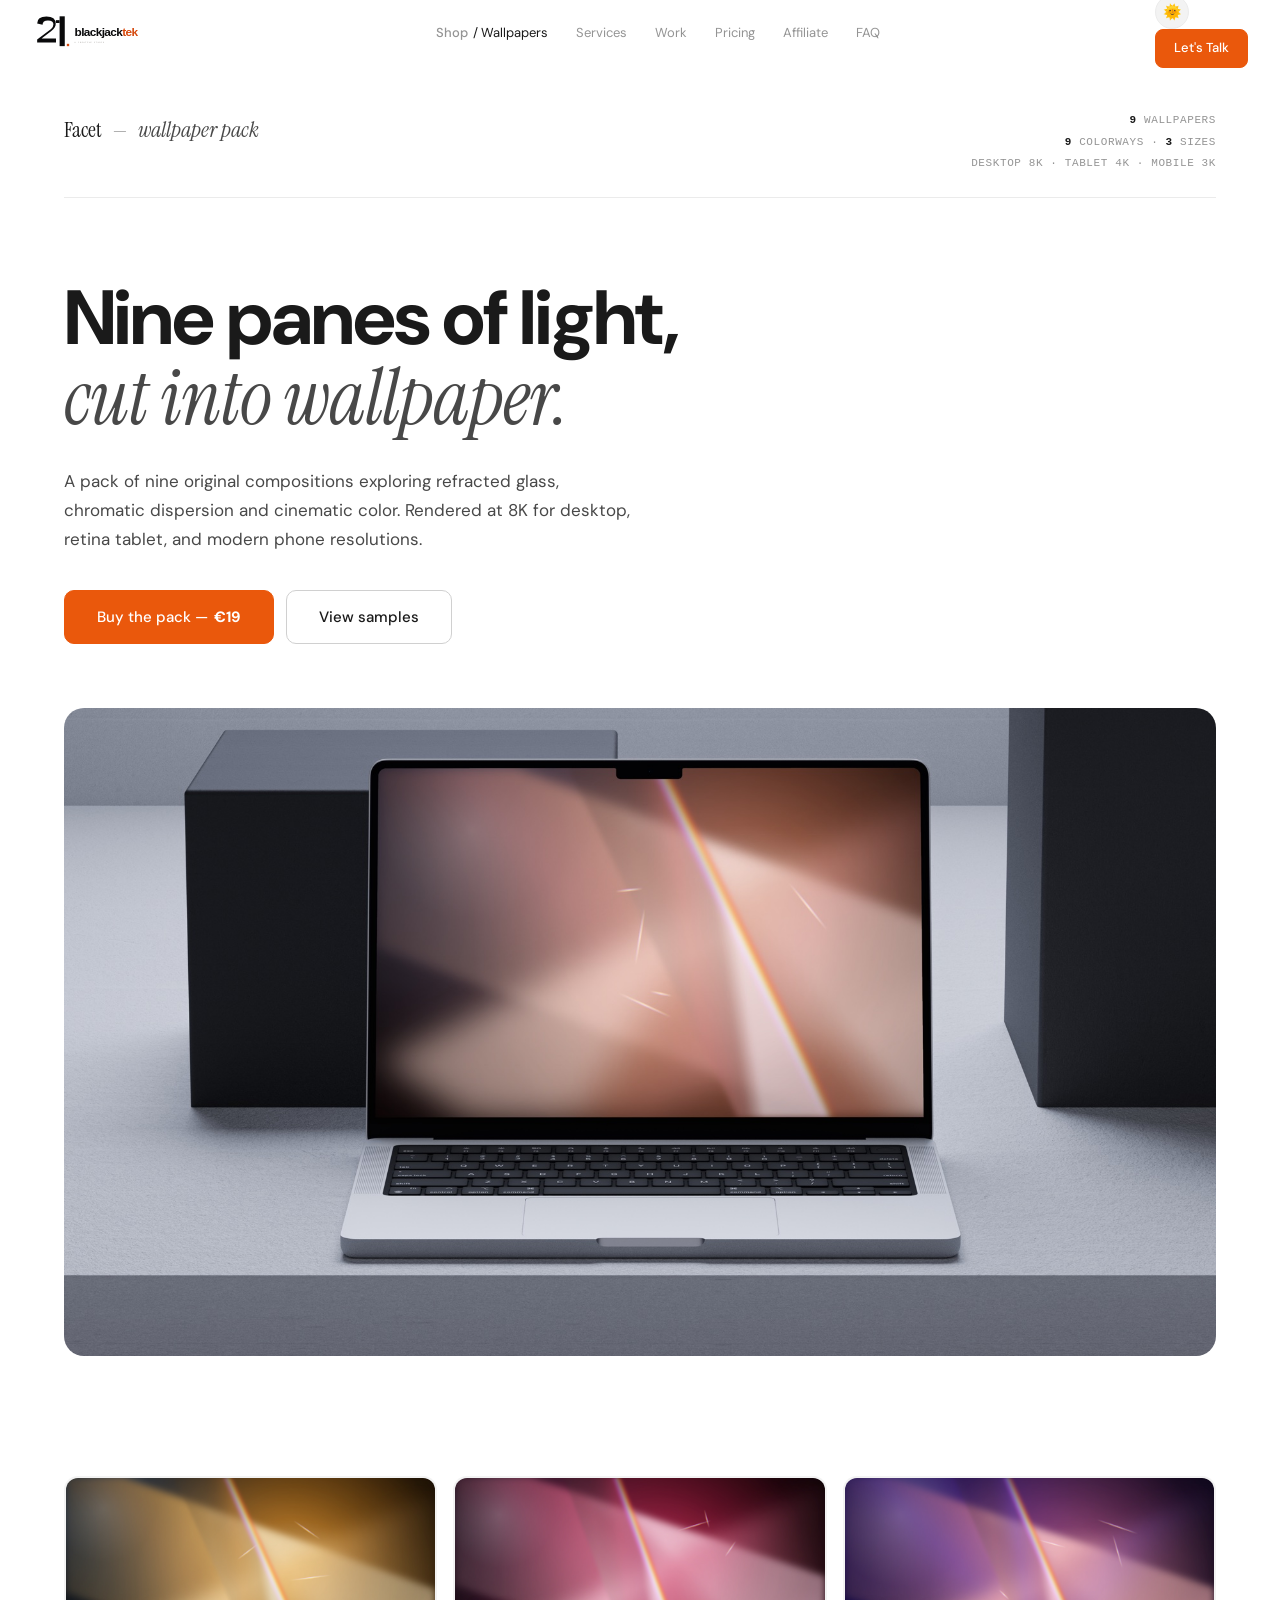
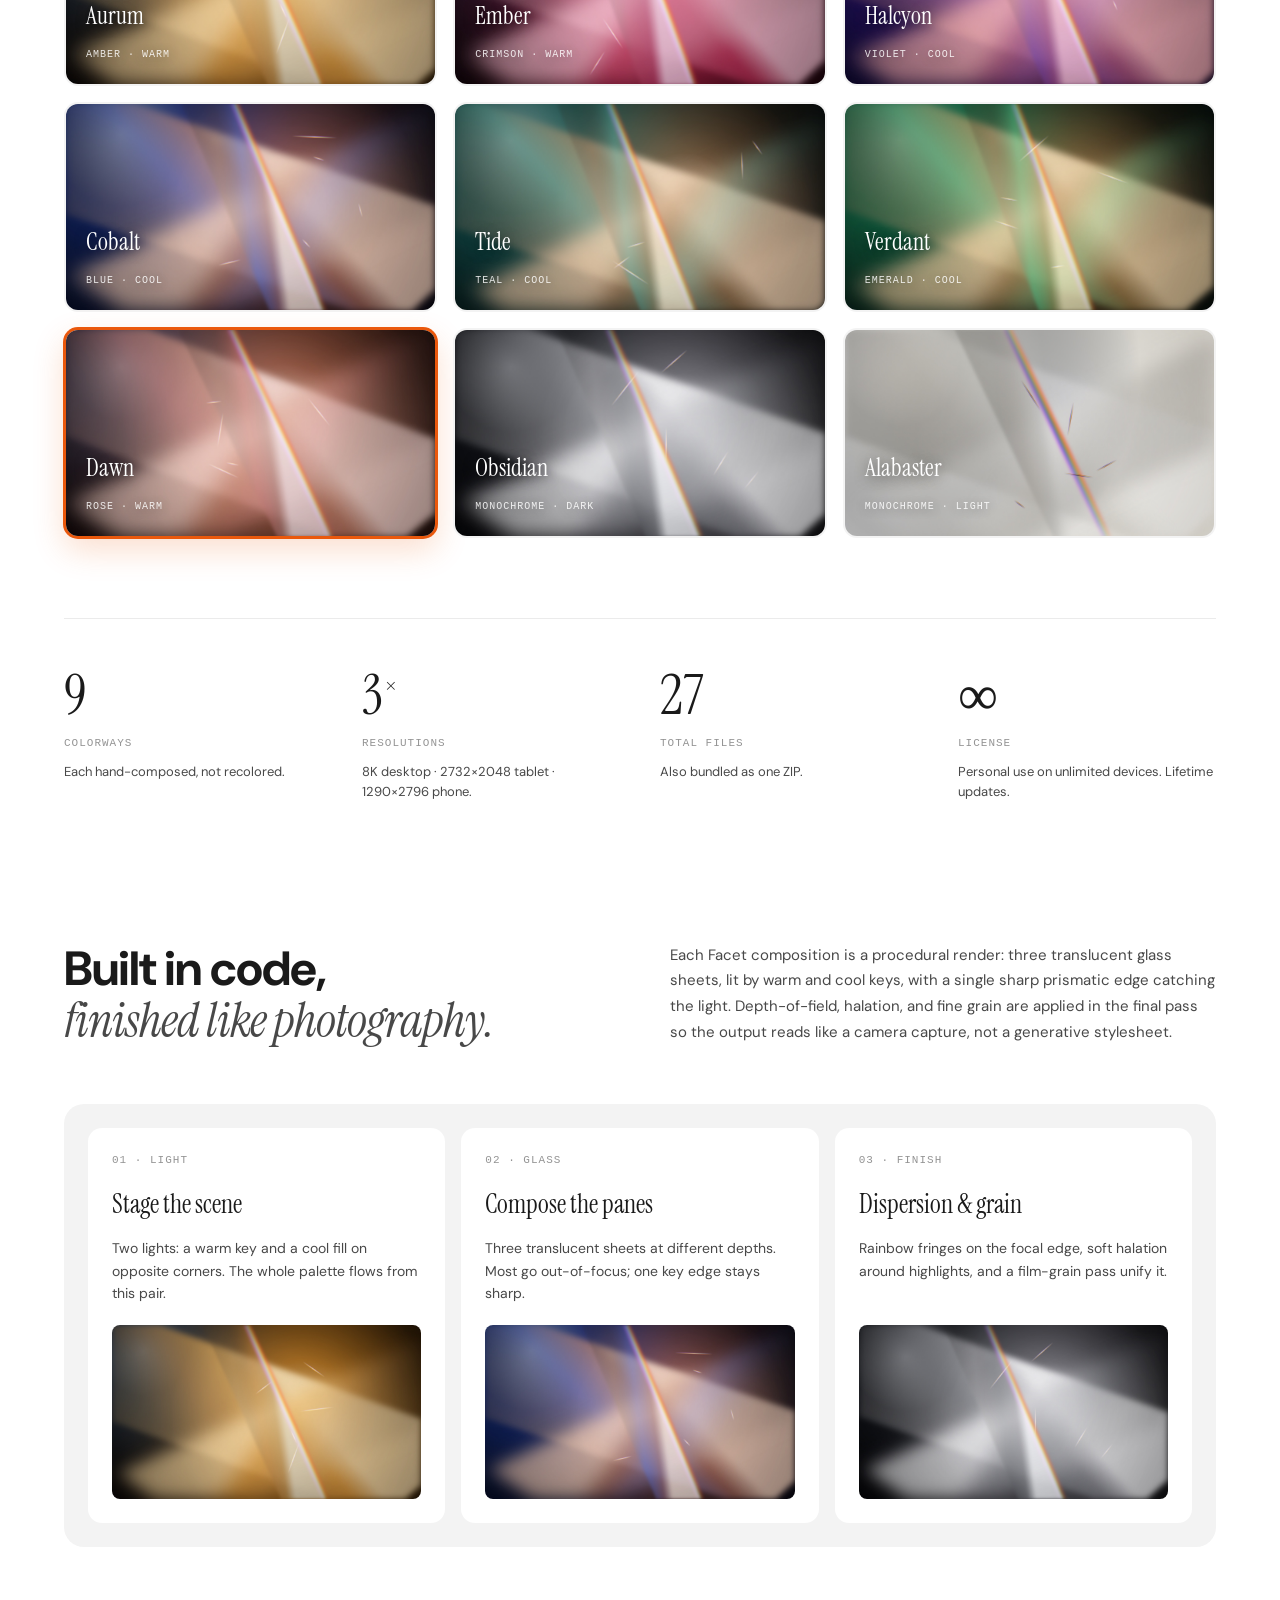
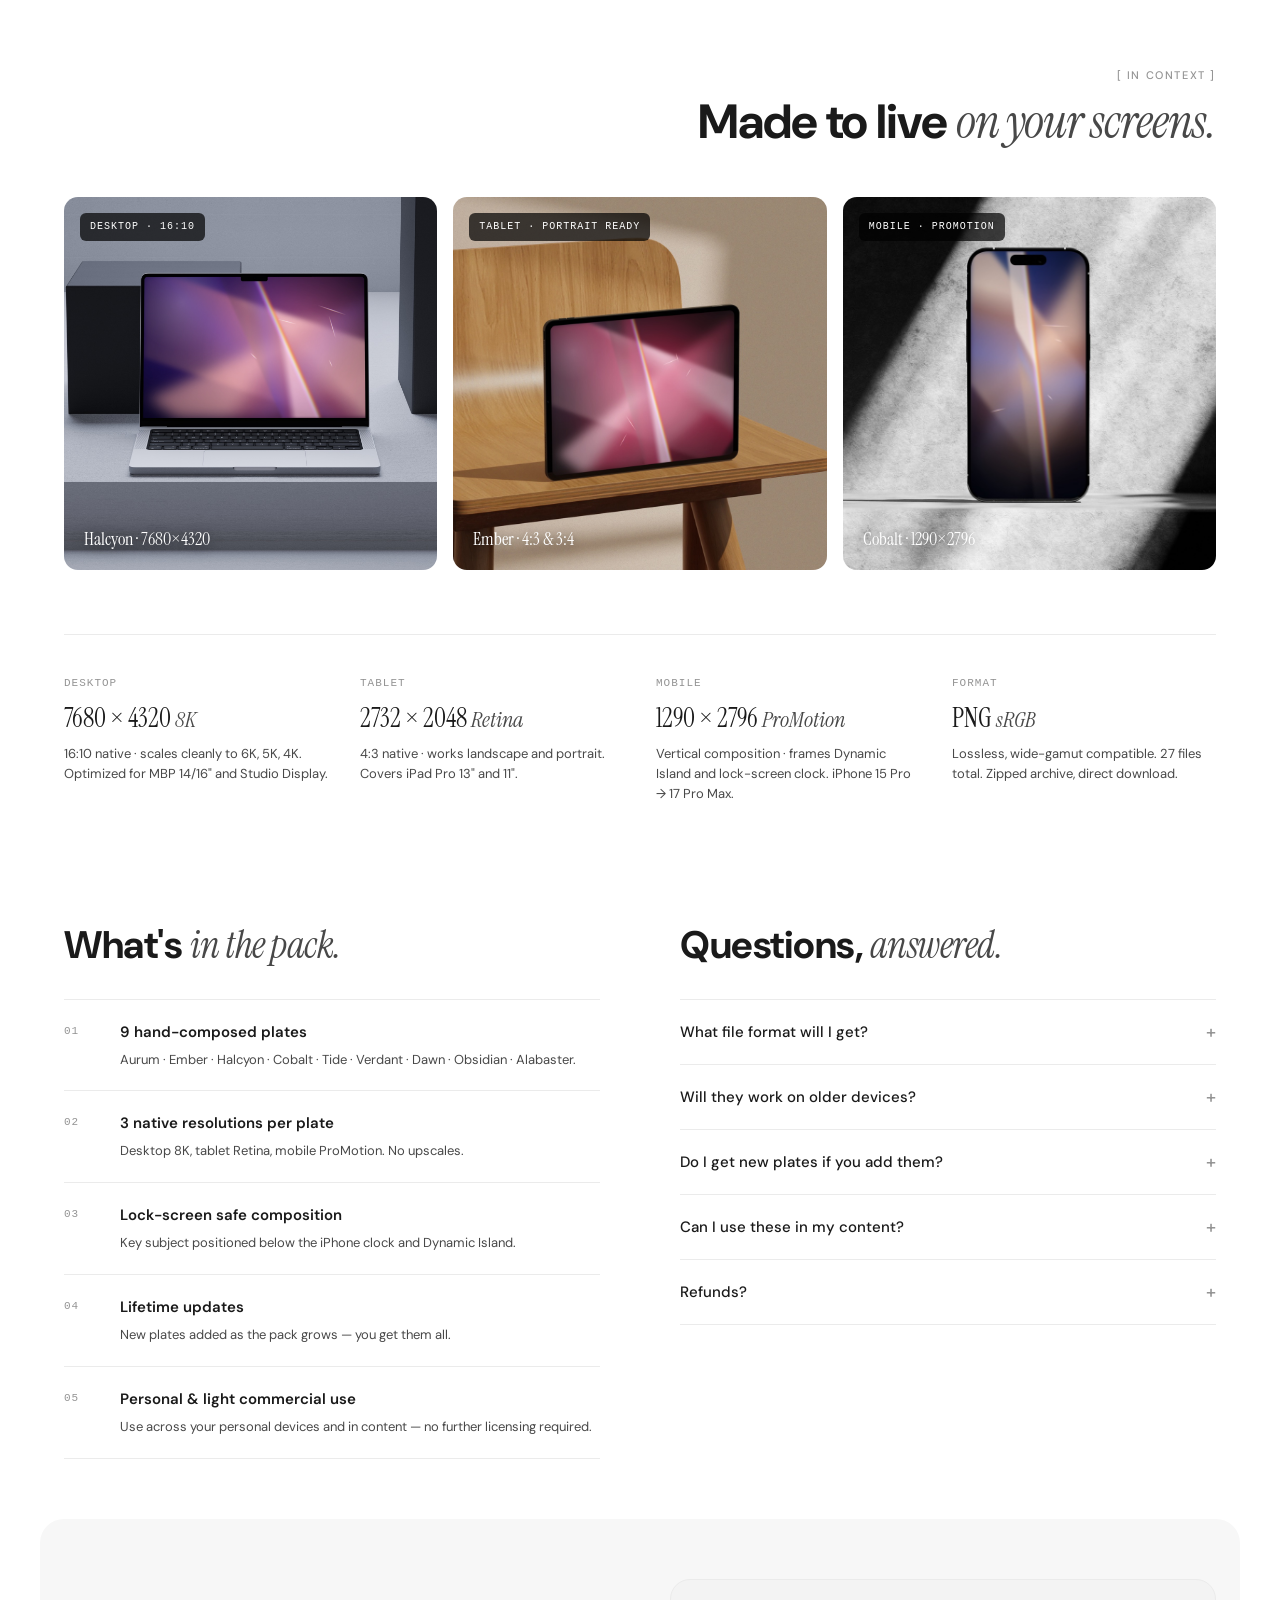
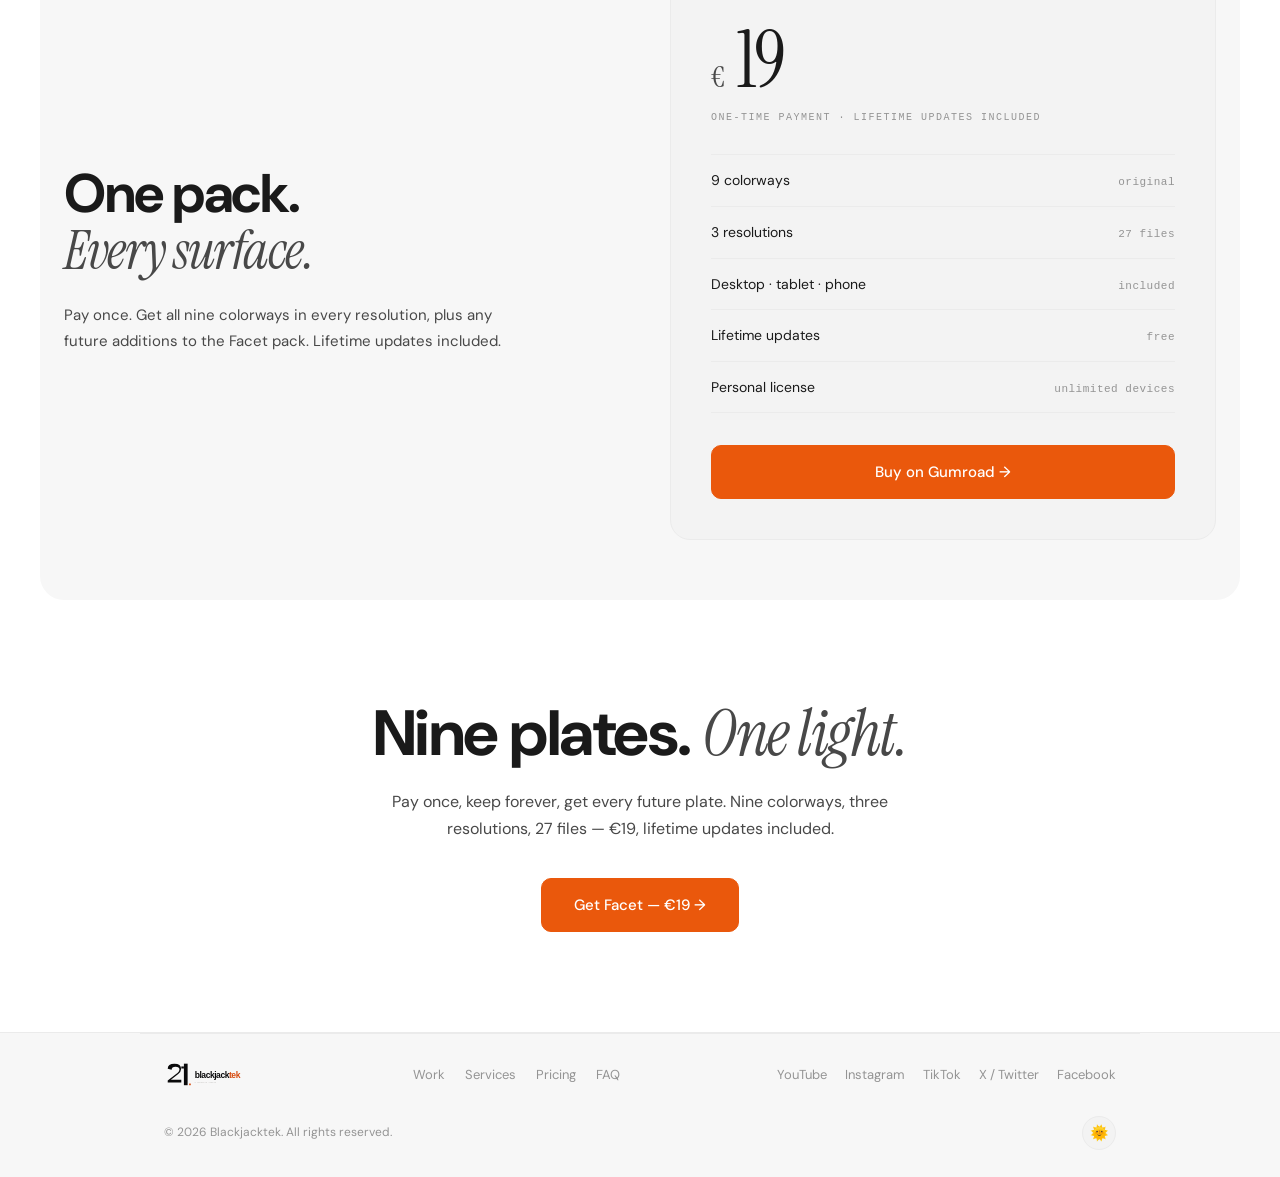
<file: facet.html>
<!DOCTYPE html>
<html lang="en" data-theme="dark">
<head>
  <meta charset="UTF-8" />
  <meta name="viewport" content="width=device-width, initial-scale=1.0" />
  <title>Facet — Wallpaper Pack · Blackjacktek</title>
  <meta name="description" content="Nine panes of light, cut into wallpaper. A pack of nine original compositions exploring refracted glass, chromatic dispersion and cinematic color. 8K desktop, Retina tablet, ProMotion mobile." />
  <meta name="robots" content="index, follow" />
  <link rel="preconnect" href="https://fonts.googleapis.com" />
  <link rel="preconnect" href="https://fonts.gstatic.com" crossorigin />
  <link href="https://fonts.googleapis.com/css2?family=DM+Sans:ital,opsz,wght@0,9..40,300;0,9..40,400;0,9..40,500;0,9..40,600;0,9..40,700;1,9..40,400&family=Instrument+Serif:ital@0;1&display=swap" rel="stylesheet" />
  <link rel="stylesheet" href="style.css" />
  <link rel="icon" type="image/png" href="brand/favicon.png" />
  <script>
    (function(){
      const t=localStorage.getItem('theme')||(window.matchMedia('(prefers-color-scheme:light)').matches?'light':'dark');
      document.documentElement.setAttribute('data-theme',t);
      if (history.scrollRestoration) history.scrollRestoration = 'manual';
      window.scrollTo(0, 0);
    })();
  </script>
</head>
<body>

<!-- NAV -->
<nav class="nav" id="nav">
  <a href="index.html" class="nav-logo">
    <img class="nav-logo-img nav-logo-light" src="brand/blackjacktek-full-color.svg" alt="Blackjacktek" />
    <img class="nav-logo-img nav-logo-dark" src="brand/blackjacktek-full-knockout.svg" alt="Blackjacktek" />
  </a>
  <ul class="nav-links">
    <li><a href="index.html#shop" class="nav-active">Shop <span class="nav-sub">/ Wallpapers</span></a></li>
    <li><a href="index.html#services">Services</a></li>
    <li><a href="index.html#work">Work</a></li>
    <li><a href="index.html#pricing">Pricing</a></li>
    <li><a href="index.html#gear">Affiliate</a></li>
    <li><a href="index.html#faq">FAQ</a></li>
  </ul>
  <div class="nav-right">
    <button class="theme-toggle" id="theme-toggle" aria-label="Toggle theme">🌙</button>
    <a href="index.html#contact" class="btn btn-primary nav-cta">Let's Talk</a>
  </div>
</nav>

<!-- HERO -->
<section class="product-hero">
  <div class="product-hero-meta">
    <div class="meta-left">
      <span class="meta-crumb">Facet <span class="meta-dash">—</span> <em>wallpaper pack</em></span>
    </div>
    <div class="meta-right">
      <div><strong>9</strong> wallpapers</div>
      <div><strong>9</strong> colorways · <strong>3</strong> sizes</div>
      <div>Desktop 8K · Tablet 4K · Mobile 3K</div>
    </div>
  </div>

  <div class="product-hero-headline">
    <h1>Nine panes of light,<br><em>cut into wallpaper.</em></h1>
    <p class="product-hero-sub">A pack of nine original compositions exploring refracted glass, chromatic dispersion and cinematic color. Rendered at 8K for desktop, retina tablet, and modern phone resolutions.</p>
    <div class="product-hero-actions">
      <a href="#buy" class="btn btn-primary btn-lg">Buy the pack — <strong>€19</strong></a>
      <a href="#gallery" class="btn btn-ghost btn-lg">View samples</a>
    </div>
  </div>

  <div class="product-hero-feature">
    <img id="facet-hero-mockup" src="facet-assets/mockups/desktop/6.jpg" alt="Facet Dawn on desktop" />
  </div>
</section>

<!-- GALLERY -->
<section class="facet-gallery" id="gallery">
  <div class="facet-gallery-grid">
    <button class="facet-card" data-mockup="8" data-name="Aurum">
      <img src="facet-assets/wallpapers/facet_aurum_desktop_7680x4320.jpg" alt="Aurum" loading="lazy" />
      <div class="facet-card-label">
        <h3>Aurum</h3>
        <span>Amber · Warm</span>
      </div>
    </button>
    <button class="facet-card" data-mockup="5" data-name="Ember">
      <img src="facet-assets/wallpapers/facet_ember_desktop_7680x4320.jpg" alt="Ember" loading="lazy" />
      <div class="facet-card-label">
        <h3>Ember</h3>
        <span>Crimson · Warm</span>
      </div>
    </button>
    <button class="facet-card" data-mockup="4" data-name="Halcyon">
      <img src="facet-assets/wallpapers/facet_halcyon_desktop_7680x4320.jpg" alt="Halcyon" loading="lazy" />
      <div class="facet-card-label">
        <h3>Halcyon</h3>
        <span>Violet · Cool</span>
      </div>
    </button>
    <button class="facet-card" data-mockup="7" data-name="Cobalt">
      <img src="facet-assets/wallpapers/facet_cobalt_desktop_7680x4320.jpg" alt="Cobalt" loading="lazy" />
      <div class="facet-card-label">
        <h3>Cobalt</h3>
        <span>Blue · Cool</span>
      </div>
    </button>
    <button class="facet-card" data-mockup="2" data-name="Tide">
      <img src="facet-assets/wallpapers/facet_tide_desktop_7680x4320.jpg" alt="Tide" loading="lazy" />
      <div class="facet-card-label">
        <h3>Tide</h3>
        <span>Teal · Cool</span>
      </div>
    </button>
    <button class="facet-card" data-mockup="1" data-name="Verdant">
      <img src="facet-assets/wallpapers/facet_verdant_desktop_7680x4320.jpg" alt="Verdant" loading="lazy" />
      <div class="facet-card-label">
        <h3>Verdant</h3>
        <span>Emerald · Cool</span>
      </div>
    </button>
    <button class="facet-card active" data-mockup="6" data-name="Dawn">
      <img src="facet-assets/wallpapers/facet_dawn_desktop_7680x4320.jpg" alt="Dawn" loading="lazy" />
      <div class="facet-card-label">
        <h3>Dawn</h3>
        <span>Rose · Warm</span>
      </div>
    </button>
    <button class="facet-card" data-mockup="3" data-name="Obsidian">
      <img src="facet-assets/wallpapers/facet_obsidian_desktop_7680x4320.jpg" alt="Obsidian" loading="lazy" />
      <div class="facet-card-label">
        <h3>Obsidian</h3>
        <span>Monochrome · Dark</span>
      </div>
    </button>
    <button class="facet-card" data-mockup="9" data-name="Alabaster">
      <img src="facet-assets/wallpapers/facet_alabaster_desktop_7680x4320.jpg" alt="Alabaster" loading="lazy" />
      <div class="facet-card-label">
        <h3>Alabaster</h3>
        <span>Monochrome · Light</span>
      </div>
    </button>
  </div>

  <div class="facet-stats">
    <div class="fstat">
      <div class="fstat-num">9<sup></sup></div>
      <div class="fstat-label">Colorways</div>
      <div class="fstat-sub">Each hand-composed, not recolored.</div>
    </div>
    <div class="fstat">
      <div class="fstat-num">3<sup>×</sup></div>
      <div class="fstat-label">Resolutions</div>
      <div class="fstat-sub">8K desktop · 2732×2048 tablet · 1290×2796 phone.</div>
    </div>
    <div class="fstat">
      <div class="fstat-num">27</div>
      <div class="fstat-label">Total files</div>
      <div class="fstat-sub">Also bundled as one ZIP.</div>
    </div>
    <div class="fstat">
      <div class="fstat-num">∞</div>
      <div class="fstat-label">License</div>
      <div class="fstat-sub">Personal use on unlimited devices. Lifetime updates.</div>
    </div>
  </div>
</section>

<!-- PROCESS -->
<section class="facet-process">
  <div class="facet-process-head">
    <h2>Built in code,<br><em>finished like photography.</em></h2>
    <p>Each Facet composition is a procedural render: three translucent glass sheets, lit by warm and cool keys, with a single sharp prismatic edge catching the light. Depth-of-field, halation, and fine grain are applied in the final pass so the output reads like a camera capture, not a generative stylesheet.</p>
  </div>

  <div class="facet-process-grid">
    <div class="fproc-card">
      <span class="fproc-meta">01 · Light</span>
      <h3>Stage the scene</h3>
      <p>Two lights: a warm key and a cool fill on opposite corners. The whole palette flows from this pair.</p>
      <img src="facet-assets/wallpapers/facet_aurum_desktop_7680x4320.jpg" alt="" loading="lazy" />
    </div>
    <div class="fproc-card">
      <span class="fproc-meta">02 · Glass</span>
      <h3>Compose the panes</h3>
      <p>Three translucent sheets at different depths. Most go out-of-focus; one key edge stays sharp.</p>
      <img src="facet-assets/wallpapers/facet_cobalt_desktop_7680x4320.jpg" alt="" loading="lazy" />
    </div>
    <div class="fproc-card">
      <span class="fproc-meta">03 · Finish</span>
      <h3>Dispersion &amp; grain</h3>
      <p>Rainbow fringes on the focal edge, soft halation around highlights, and a film-grain pass unify it.</p>
      <img src="facet-assets/wallpapers/facet_obsidian_desktop_7680x4320.jpg" alt="" loading="lazy" />
    </div>
  </div>
</section>

<!-- IN CONTEXT -->
<section class="facet-context">
  <div class="facet-context-head">
    <span class="label">[ In Context ]</span>
    <h2>Made to live <em>on your screens.</em></h2>
  </div>
  <div class="facet-context-grid">
    <div class="fctx-card">
      <span class="fctx-tag">Desktop · 16:10</span>
      <img src="facet-assets/mockups/desktop/4.jpg" alt="Facet Halcyon on desktop" loading="lazy" />
      <div class="fctx-caption">Halcyon · 7680×4320</div>
    </div>
    <div class="fctx-card">
      <span class="fctx-tag">Tablet · Portrait Ready</span>
      <img src="facet-assets/mockups/tablet/5.jpg" alt="Facet Ember on tablet" loading="lazy" />
      <div class="fctx-caption">Ember · 4:3 &amp; 3:4</div>
    </div>
    <div class="fctx-card">
      <span class="fctx-tag">Mobile · ProMotion</span>
      <img src="facet-assets/mockups/mobile/7.jpg" alt="Facet Cobalt on mobile" loading="lazy" />
      <div class="fctx-caption">Cobalt · 1290×2796</div>
    </div>
  </div>

  <div class="facet-specs">
    <div class="fspec">
      <span class="fspec-label">Desktop</span>
      <div class="fspec-val">7680 × 4320 <em>8K</em></div>
      <p>16:10 native · scales cleanly to 6K, 5K, 4K. Optimized for MBP 14/16" and Studio Display.</p>
    </div>
    <div class="fspec">
      <span class="fspec-label">Tablet</span>
      <div class="fspec-val">2732 × 2048 <em>Retina</em></div>
      <p>4:3 native · works landscape and portrait. Covers iPad Pro 13" and 11".</p>
    </div>
    <div class="fspec">
      <span class="fspec-label">Mobile</span>
      <div class="fspec-val">1290 × 2796 <em>ProMotion</em></div>
      <p>Vertical composition · frames Dynamic Island and lock-screen clock. iPhone 15 Pro → 17 Pro Max.</p>
    </div>
    <div class="fspec">
      <span class="fspec-label">Format</span>
      <div class="fspec-val">PNG <em>sRGB</em></div>
      <p>Lossless, wide-gamut compatible. 27 files total. Zipped archive, direct download.</p>
    </div>
  </div>
</section>

<!-- PACK + FAQ -->
<section class="facet-info">
  <div class="facet-info-col">
    <h2>What's <em>in the pack.</em></h2>
    <ul class="fpack-list">
      <li>
        <span class="fpack-num">01</span>
        <div>
          <strong>9 hand-composed plates</strong>
          <p>Aurum · Ember · Halcyon · Cobalt · Tide · Verdant · Dawn · Obsidian · Alabaster.</p>
        </div>
      </li>
      <li>
        <span class="fpack-num">02</span>
        <div>
          <strong>3 native resolutions per plate</strong>
          <p>Desktop 8K, tablet Retina, mobile ProMotion. No upscales.</p>
        </div>
      </li>
      <li>
        <span class="fpack-num">03</span>
        <div>
          <strong>Lock-screen safe composition</strong>
          <p>Key subject positioned below the iPhone clock and Dynamic Island.</p>
        </div>
      </li>
      <li>
        <span class="fpack-num">04</span>
        <div>
          <strong>Lifetime updates</strong>
          <p>New plates added as the pack grows — you get them all.</p>
        </div>
      </li>
      <li>
        <span class="fpack-num">05</span>
        <div>
          <strong>Personal &amp; light commercial use</strong>
          <p>Use across your personal devices and in content — no further licensing required.</p>
        </div>
      </li>
    </ul>
  </div>

  <div class="facet-info-col">
    <h2>Questions, <em>answered.</em></h2>
    <div class="ffaq-list">
      <div class="ffaq-item">
        <button class="ffaq-q" aria-expanded="false">What file format will I get? <span class="ffaq-icon">+</span></button>
        <div class="ffaq-a"><div class="ffaq-a-inner"><p>High-quality PNG files in sRGB color space. Lossless, wide-gamut compatible, delivered as a single ZIP archive.</p></div></div>
      </div>
      <div class="ffaq-item">
        <button class="ffaq-q" aria-expanded="false">Will they work on older devices? <span class="ffaq-icon">+</span></button>
        <div class="ffaq-a"><div class="ffaq-a-inner"><p>Yes. The 8K masters scale cleanly down to 6K, 5K, 4K, and below. The tablet and mobile files are native for current devices but work on older ones too.</p></div></div>
      </div>
      <div class="ffaq-item">
        <button class="ffaq-q" aria-expanded="false">Do I get new plates if you add them? <span class="ffaq-icon">+</span></button>
        <div class="ffaq-a"><div class="ffaq-a-inner"><p>Yes. Lifetime updates are included — any future plates added to the Facet pack are yours at no extra cost.</p></div></div>
      </div>
      <div class="ffaq-item">
        <button class="ffaq-q" aria-expanded="false">Can I use these in my content? <span class="ffaq-icon">+</span></button>
        <div class="ffaq-a"><div class="ffaq-a-inner"><p>Personal and light commercial use is covered — device wallpapers, YouTube backgrounds, personal content. For paid brand campaigns, reach out for an extended license.</p></div></div>
      </div>
      <div class="ffaq-item">
        <button class="ffaq-q" aria-expanded="false">Refunds? <span class="ffaq-icon">+</span></button>
        <div class="ffaq-a"><div class="ffaq-a-inner"><p>Due to the digital nature of the product, all sales are final. If something's wrong with your download, email me and I'll sort it.</p></div></div>
      </div>
    </div>
  </div>
</section>

<!-- BUY -->
<section class="facet-buy" id="buy">
  <div class="facet-buy-left">
    <h2>One pack.<br><em>Every surface.</em></h2>
    <p>Pay once. Get all nine colorways in every resolution, plus any future additions to the Facet pack. Lifetime updates included.</p>
  </div>
  <div class="facet-buy-card">
    <div class="fbuy-price">
      <span class="fbuy-currency">€</span><span class="fbuy-num">19</span>
    </div>
    <div class="fbuy-meta">One-time payment · Lifetime updates included</div>
    <ul class="fbuy-list">
      <li><span>9 colorways</span><span>original</span></li>
      <li><span>3 resolutions</span><span>27 files</span></li>
      <li><span>Desktop · tablet · phone</span><span>included</span></li>
      <li><span>Lifetime updates</span><span>free</span></li>
      <li><span>Personal license</span><span>unlimited devices</span></li>
    </ul>
    <a href="https://blackjacktek.gumroad.com/l/facet" target="_blank" rel="noopener" class="btn btn-primary btn-lg fbuy-btn">Buy on Gumroad →</a>
  </div>
</section>

<!-- FINAL CTA -->
<section class="facet-cta">
  <h2>Nine plates. <em>One light.</em></h2>
  <p>Pay once, keep forever, get every future plate. Nine colorways, three resolutions, 27 files — €19, lifetime updates included.</p>
  <a href="https://blackjacktek.gumroad.com/l/facet" target="_blank" rel="noopener" class="btn btn-primary btn-lg">Get Facet — €19 →</a>
</section>

<!-- FOOTER -->
<footer class="footer">
  <div class="footer-bottom">
    <span class="footer-logo">
      <img class="footer-logo-img footer-logo-light" src="brand/blackjacktek-full-color.svg" alt="Blackjacktek" />
      <img class="footer-logo-img footer-logo-dark" src="brand/blackjacktek-full-knockout.svg" alt="Blackjacktek" />
    </span>
    <nav class="footer-nav">
      <a href="index.html#work">Work</a>
      <a href="index.html#services">Services</a>
      <a href="index.html#pricing">Pricing</a>
      <a href="index.html#faq">FAQ</a>
    </nav>
    <div class="footer-social">
      <a href="https://youtube.com/@blackjacktek" target="_blank" rel="noopener">YouTube</a>
      <a href="http://instagram.com/BlackjackTek" target="_blank" rel="noopener">Instagram</a>
      <a href="https://vm.tiktok.com/ZMNUq7fxf/" target="_blank" rel="noopener">TikTok</a>
      <a href="https://mobile.twitter.com/_BlackjackTek_" target="_blank" rel="noopener">X / Twitter</a>
      <a href="https://www.facebook.com/people/BlackjackTek/100080445494729/" target="_blank" rel="noopener">Facebook</a>
    </div>
  </div>
  <div class="footer-copy">
    <span>© 2026 Blackjacktek. All rights reserved.</span>
    <button class="theme-toggle" id="theme-toggle-foot" aria-label="Toggle theme">🌙</button>
  </div>
</footer>

<script>
  // Theme toggle
  function applyTheme(t){
    document.documentElement.setAttribute('data-theme',t);
    localStorage.setItem('theme',t);
    document.querySelectorAll('.theme-toggle').forEach(b=>{ b.textContent = t==='dark' ? '🌙' : '🌞'; });
  }
  applyTheme(document.documentElement.getAttribute('data-theme'));
  document.querySelectorAll('.theme-toggle').forEach(b=>{
    b.addEventListener('click',()=>{
      applyTheme(document.documentElement.getAttribute('data-theme')==='dark'?'light':'dark');
    });
  });

  // FAQ accordion
  document.querySelectorAll('.ffaq-q').forEach(btn=>{
    btn.addEventListener('click',()=>{
      const item = btn.closest('.ffaq-item');
      item.classList.toggle('open');
      btn.setAttribute('aria-expanded', item.classList.contains('open'));
    });
  });

  // Gallery → hero mockup swap
  const heroMockup = document.getElementById('facet-hero-mockup');
  document.querySelectorAll('.facet-card').forEach(card=>{
    card.addEventListener('click',()=>{
      const n = card.dataset.mockup;
      const name = card.dataset.name;
      if (!n || !heroMockup) return;
      // Preload then swap with fade
      const img = new Image();
      img.onload = () => {
        heroMockup.style.opacity = '0';
        setTimeout(()=>{
          heroMockup.src = img.src;
          heroMockup.alt = `Facet ${name} on desktop`;
          heroMockup.style.opacity = '1';
        }, 180);
      };
      img.src = `facet-assets/mockups/desktop/${n}.jpg`;
      document.querySelectorAll('.facet-card').forEach(c=>c.classList.remove('active'));
      card.classList.add('active');
    });
  });
</script>

</body>
</html>
</file>
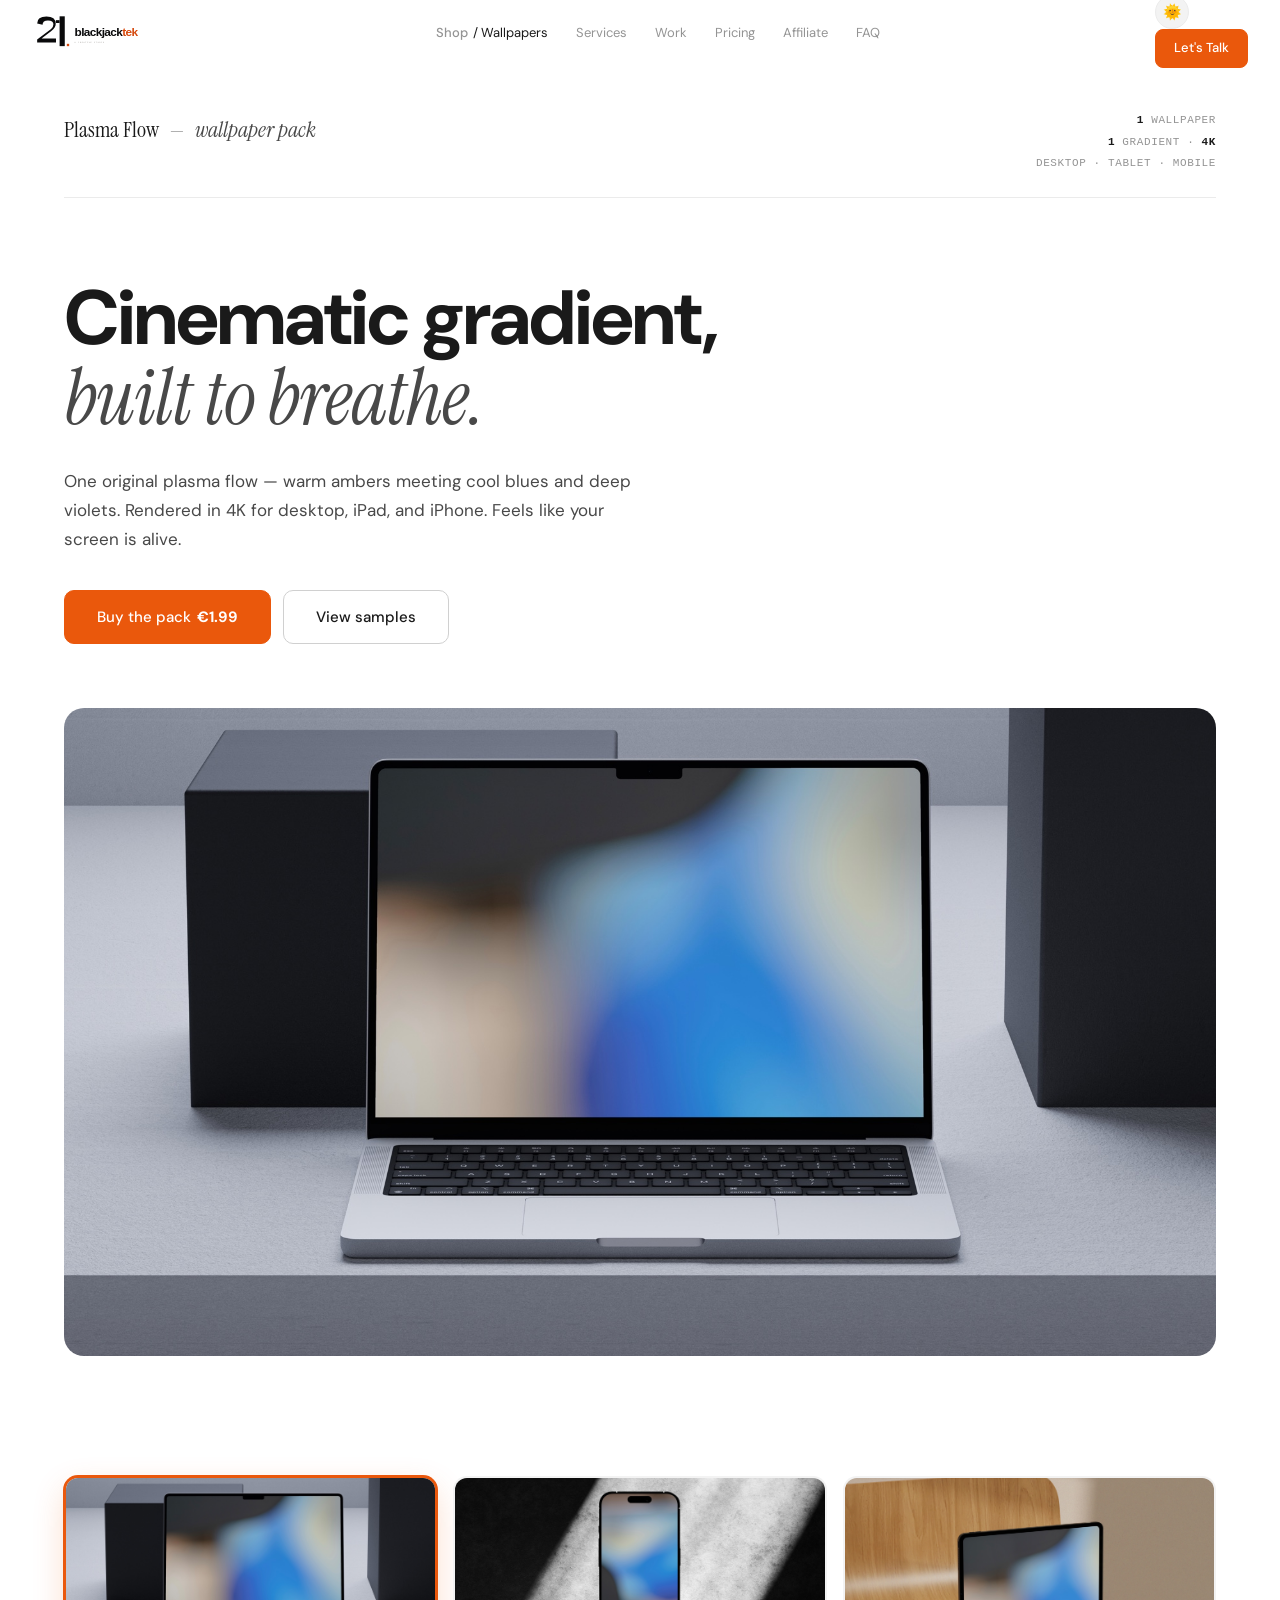
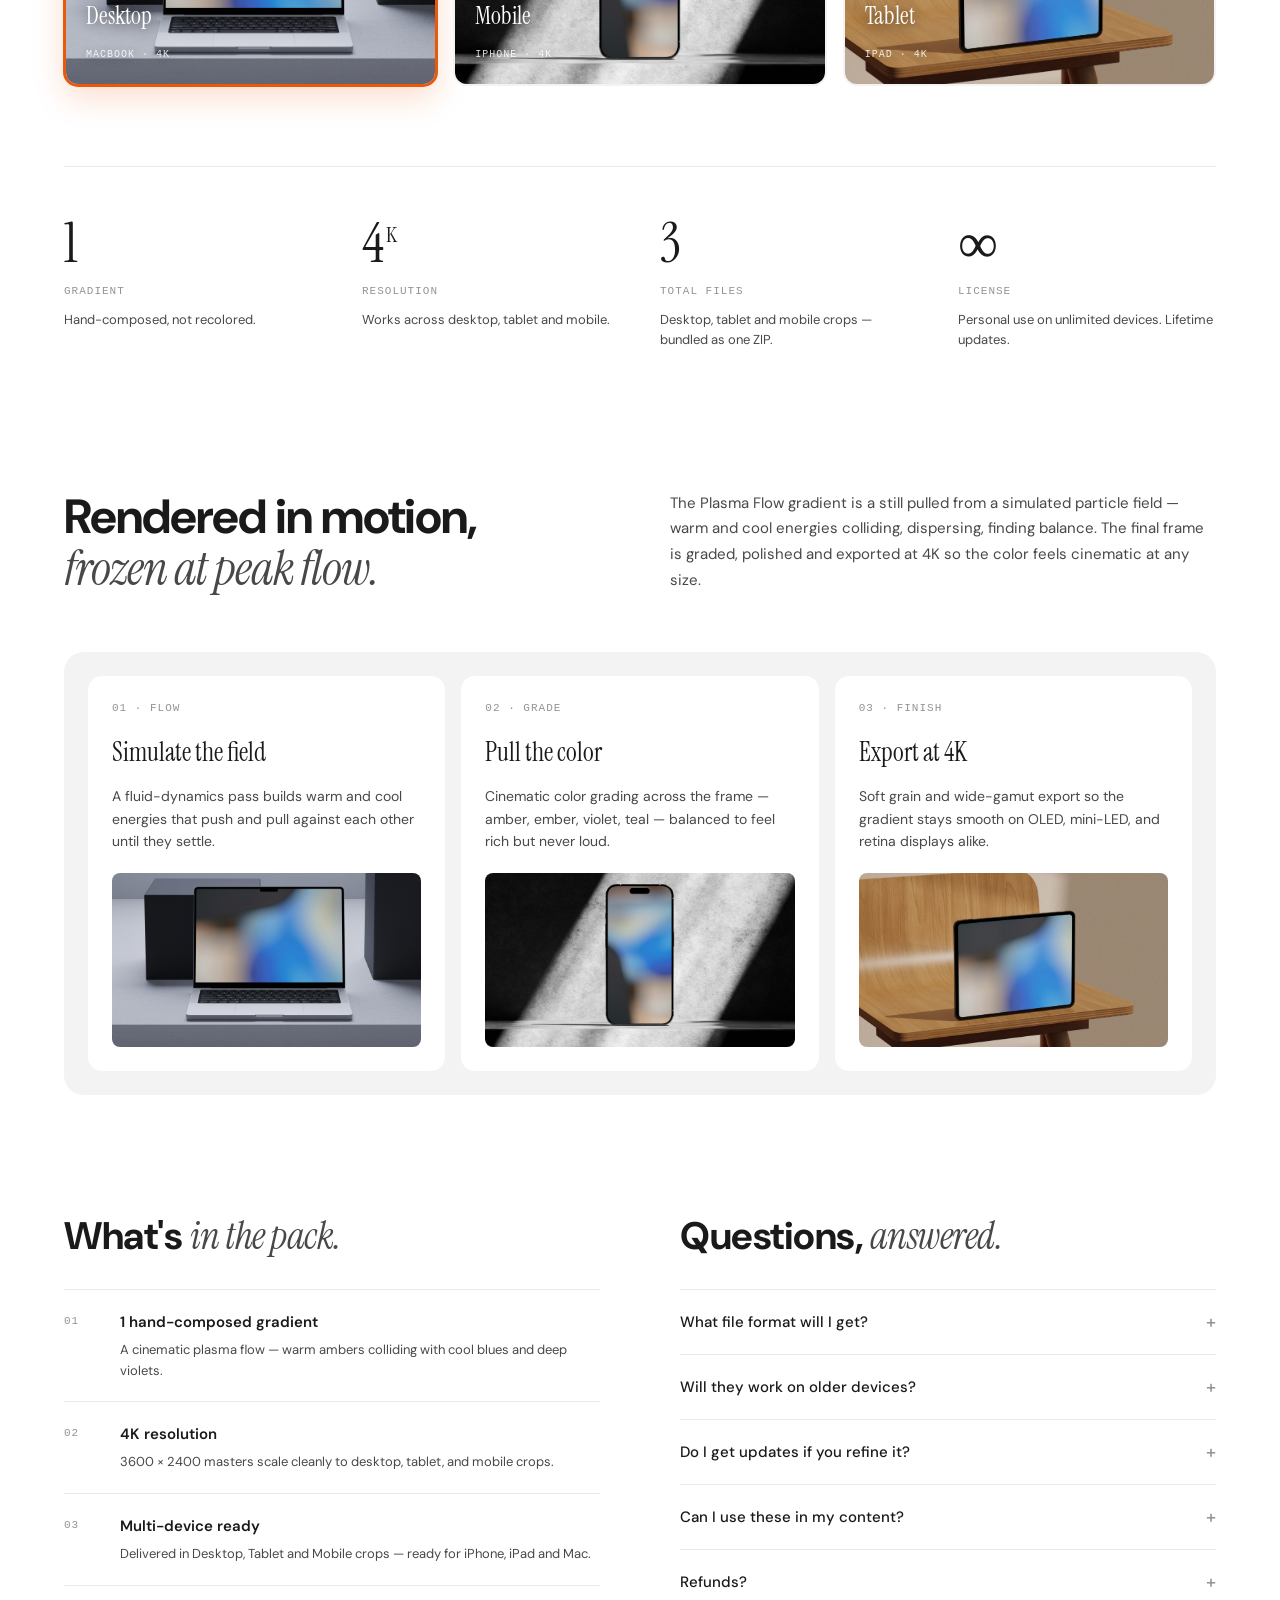
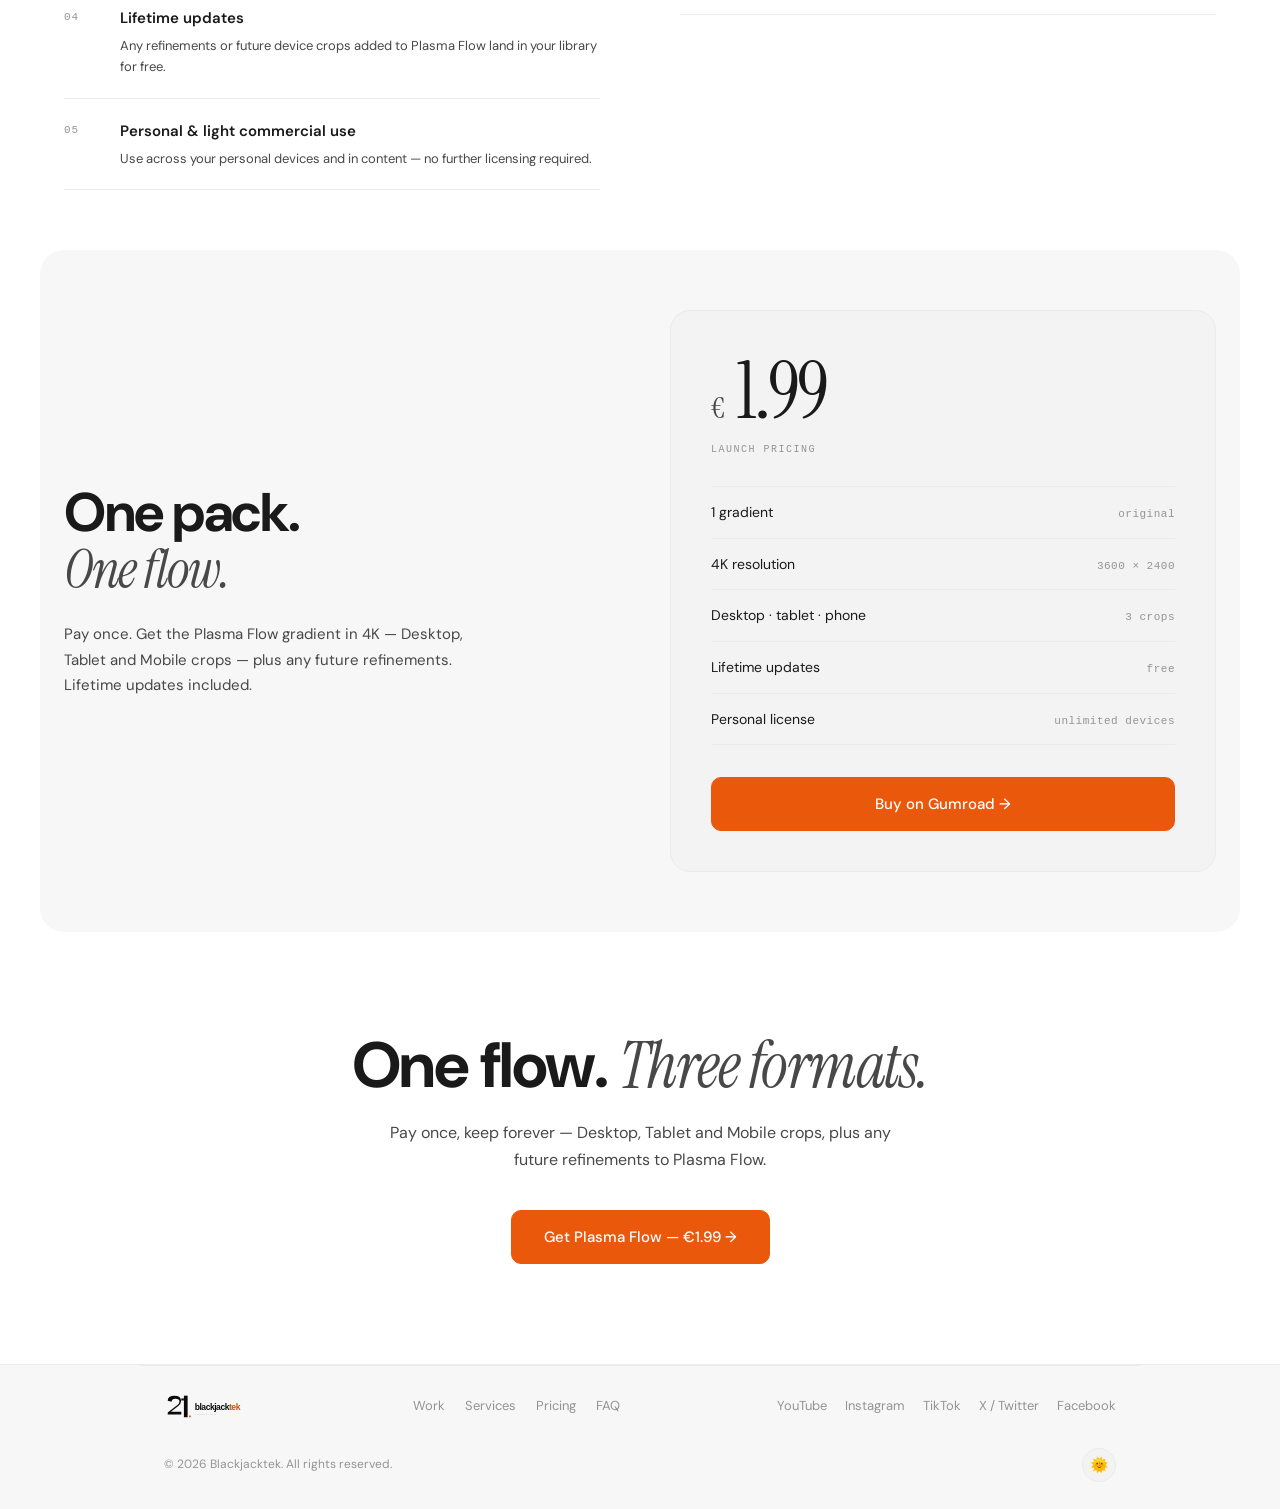
<file: plasma-flow.html>
<!DOCTYPE html>
<html lang="en" data-theme="dark">
<head>
  <meta charset="UTF-8" />
  <meta name="viewport" content="width=device-width, initial-scale=1.0" />
  <title>Plasma Flow — Wallpaper Pack · Blackjacktek</title>
  <meta name="description" content="Cinematic gradient wallpaper for iPhone, iPad & Mac. One original plasma flow rendered in 4K for Desktop, Tablet and Mobile." />
  <link rel="preconnect" href="https://fonts.googleapis.com" />
  <link rel="preconnect" href="https://fonts.gstatic.com" crossorigin />
  <link href="https://fonts.googleapis.com/css2?family=DM+Sans:ital,opsz,wght@0,9..40,300;0,9..40,400;0,9..40,500;0,9..40,600;0,9..40,700;1,9..40,400&family=Instrument+Serif:ital@0;1&display=swap" rel="stylesheet" />
  <link rel="stylesheet" href="style.css" />
  <link rel="icon" type="image/png" href="brand/favicon.png" />
  <script>
    (function(){
      const t=localStorage.getItem('theme')||(window.matchMedia('(prefers-color-scheme:light)').matches?'light':'dark');
      document.documentElement.setAttribute('data-theme',t);
      if (history.scrollRestoration) history.scrollRestoration = 'manual';
      window.scrollTo(0, 0);
    })();
  </script>
</head>
<body>

<!-- NAV -->
<nav class="nav" id="nav">
  <a href="index.html" class="nav-logo">
    <img class="nav-logo-img nav-logo-light" src="brand/blackjacktek-full-color.svg" alt="Blackjacktek" />
    <img class="nav-logo-img nav-logo-dark" src="brand/blackjacktek-full-knockout.svg" alt="Blackjacktek" />
  </a>
  <ul class="nav-links">
    <li><a href="index.html#shop" class="nav-active">Shop <span class="nav-sub">/ Wallpapers</span></a></li>
    <li><a href="index.html#services">Services</a></li>
    <li><a href="index.html#work">Work</a></li>
    <li><a href="index.html#pricing">Pricing</a></li>
    <li><a href="index.html#gear">Affiliate</a></li>
    <li><a href="index.html#faq">FAQ</a></li>
  </ul>
  <div class="nav-right">
    <button class="theme-toggle" id="theme-toggle" aria-label="Toggle theme">🌙</button>
    <a href="index.html#contact" class="btn btn-primary nav-cta">Let's Talk</a>
  </div>
</nav>

<!-- HERO -->
<section class="product-hero">
  <div class="product-hero-meta">
    <div class="meta-left">
      <span class="meta-crumb">Plasma Flow <span class="meta-dash">—</span> <em>wallpaper pack</em></span>
    </div>
    <div class="meta-right">
      <div><strong>1</strong> wallpaper</div>
      <div><strong>1</strong> gradient · <strong>4K</strong></div>
      <div>Desktop · Tablet · Mobile</div>
    </div>
  </div>

  <div class="product-hero-headline">
    <h1>Cinematic gradient,<br><em>built to breathe.</em></h1>
    <p class="product-hero-sub">One original plasma flow — warm ambers meeting cool blues and deep violets. Rendered in 4K for desktop, iPad, and iPhone. Feels like your screen is alive.</p>
    <div class="product-hero-actions">
      <a href="#buy" class="btn btn-primary btn-lg">Buy the pack <strong>€1.99</strong></a>
      <a href="#gallery" class="btn btn-ghost btn-lg">View samples</a>
    </div>
  </div>

  <div class="product-hero-feature">
    <img id="plasma-hero-mockup" src="plasma-assets/1.jpg" alt="Plasma Flow on desktop" />
  </div>
</section>

<!-- GALLERY -->
<section class="facet-gallery plasma-gallery" id="gallery">
  <div class="facet-gallery-grid plasma-grid">
    <button class="facet-card active" data-src="plasma-assets/1.jpg" data-name="Desktop">
      <img src="plasma-assets/1.jpg" alt="Plasma Flow on desktop" loading="lazy" />
      <div class="facet-card-label">
        <h3>Desktop</h3>
        <span>MacBook · 4K</span>
      </div>
    </button>
    <button class="facet-card" data-src="plasma-assets/2.jpg" data-name="Mobile">
      <img src="plasma-assets/2.jpg" alt="Plasma Flow on mobile" loading="lazy" />
      <div class="facet-card-label">
        <h3>Mobile</h3>
        <span>iPhone · 4K</span>
      </div>
    </button>
    <button class="facet-card" data-src="plasma-assets/3.jpg" data-name="Tablet">
      <img src="plasma-assets/3.jpg" alt="Plasma Flow on tablet" loading="lazy" />
      <div class="facet-card-label">
        <h3>Tablet</h3>
        <span>iPad · 4K</span>
      </div>
    </button>
  </div>

  <div class="facet-stats">
    <div class="fstat">
      <div class="fstat-num">1</div>
      <div class="fstat-label">Gradient</div>
      <div class="fstat-sub">Hand-composed, not recolored.</div>
    </div>
    <div class="fstat">
      <div class="fstat-num">4<sup>K</sup></div>
      <div class="fstat-label">Resolution</div>
      <div class="fstat-sub">Works across desktop, tablet and mobile.</div>
    </div>
    <div class="fstat">
      <div class="fstat-num">3</div>
      <div class="fstat-label">Total files</div>
      <div class="fstat-sub">Desktop, tablet and mobile crops — bundled as one ZIP.</div>
    </div>
    <div class="fstat">
      <div class="fstat-num">∞</div>
      <div class="fstat-label">License</div>
      <div class="fstat-sub">Personal use on unlimited devices. Lifetime updates.</div>
    </div>
  </div>
</section>

<!-- PROCESS -->
<section class="facet-process">
  <div class="facet-process-head">
    <h2>Rendered in motion,<br><em>frozen at peak flow.</em></h2>
    <p>The Plasma Flow gradient is a still pulled from a simulated particle field — warm and cool energies colliding, dispersing, finding balance. The final frame is graded, polished and exported at 4K so the color feels cinematic at any size.</p>
  </div>

  <div class="facet-process-grid">
    <div class="fproc-card">
      <span class="fproc-meta">01 · Flow</span>
      <h3>Simulate the field</h3>
      <p>A fluid-dynamics pass builds warm and cool energies that push and pull against each other until they settle.</p>
      <img src="plasma-assets/1.jpg" alt="" loading="lazy" />
    </div>
    <div class="fproc-card">
      <span class="fproc-meta">02 · Grade</span>
      <h3>Pull the color</h3>
      <p>Cinematic color grading across the frame — amber, ember, violet, teal — balanced to feel rich but never loud.</p>
      <img src="plasma-assets/2.jpg" alt="" loading="lazy" />
    </div>
    <div class="fproc-card">
      <span class="fproc-meta">03 · Finish</span>
      <h3>Export at 4K</h3>
      <p>Soft grain and wide-gamut export so the gradient stays smooth on OLED, mini-LED, and retina displays alike.</p>
      <img src="plasma-assets/3.jpg" alt="" loading="lazy" />
    </div>
  </div>
</section>

<!-- PACK + FAQ -->
<section class="facet-info">
  <div class="facet-info-col">
    <h2>What's <em>in the pack.</em></h2>
    <ul class="fpack-list">
      <li>
        <span class="fpack-num">01</span>
        <div>
          <strong>1 hand-composed gradient</strong>
          <p>A cinematic plasma flow — warm ambers colliding with cool blues and deep violets.</p>
        </div>
      </li>
      <li>
        <span class="fpack-num">02</span>
        <div>
          <strong>4K resolution</strong>
          <p>3600 × 2400 masters scale cleanly to desktop, tablet, and mobile crops.</p>
        </div>
      </li>
      <li>
        <span class="fpack-num">03</span>
        <div>
          <strong>Multi-device ready</strong>
          <p>Delivered in Desktop, Tablet and Mobile crops — ready for iPhone, iPad and Mac.</p>
        </div>
      </li>
      <li>
        <span class="fpack-num">04</span>
        <div>
          <strong>Lifetime updates</strong>
          <p>Any refinements or future device crops added to Plasma Flow land in your library for free.</p>
        </div>
      </li>
      <li>
        <span class="fpack-num">05</span>
        <div>
          <strong>Personal &amp; light commercial use</strong>
          <p>Use across your personal devices and in content — no further licensing required.</p>
        </div>
      </li>
    </ul>
  </div>

  <div class="facet-info-col">
    <h2>Questions, <em>answered.</em></h2>
    <div class="ffaq-list">
      <div class="ffaq-item">
        <button class="ffaq-q" aria-expanded="false">What file format will I get? <span class="ffaq-icon">+</span></button>
        <div class="ffaq-a"><div class="ffaq-a-inner"><p>High-quality PNG and JPG files in sRGB color space. Wide-gamut compatible, delivered as a single ZIP archive.</p></div></div>
      </div>
      <div class="ffaq-item">
        <button class="ffaq-q" aria-expanded="false">Will they work on older devices? <span class="ffaq-icon">+</span></button>
        <div class="ffaq-a"><div class="ffaq-a-inner"><p>Yes. The 4K masters scale cleanly down to 2K, 1080p, and below. Works on older iPhones, iPads and Macs.</p></div></div>
      </div>
      <div class="ffaq-item">
        <button class="ffaq-q" aria-expanded="false">Do I get updates if you refine it? <span class="ffaq-icon">+</span></button>
        <div class="ffaq-a"><div class="ffaq-a-inner"><p>Yes. Lifetime updates are included — any refinements or new device crops added to Plasma Flow are yours at no extra cost.</p></div></div>
      </div>
      <div class="ffaq-item">
        <button class="ffaq-q" aria-expanded="false">Can I use these in my content? <span class="ffaq-icon">+</span></button>
        <div class="ffaq-a"><div class="ffaq-a-inner"><p>Personal and light commercial use is covered — device wallpapers, YouTube backgrounds, personal content. For paid brand campaigns, reach out for an extended license.</p></div></div>
      </div>
      <div class="ffaq-item">
        <button class="ffaq-q" aria-expanded="false">Refunds? <span class="ffaq-icon">+</span></button>
        <div class="ffaq-a"><div class="ffaq-a-inner"><p>Due to the digital nature of the product, all sales are final. If something's wrong with your download, email me and I'll sort it.</p></div></div>
      </div>
    </div>
  </div>
</section>

<!-- BUY -->
<section class="facet-buy" id="buy">
  <div class="facet-buy-left">
    <h2>One pack.<br><em>One flow.</em></h2>
    <p>Pay once. Get the Plasma Flow gradient in 4K — Desktop, Tablet and Mobile crops — plus any future refinements. Lifetime updates included.</p>
  </div>
  <div class="facet-buy-card">
    <div class="fbuy-price">
      <span class="fbuy-currency">€</span><span class="fbuy-num">1.99</span>
    </div>
    <div class="fbuy-meta">Launch pricing</div>
    <ul class="fbuy-list">
      <li><span>1 gradient</span><span>original</span></li>
      <li><span>4K resolution</span><span>3600 × 2400</span></li>
      <li><span>Desktop · tablet · phone</span><span>3 crops</span></li>
      <li><span>Lifetime updates</span><span>free</span></li>
      <li><span>Personal license</span><span>unlimited devices</span></li>
    </ul>
    <a href="https://blackjacktek.gumroad.com/l/PlasmaFlow?layout=profile" target="_blank" rel="noopener" class="btn btn-primary btn-lg fbuy-btn">Buy on Gumroad →</a>
  </div>
</section>

<!-- FINAL CTA -->
<section class="facet-cta">
  <h2>One flow. <em>Three formats.</em></h2>
  <p>Pay once, keep forever — Desktop, Tablet and Mobile crops, plus any future refinements to Plasma Flow.</p>
  <a href="https://blackjacktek.gumroad.com/l/PlasmaFlow?layout=profile" target="_blank" rel="noopener" class="btn btn-primary btn-lg">Get Plasma Flow — €1.99 →</a>
</section>

<!-- FOOTER -->
<footer class="footer">
  <div class="footer-bottom">
    <span class="footer-logo">
      <img class="footer-logo-img footer-logo-light" src="brand/blackjacktek-full-color.svg" alt="Blackjacktek" />
      <img class="footer-logo-img footer-logo-dark" src="brand/blackjacktek-full-knockout.svg" alt="Blackjacktek" />
    </span>
    <nav class="footer-nav">
      <a href="index.html#work">Work</a>
      <a href="index.html#services">Services</a>
      <a href="index.html#pricing">Pricing</a>
      <a href="index.html#faq">FAQ</a>
    </nav>
    <div class="footer-social">
      <a href="https://youtube.com/@blackjacktek" target="_blank" rel="noopener">YouTube</a>
      <a href="http://instagram.com/BlackjackTek" target="_blank" rel="noopener">Instagram</a>
      <a href="https://vm.tiktok.com/ZMNUq7fxf/" target="_blank" rel="noopener">TikTok</a>
      <a href="https://mobile.twitter.com/_BlackjackTek_" target="_blank" rel="noopener">X / Twitter</a>
      <a href="https://www.facebook.com/people/BlackjackTek/100080445494729/" target="_blank" rel="noopener">Facebook</a>
    </div>
  </div>
  <div class="footer-copy">
    <span>© 2026 Blackjacktek. All rights reserved.</span>
    <button class="theme-toggle" id="theme-toggle-foot" aria-label="Toggle theme">🌙</button>
  </div>
</footer>

<script>
  // Theme toggle
  function applyTheme(t){
    document.documentElement.setAttribute('data-theme',t);
    localStorage.setItem('theme',t);
    document.querySelectorAll('.theme-toggle').forEach(b=>{ b.textContent = t==='dark' ? '🌙' : '🌞'; });
  }
  applyTheme(document.documentElement.getAttribute('data-theme'));
  document.querySelectorAll('.theme-toggle').forEach(b=>{
    b.addEventListener('click',()=>{
      applyTheme(document.documentElement.getAttribute('data-theme')==='dark'?'light':'dark');
    });
  });

  // FAQ accordion
  document.querySelectorAll('.ffaq-q').forEach(btn=>{
    btn.addEventListener('click',()=>{
      const item = btn.closest('.ffaq-item');
      item.classList.toggle('open');
      btn.setAttribute('aria-expanded', item.classList.contains('open'));
    });
  });

  // Gallery → hero swap
  const heroMockup = document.getElementById('plasma-hero-mockup');
  document.querySelectorAll('.facet-card').forEach(card=>{
    card.addEventListener('click',()=>{
      const src = card.dataset.src;
      const name = card.dataset.name;
      if (!src || !heroMockup) return;
      const img = new Image();
      img.onload = () => {
        heroMockup.style.opacity = '0';
        setTimeout(()=>{
          heroMockup.src = img.src;
          heroMockup.alt = `Plasma Flow on ${name}`;
          heroMockup.style.opacity = '1';
        }, 180);
      };
      img.src = src;
      document.querySelectorAll('.facet-card').forEach(c=>c.classList.remove('active'));
      card.classList.add('active');
    });
  });
</script>

</body>
</html>
</file>
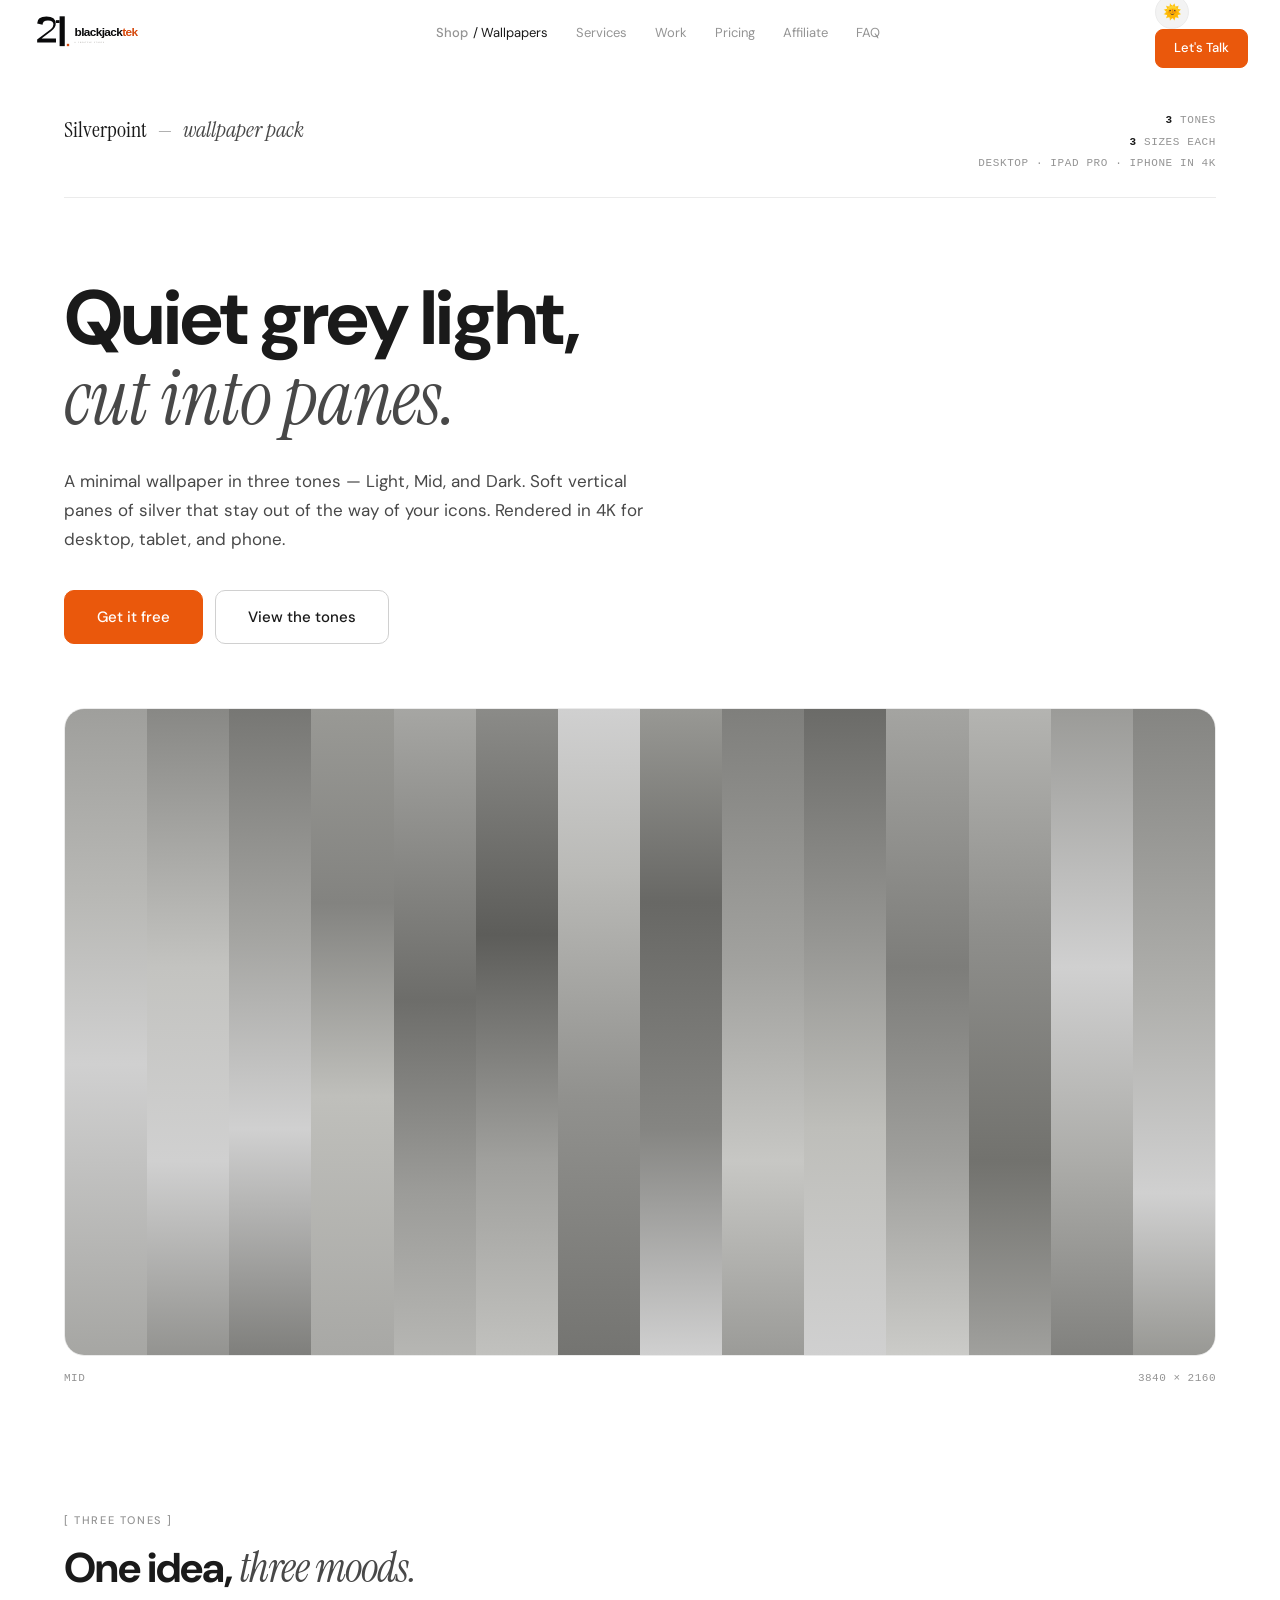
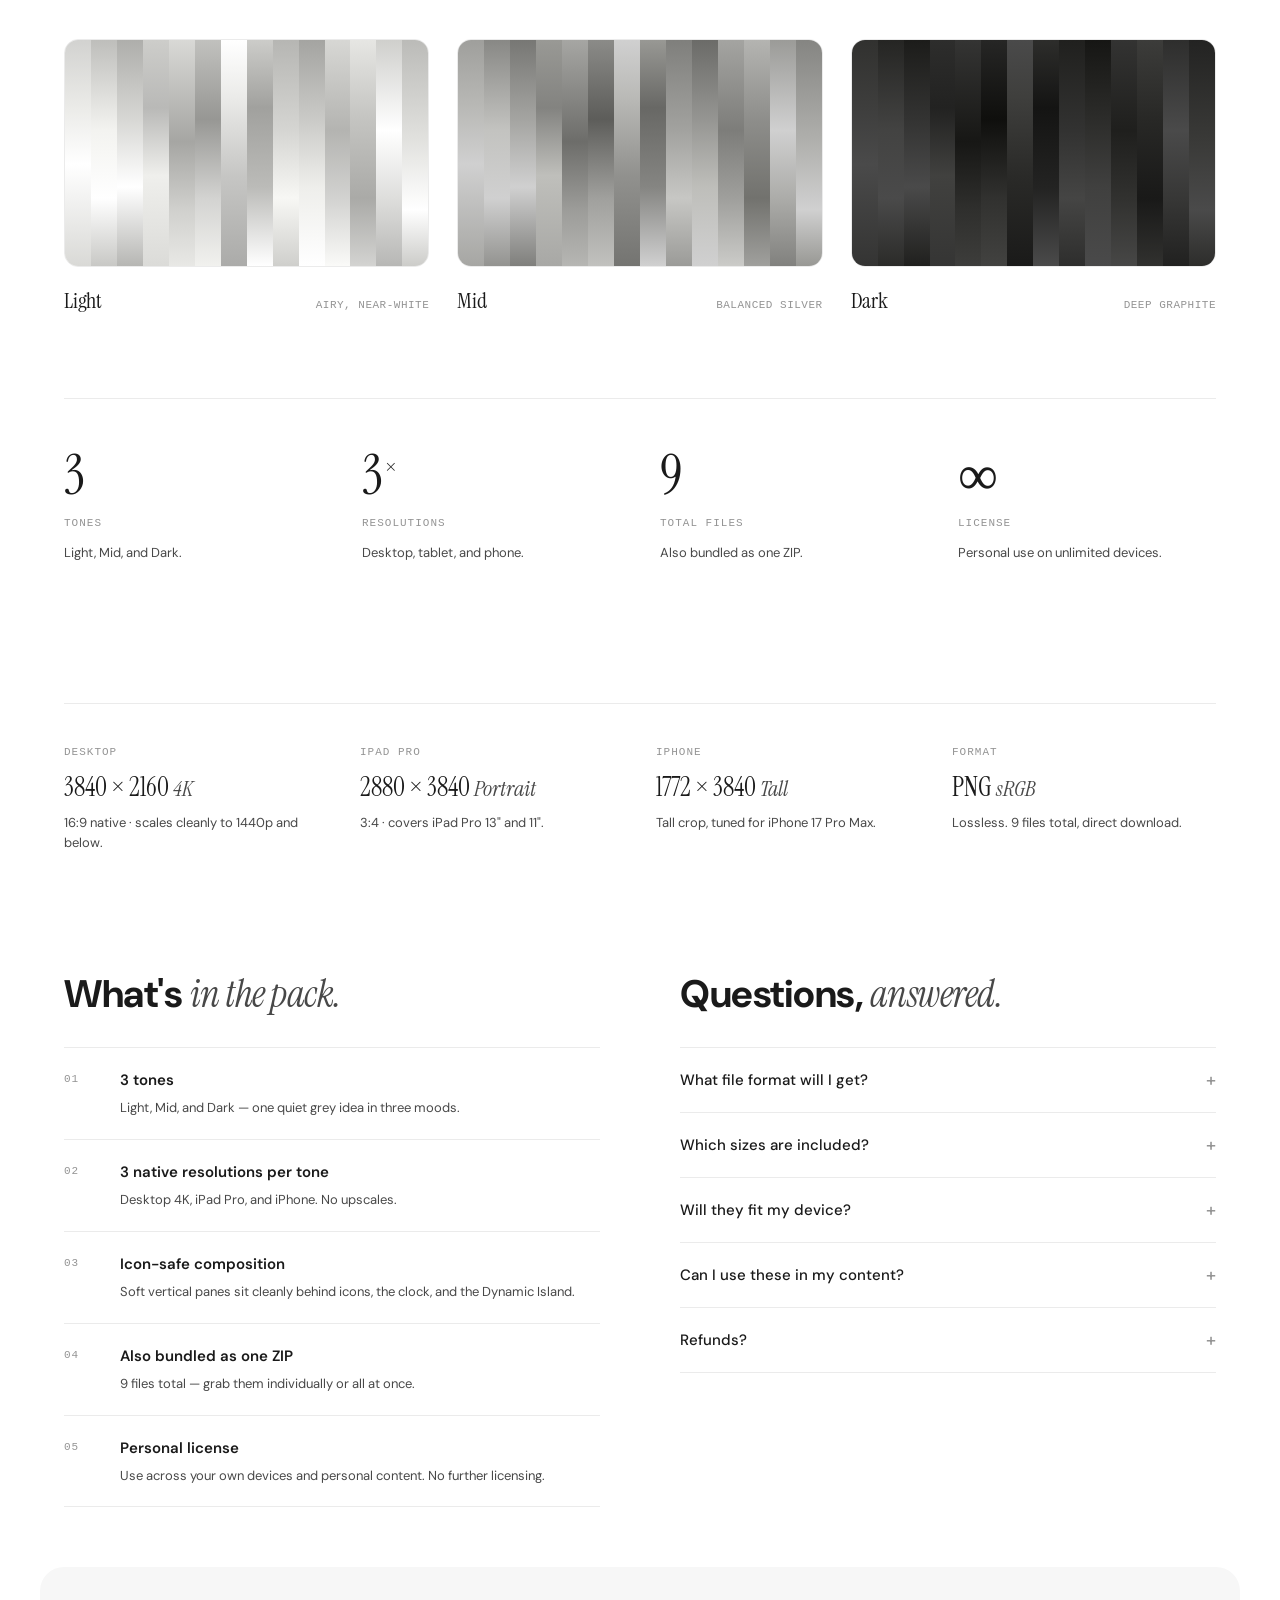
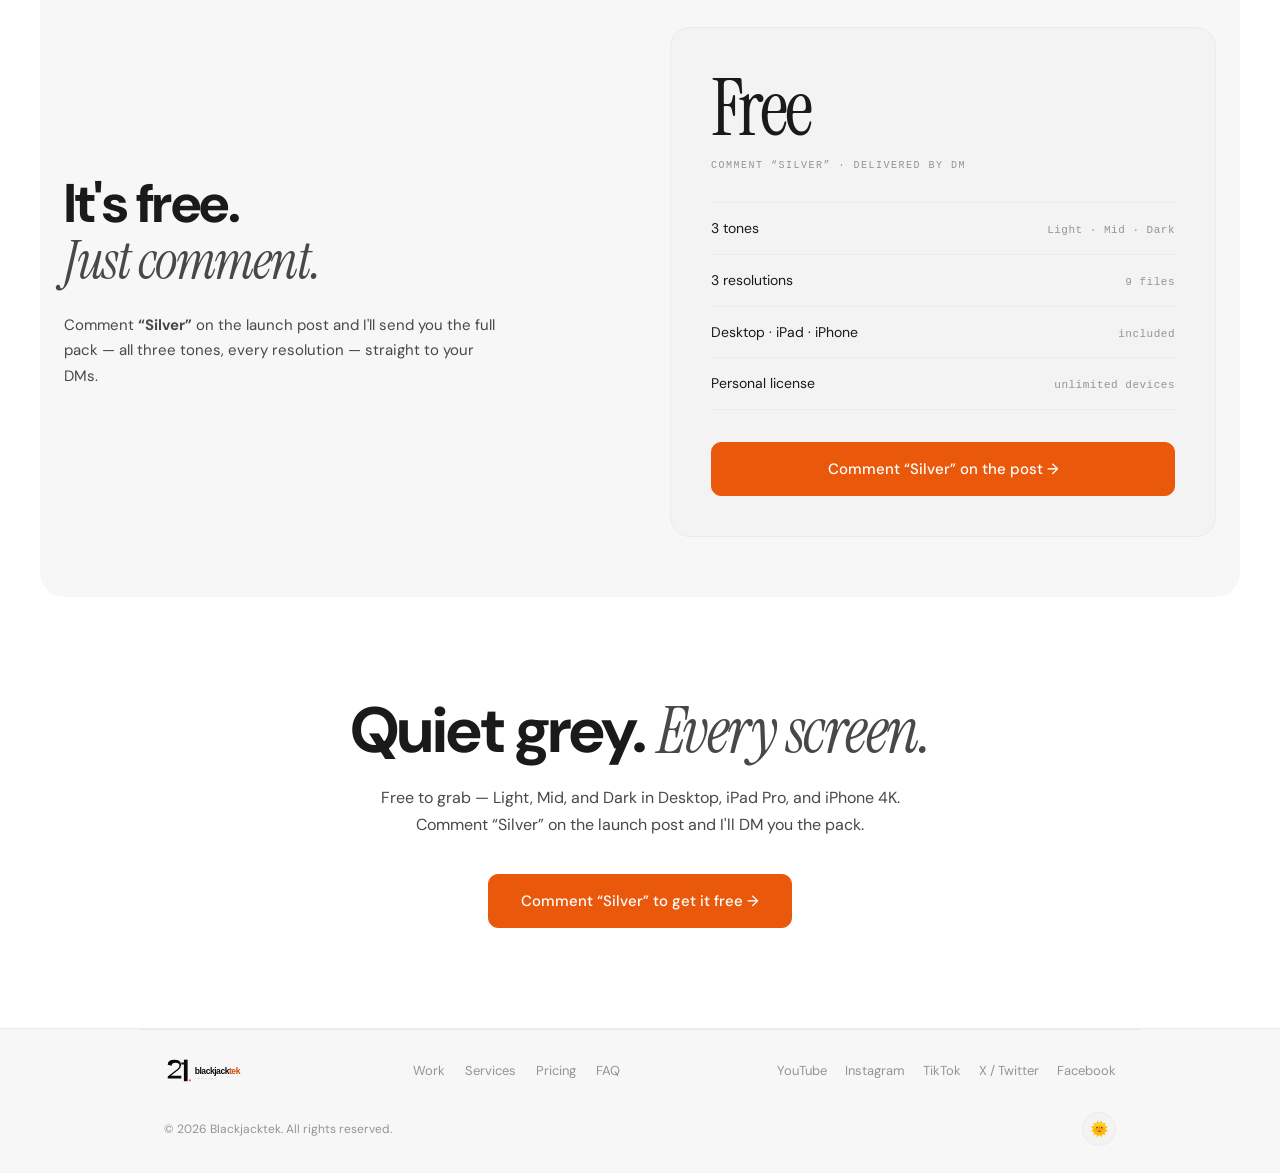
<file: silverpoint.html>
<!DOCTYPE html>
<html lang="en" data-theme="dark">
<head>
  <meta charset="UTF-8" />
  <meta name="viewport" content="width=device-width, initial-scale=1.0" />
  <title>Silverpoint — Wallpaper Pack · Blackjacktek</title>
  <meta name="description" content="A minimal grey wallpaper in three tones — Light, Mid, and Dark. Soft vertical panes of silver in 4K for desktop, iPad Pro, and iPhone." />
  <meta name="robots" content="index, follow" />
  <link rel="preconnect" href="https://fonts.googleapis.com" />
  <link rel="preconnect" href="https://fonts.gstatic.com" crossorigin />
  <link href="https://fonts.googleapis.com/css2?family=DM+Sans:ital,opsz,wght@0,9..40,300;0,9..40,400;0,9..40,500;0,9..40,600;0,9..40,700;1,9..40,400&family=Instrument+Serif:ital@0;1&display=swap" rel="stylesheet" />
  <link rel="stylesheet" href="style.css" />
  <link rel="icon" type="image/png" href="brand/favicon.png" />
  <style>
    /* Silverpoint — page-specific: gradient plates (no image assets) */
    .sp-tile {
      width: 100%; display: flex; overflow: hidden;
      border: 1px solid var(--border);
    }
    .sp-head { max-width: 1200px; margin: 0 auto; padding: 0 24px; }
    .sp-head h2 {
      font-size: clamp(2rem, 4vw, 2.6rem); line-height: 1.08;
      letter-spacing: -1px; margin-bottom: 8px;
    }
    .sp-head h2 em {
      font-family: 'Instrument Serif', serif; font-style: italic;
      font-weight: 400; color: var(--text2);
    }
    .sp-gallery-grid {
      display: grid; grid-template-columns: repeat(3, 1fr); gap: 28px;
    }
    .sp-plate { display: flex; flex-direction: column; gap: 16px; }
    .sp-plate .sp-tile { border-radius: 14px; }
    .sp-plate-label {
      display: flex; align-items: baseline; justify-content: space-between; gap: 12px;
    }
    .sp-plate-name {
      font-family: 'Instrument Serif', serif;
      font-size: 22px; font-weight: 400; letter-spacing: -.01em; color: var(--text);
    }
    .sp-plate-note {
      font-family: 'JetBrains Mono', ui-monospace, Menlo, monospace;
      font-size: 11px; letter-spacing: .5px; text-transform: uppercase;
      color: var(--muted); text-align: right;
    }
    .sp-cap {
      display: flex; justify-content: space-between; gap: 10px;
      max-width: 1200px; margin: 14px auto 0;
      font-family: 'JetBrains Mono', ui-monospace, Menlo, monospace;
      font-size: 11px; letter-spacing: .5px; text-transform: uppercase; color: var(--muted);
    }
    @media (max-width: 960px) {
      .sp-gallery-grid { grid-template-columns: 1fr; }
    }
  </style>
  <script>
    (function(){
      const t=localStorage.getItem('theme')||(window.matchMedia('(prefers-color-scheme:light)').matches?'light':'dark');
      document.documentElement.setAttribute('data-theme',t);
      if (history.scrollRestoration) history.scrollRestoration = 'manual';
      window.scrollTo(0, 0);
    })();
  </script>
</head>
<body>

<!-- NAV -->
<nav class="nav" id="nav">
  <a href="index.html" class="nav-logo">
    <img class="nav-logo-img nav-logo-light" src="brand/blackjacktek-full-color.svg" alt="Blackjacktek" />
    <img class="nav-logo-img nav-logo-dark" src="brand/blackjacktek-full-knockout.svg" alt="Blackjacktek" />
  </a>
  <ul class="nav-links">
    <li><a href="index.html#shop" class="nav-active">Shop <span class="nav-sub">/ Wallpapers</span></a></li>
    <li><a href="index.html#services">Services</a></li>
    <li><a href="index.html#work">Work</a></li>
    <li><a href="index.html#pricing">Pricing</a></li>
    <li><a href="index.html#gear">Affiliate</a></li>
    <li><a href="index.html#faq">FAQ</a></li>
  </ul>
  <div class="nav-right">
    <button class="theme-toggle" id="theme-toggle" aria-label="Toggle theme">🌙</button>
    <a href="index.html#contact" class="btn btn-primary nav-cta">Let's Talk</a>
  </div>
</nav>

<!-- HERO -->
<section class="product-hero">
  <div class="product-hero-meta">
    <div class="meta-left">
      <span class="meta-crumb">Silverpoint <span class="meta-dash">—</span> <em>wallpaper pack</em></span>
    </div>
    <div class="meta-right">
      <div><strong>3</strong> tones</div>
      <div><strong>3</strong> sizes each</div>
      <div>Desktop · iPad Pro · iPhone in 4K</div>
    </div>
  </div>

  <div class="product-hero-headline">
    <h1>Quiet grey light,<br><em>cut into panes.</em></h1>
    <p class="product-hero-sub">A minimal wallpaper in three tones — Light, Mid, and Dark. Soft vertical panes of silver that stay out of the way of your icons. Rendered in 4K for desktop, tablet, and phone.</p>
    <div class="product-hero-actions">
      <a href="https://www.instagram.com/blackjacktek/" data-cta="post" target="_blank" rel="noopener" class="btn btn-primary btn-lg">Get it free</a>
      <a href="#gallery" class="btn btn-ghost btn-lg">View the tones</a>
    </div>
  </div>

  <div class="product-hero-feature">
    <div class="sp-tile" style="aspect-ratio:16/9;border-radius:20px"><div style="flex:1;height:100%;background:linear-gradient(to bottom, rgb(159,159,156) 0%, rgb(185,185,182) 30%, rgb(208,208,208) 55%, rgb(166,166,163) 100%)"></div><div style="flex:1;height:100%;background:linear-gradient(to bottom, rgb(136,136,133) 0%, rgb(195,195,192) 40%, rgb(208,208,208) 70%, rgb(147,147,144) 100%)"></div><div style="flex:1;height:100%;background:linear-gradient(to bottom, rgb(119,119,116) 0%, rgb(164,164,161) 35%, rgb(208,208,208) 65%, rgb(127,127,124) 100%)"></div><div style="flex:1;height:100%;background:linear-gradient(to bottom, rgb(153,153,149) 0%, rgb(131,131,128) 30%, rgb(191,191,187) 60%, rgb(168,168,165) 100%)"></div><div style="flex:1;height:100%;background:linear-gradient(to bottom, rgb(166,166,163) 0%, rgb(109,109,106) 45%, rgb(156,156,153) 75%, rgb(182,182,179) 100%)"></div><div style="flex:1;height:100%;background:linear-gradient(to bottom, rgb(139,139,136) 0%, rgb(93,93,90) 35%, rgb(160,160,157) 70%, rgb(193,193,190) 100%)"></div><div style="flex:1;height:100%;background:linear-gradient(to bottom, rgb(208,208,208) 0%, rgb(186,186,183) 25%, rgb(145,145,142) 60%, rgb(116,116,113) 100%)"></div><div style="flex:1;height:100%;background:linear-gradient(to bottom, rgb(152,152,148) 0%, rgb(104,104,101) 30%, rgb(133,133,130) 65%, rgb(208,208,208) 100%)"></div><div style="flex:1;height:100%;background:linear-gradient(to bottom, rgb(127,127,124) 0%, rgb(162,162,159) 40%, rgb(199,199,196) 70%, rgb(155,155,152) 100%)"></div><div style="flex:1;height:100%;background:linear-gradient(to bottom, rgb(107,107,104) 0%, rgb(149,149,146) 35%, rgb(190,190,186) 65%, rgb(208,208,208) 100%)"></div><div style="flex:1;height:100%;background:linear-gradient(to bottom, rgb(164,164,161) 0%, rgb(125,125,122) 40%, rgb(159,159,156) 70%, rgb(203,203,200) 100%)"></div><div style="flex:1;height:100%;background:linear-gradient(to bottom, rgb(180,180,177) 0%, rgb(142,142,139) 35%, rgb(114,114,110) 70%, rgb(160,160,157) 100%)"></div><div style="flex:1;height:100%;background:linear-gradient(to bottom, rgb(155,155,152) 0%, rgb(208,208,208) 40%, rgb(172,172,169) 70%, rgb(129,129,126) 100%)"></div><div style="flex:1;height:100%;background:linear-gradient(to bottom, rgb(133,133,130) 0%, rgb(176,176,173) 45%, rgb(208,208,208) 75%, rgb(152,152,148) 100%)"></div></div>
  </div>
  <div class="sp-cap"><span>Mid</span><span>3840 × 2160</span></div>
</section>

<!-- GALLERY -->
<section class="facet-gallery" id="gallery">
  <div class="sp-head" style="padding:0 0 40px">
    <span class="label">[ Three Tones ]</span>
    <h2>One idea, <em>three moods.</em></h2>
  </div>
  <div class="sp-gallery-grid" style="margin-bottom:80px">
    <div class="sp-plate">
      <div class="sp-tile" style="aspect-ratio:16/10;border-radius:14px"><div style="flex:1;height:100%;background:linear-gradient(to bottom, rgb(210,210,208) 0%, rgb(235,235,232) 30%, rgb(255,255,255) 55%, rgb(217,217,214) 100%)"></div><div style="flex:1;height:100%;background:linear-gradient(to bottom, rgb(190,190,187) 0%, rgb(243,243,240) 40%, rgb(255,255,255) 70%, rgb(200,200,197) 100%)"></div><div style="flex:1;height:100%;background:linear-gradient(to bottom, rgb(174,174,171) 0%, rgb(215,215,212) 35%, rgb(255,255,255) 65%, rgb(182,182,179) 100%)"></div><div style="flex:1;height:100%;background:linear-gradient(to bottom, rgb(205,205,202) 0%, rgb(185,185,183) 30%, rgb(239,239,236) 60%, rgb(219,219,216) 100%)"></div><div style="flex:1;height:100%;background:linear-gradient(to bottom, rgb(217,217,214) 0%, rgb(166,166,163) 45%, rgb(208,208,205) 75%, rgb(232,232,229) 100%)"></div><div style="flex:1;height:100%;background:linear-gradient(to bottom, rgb(193,193,190) 0%, rgb(151,151,148) 35%, rgb(211,211,209) 70%, rgb(241,241,238) 100%)"></div><div style="flex:1;height:100%;background:linear-gradient(to bottom, rgb(255,255,255) 0%, rgb(235,235,233) 25%, rgb(198,198,196) 60%, rgb(171,171,169) 100%)"></div><div style="flex:1;height:100%;background:linear-gradient(to bottom, rgb(204,204,201) 0%, rgb(161,161,158) 30%, rgb(187,187,184) 65%, rgb(255,255,255) 100%)"></div><div style="flex:1;height:100%;background:linear-gradient(to bottom, rgb(182,182,179) 0%, rgb(213,213,210) 40%, rgb(247,247,244) 70%, rgb(207,207,204) 100%)"></div><div style="flex:1;height:100%;background:linear-gradient(to bottom, rgb(164,164,161) 0%, rgb(202,202,199) 35%, rgb(238,238,235) 65%, rgb(255,255,255) 100%)"></div><div style="flex:1;height:100%;background:linear-gradient(to bottom, rgb(215,215,212) 0%, rgb(180,180,177) 40%, rgb(210,210,208) 70%, rgb(250,250,248) 100%)"></div><div style="flex:1;height:100%;background:linear-gradient(to bottom, rgb(230,230,227) 0%, rgb(196,196,193) 35%, rgb(170,170,167) 70%, rgb(211,211,209) 100%)"></div><div style="flex:1;height:100%;background:linear-gradient(to bottom, rgb(207,207,204) 0%, rgb(255,255,255) 40%, rgb(222,222,220) 70%, rgb(183,183,181) 100%)"></div><div style="flex:1;height:100%;background:linear-gradient(to bottom, rgb(187,187,184) 0%, rgb(226,226,223) 45%, rgb(255,255,255) 75%, rgb(204,204,201) 100%)"></div></div>
      <div class="sp-plate-label"><span class="sp-plate-name">Light</span><span class="sp-plate-note">Airy, near-white</span></div>
    </div>
    <div class="sp-plate">
      <div class="sp-tile" style="aspect-ratio:16/10;border-radius:14px"><div style="flex:1;height:100%;background:linear-gradient(to bottom, rgb(159,159,156) 0%, rgb(185,185,182) 30%, rgb(208,208,208) 55%, rgb(166,166,163) 100%)"></div><div style="flex:1;height:100%;background:linear-gradient(to bottom, rgb(136,136,133) 0%, rgb(195,195,192) 40%, rgb(208,208,208) 70%, rgb(147,147,144) 100%)"></div><div style="flex:1;height:100%;background:linear-gradient(to bottom, rgb(119,119,116) 0%, rgb(164,164,161) 35%, rgb(208,208,208) 65%, rgb(127,127,124) 100%)"></div><div style="flex:1;height:100%;background:linear-gradient(to bottom, rgb(153,153,149) 0%, rgb(131,131,128) 30%, rgb(191,191,187) 60%, rgb(168,168,165) 100%)"></div><div style="flex:1;height:100%;background:linear-gradient(to bottom, rgb(166,166,163) 0%, rgb(109,109,106) 45%, rgb(156,156,153) 75%, rgb(182,182,179) 100%)"></div><div style="flex:1;height:100%;background:linear-gradient(to bottom, rgb(139,139,136) 0%, rgb(93,93,90) 35%, rgb(160,160,157) 70%, rgb(193,193,190) 100%)"></div><div style="flex:1;height:100%;background:linear-gradient(to bottom, rgb(208,208,208) 0%, rgb(186,186,183) 25%, rgb(145,145,142) 60%, rgb(116,116,113) 100%)"></div><div style="flex:1;height:100%;background:linear-gradient(to bottom, rgb(152,152,148) 0%, rgb(104,104,101) 30%, rgb(133,133,130) 65%, rgb(208,208,208) 100%)"></div><div style="flex:1;height:100%;background:linear-gradient(to bottom, rgb(127,127,124) 0%, rgb(162,162,159) 40%, rgb(199,199,196) 70%, rgb(155,155,152) 100%)"></div><div style="flex:1;height:100%;background:linear-gradient(to bottom, rgb(107,107,104) 0%, rgb(149,149,146) 35%, rgb(190,190,186) 65%, rgb(208,208,208) 100%)"></div><div style="flex:1;height:100%;background:linear-gradient(to bottom, rgb(164,164,161) 0%, rgb(125,125,122) 40%, rgb(159,159,156) 70%, rgb(203,203,200) 100%)"></div><div style="flex:1;height:100%;background:linear-gradient(to bottom, rgb(180,180,177) 0%, rgb(142,142,139) 35%, rgb(114,114,110) 70%, rgb(160,160,157) 100%)"></div><div style="flex:1;height:100%;background:linear-gradient(to bottom, rgb(155,155,152) 0%, rgb(208,208,208) 40%, rgb(172,172,169) 70%, rgb(129,129,126) 100%)"></div><div style="flex:1;height:100%;background:linear-gradient(to bottom, rgb(133,133,130) 0%, rgb(176,176,173) 45%, rgb(208,208,208) 75%, rgb(152,152,148) 100%)"></div></div>
      <div class="sp-plate-label"><span class="sp-plate-name">Mid</span><span class="sp-plate-note">Balanced silver</span></div>
    </div>
    <div class="sp-plate">
      <div class="sp-tile" style="aspect-ratio:16/10;border-radius:14px"><div style="flex:1;height:100%;background:linear-gradient(to bottom, rgb(49,49,47) 0%, rgb(62,62,61) 30%, rgb(74,74,74) 55%, rgb(52,52,51) 100%)"></div><div style="flex:1;height:100%;background:linear-gradient(to bottom, rgb(37,37,35) 0%, rgb(67,67,66) 40%, rgb(74,74,74) 70%, rgb(43,43,41) 100%)"></div><div style="flex:1;height:100%;background:linear-gradient(to bottom, rgb(28,28,26) 0%, rgb(51,51,50) 35%, rgb(74,74,74) 65%, rgb(32,32,30) 100%)"></div><div style="flex:1;height:100%;background:linear-gradient(to bottom, rgb(45,45,44) 0%, rgb(34,34,33) 30%, rgb(65,65,63) 60%, rgb(53,53,52) 100%)"></div><div style="flex:1;height:100%;background:linear-gradient(to bottom, rgb(52,52,51) 0%, rgb(23,23,21) 45%, rgb(47,47,45) 75%, rgb(61,61,59) 100%)"></div><div style="flex:1;height:100%;background:linear-gradient(to bottom, rgb(38,38,37) 0%, rgb(15,15,13) 35%, rgb(49,49,47) 70%, rgb(66,66,64) 100%)"></div><div style="flex:1;height:100%;background:linear-gradient(to bottom, rgb(74,74,74) 0%, rgb(63,63,61) 25%, rgb(42,42,40) 60%, rgb(26,26,25) 100%)"></div><div style="flex:1;height:100%;background:linear-gradient(to bottom, rgb(45,45,43) 0%, rgb(20,20,19) 30%, rgb(35,35,34) 65%, rgb(74,74,74) 100%)"></div><div style="flex:1;height:100%;background:linear-gradient(to bottom, rgb(32,32,30) 0%, rgb(50,50,49) 40%, rgb(69,69,68) 70%, rgb(46,46,45) 100%)"></div><div style="flex:1;height:100%;background:linear-gradient(to bottom, rgb(22,22,20) 0%, rgb(44,44,42) 35%, rgb(64,64,63) 65%, rgb(74,74,74) 100%)"></div><div style="flex:1;height:100%;background:linear-gradient(to bottom, rgb(51,51,50) 0%, rgb(31,31,29) 40%, rgb(49,49,47) 70%, rgb(71,71,70) 100%)"></div><div style="flex:1;height:100%;background:linear-gradient(to bottom, rgb(60,60,58) 0%, rgb(40,40,38) 35%, rgb(25,25,24) 70%, rgb(49,49,47) 100%)"></div><div style="flex:1;height:100%;background:linear-gradient(to bottom, rgb(46,46,45) 0%, rgb(74,74,74) 40%, rgb(55,55,54) 70%, rgb(33,33,32) 100%)"></div><div style="flex:1;height:100%;background:linear-gradient(to bottom, rgb(35,35,34) 0%, rgb(58,58,56) 45%, rgb(74,74,74) 75%, rgb(45,45,43) 100%)"></div></div>
      <div class="sp-plate-label"><span class="sp-plate-name">Dark</span><span class="sp-plate-note">Deep graphite</span></div>
    </div>
  </div>

  <div class="facet-stats">
    <div class="fstat">
      <div class="fstat-num">3</div>
      <div class="fstat-label">Tones</div>
      <div class="fstat-sub">Light, Mid, and Dark.</div>
    </div>
    <div class="fstat">
      <div class="fstat-num">3<sup>×</sup></div>
      <div class="fstat-label">Resolutions</div>
      <div class="fstat-sub">Desktop, tablet, and phone.</div>
    </div>
    <div class="fstat">
      <div class="fstat-num">9</div>
      <div class="fstat-label">Total files</div>
      <div class="fstat-sub">Also bundled as one ZIP.</div>
    </div>
    <div class="fstat">
      <div class="fstat-num">∞</div>
      <div class="fstat-label">License</div>
      <div class="fstat-sub">Personal use on unlimited devices.</div>
    </div>
  </div>
</section>

<!-- SPECS -->
<section class="facet-context">
  <div class="facet-specs">
    <div class="fspec">
      <span class="fspec-label">Desktop</span>
      <div class="fspec-val">3840 × 2160 <em>4K</em></div>
      <p>16:9 native · scales cleanly to 1440p and below.</p>
    </div>
    <div class="fspec">
      <span class="fspec-label">iPad Pro</span>
      <div class="fspec-val">2880 × 3840 <em>Portrait</em></div>
      <p>3:4 · covers iPad Pro 13" and 11".</p>
    </div>
    <div class="fspec">
      <span class="fspec-label">iPhone</span>
      <div class="fspec-val">1772 × 3840 <em>Tall</em></div>
      <p>Tall crop, tuned for iPhone 17 Pro Max.</p>
    </div>
    <div class="fspec">
      <span class="fspec-label">Format</span>
      <div class="fspec-val">PNG <em>sRGB</em></div>
      <p>Lossless. 9 files total, direct download.</p>
    </div>
  </div>
</section>

<!-- PACK + FAQ -->
<section class="facet-info">
  <div class="facet-info-col">
    <h2>What's <em>in the pack.</em></h2>
    <ul class="fpack-list">
      <li>
        <span class="fpack-num">01</span>
        <div>
          <strong>3 tones</strong>
          <p>Light, Mid, and Dark — one quiet grey idea in three moods.</p>
        </div>
      </li>
      <li>
        <span class="fpack-num">02</span>
        <div>
          <strong>3 native resolutions per tone</strong>
          <p>Desktop 4K, iPad Pro, and iPhone. No upscales.</p>
        </div>
      </li>
      <li>
        <span class="fpack-num">03</span>
        <div>
          <strong>Icon-safe composition</strong>
          <p>Soft vertical panes sit cleanly behind icons, the clock, and the Dynamic Island.</p>
        </div>
      </li>
      <li>
        <span class="fpack-num">04</span>
        <div>
          <strong>Also bundled as one ZIP</strong>
          <p>9 files total — grab them individually or all at once.</p>
        </div>
      </li>
      <li>
        <span class="fpack-num">05</span>
        <div>
          <strong>Personal license</strong>
          <p>Use across your own devices and personal content. No further licensing.</p>
        </div>
      </li>
    </ul>
  </div>

  <div class="facet-info-col">
    <h2>Questions, <em>answered.</em></h2>
    <div class="ffaq-list">
      <div class="ffaq-item">
        <button class="ffaq-q" aria-expanded="false">What file format will I get? <span class="ffaq-icon">+</span></button>
        <div class="ffaq-a"><div class="ffaq-a-inner"><p>High-quality PNG files in sRGB, delivered as a single ZIP archive. Lossless and wide-gamut compatible.</p></div></div>
      </div>
      <div class="ffaq-item">
        <button class="ffaq-q" aria-expanded="false">Which sizes are included? <span class="ffaq-icon">+</span></button>
        <div class="ffaq-a"><div class="ffaq-a-inner"><p>Each tone comes in three native crops: desktop 4K (3840×2160), iPad Pro (2880×3840), and iPhone 17 Pro Max (1772×3840).</p></div></div>
      </div>
      <div class="ffaq-item">
        <button class="ffaq-q" aria-expanded="false">Will they fit my device? <span class="ffaq-icon">+</span></button>
        <div class="ffaq-a"><div class="ffaq-a-inner"><p>Yes. Desktop is native 4K and scales down cleanly, while the tablet and phone crops are cut for current iPad and iPhone resolutions.</p></div></div>
      </div>
      <div class="ffaq-item">
        <button class="ffaq-q" aria-expanded="false">Can I use these in my content? <span class="ffaq-icon">+</span></button>
        <div class="ffaq-a"><div class="ffaq-a-inner"><p>Personal and light commercial use is covered — device wallpapers, stream backgrounds, and personal posts. For paid campaigns, reach out for an extended license.</p></div></div>
      </div>
      <div class="ffaq-item">
        <button class="ffaq-q" aria-expanded="false">Refunds? <span class="ffaq-icon">+</span></button>
        <div class="ffaq-a"><div class="ffaq-a-inner"><p>Because it's a digital product, all sales are final. If a download fails, email me and I'll sort it out.</p></div></div>
      </div>
    </div>
  </div>
</section>

<!-- BUY -->
<section class="facet-buy" id="buy">
  <div class="facet-buy-left">
    <h2>It's free.<br><em>Just comment.</em></h2>
    <p>Comment <strong>“Silver”</strong> on the launch post and I'll send you the full pack — all three tones, every resolution — straight to your DMs.</p>
  </div>
  <div class="facet-buy-card">
    <div class="fbuy-price">
      <span class="fbuy-num">Free</span>
    </div>
    <div class="fbuy-meta">Comment “Silver” · delivered by DM</div>
    <ul class="fbuy-list">
      <li><span>3 tones</span><span>Light · Mid · Dark</span></li>
      <li><span>3 resolutions</span><span>9 files</span></li>
      <li><span>Desktop · iPad · iPhone</span><span>included</span></li>
      <li><span>Personal license</span><span>unlimited devices</span></li>
    </ul>
    <a href="https://www.instagram.com/blackjacktek/" data-cta="post" target="_blank" rel="noopener" class="btn btn-primary btn-lg fbuy-btn">Comment “Silver” on the post →</a>
  </div>
</section>

<!-- FINAL CTA -->
<section class="facet-cta">
  <h2>Quiet grey. <em>Every screen.</em></h2>
  <p>Free to grab — Light, Mid, and Dark in Desktop, iPad Pro, and iPhone 4K. Comment “Silver” on the launch post and I'll DM you the pack.</p>
  <a href="https://www.instagram.com/blackjacktek/" data-cta="post" target="_blank" rel="noopener" class="btn btn-primary btn-lg">Comment “Silver” to get it free →</a>
</section>

<!-- FOOTER -->
<footer class="footer">
  <div class="footer-bottom">
    <span class="footer-logo">
      <img class="footer-logo-img footer-logo-light" src="brand/blackjacktek-full-color.svg" alt="Blackjacktek" />
      <img class="footer-logo-img footer-logo-dark" src="brand/blackjacktek-full-knockout.svg" alt="Blackjacktek" />
    </span>
    <nav class="footer-nav">
      <a href="index.html#work">Work</a>
      <a href="index.html#services">Services</a>
      <a href="index.html#pricing">Pricing</a>
      <a href="index.html#faq">FAQ</a>
    </nav>
    <div class="footer-social">
      <a href="https://youtube.com/@blackjacktek" target="_blank" rel="noopener">YouTube</a>
      <a href="http://instagram.com/BlackjackTek" target="_blank" rel="noopener">Instagram</a>
      <a href="https://vm.tiktok.com/ZMNUq7fxf/" target="_blank" rel="noopener">TikTok</a>
      <a href="https://mobile.twitter.com/_BlackjackTek_" target="_blank" rel="noopener">X / Twitter</a>
      <a href="https://www.facebook.com/people/BlackjackTek/100080445494729/" target="_blank" rel="noopener">Facebook</a>
    </div>
  </div>
  <div class="footer-copy">
    <span>© 2026 Blackjacktek. All rights reserved.</span>
    <button class="theme-toggle" id="theme-toggle-foot" aria-label="Toggle theme">🌙</button>
  </div>
</footer>

<script src="silverpoint-cta.js"></script>
<script>
  // Theme toggle
  function applyTheme(t){
    document.documentElement.setAttribute('data-theme',t);
    localStorage.setItem('theme',t);
    document.querySelectorAll('.theme-toggle').forEach(b=>{ b.textContent = t==='dark' ? '🌙' : '🌞'; });
  }
  applyTheme(document.documentElement.getAttribute('data-theme'));
  document.querySelectorAll('.theme-toggle').forEach(b=>{
    b.addEventListener('click',()=>{
      applyTheme(document.documentElement.getAttribute('data-theme')==='dark'?'light':'dark');
    });
  });

  // FAQ accordion
  document.querySelectorAll('.ffaq-q').forEach(btn=>{
    btn.addEventListener('click',()=>{
      const item = btn.closest('.ffaq-item');
      item.classList.toggle('open');
      btn.setAttribute('aria-expanded', item.classList.contains('open'));
    });
  });
</script>

</body>
</html>
</file>
<file: style.css>
/* ═══════════════════════════════════════
   RESET
═══════════════════════════════════════ */
*, *::before, *::after { box-sizing: border-box; margin: 0; padding: 0; }
img { display: block; max-width: 100%; }
a   { color: inherit; text-decoration: none; }

/* ═══════════════════════════════════════
   TOKENS
═══════════════════════════════════════ */
:root { --radius: 12px; --max-w: 1000px; --nav-h: 64px; }

:root,
:root[data-theme="dark"] {
  --bg:         #1a1917;
  --bg2:        #212018;
  --surface:    #2a2926;
  --surface2:   #323129;
  --border:     #3c3a35;
  --border2:    #4a4842;
  --text:       #eae7e1;
  --text2:      #b0ada7;
  --muted:      #66635d;
  --accent:     #ea580c;
  --accent-h:   #f97316;
  --accent-bg:  rgba(234,88,12,.12);
}

:root[data-theme="light"] {
  --bg:         #ffffff;
  --bg2:        #f7f7f7;
  --surface:    #f3f3f3;
  --surface2:   #e8e8e8;
  --border:     #ebebeb;
  --border2:    #d0d0d0;
  --text:       #1a1a1a;
  --text2:      #484848;
  --muted:      #949494;
  --accent:     #ea580c;
  --accent-h:   #f97316;
  --accent-bg:  rgba(234,88,12,.1);
}

/* ═══════════════════════════════════════
   BASE
═══════════════════════════════════════ */
html { scroll-behavior: auto; }
html.js-smooth { scroll-behavior: smooth; }

body {
  background: var(--bg);
  color: var(--text);
  font-family: 'DM Sans', -apple-system, BlinkMacSystemFont, sans-serif;
  font-size: 15px;
  line-height: 1.6;
  -webkit-font-smoothing: antialiased;
  transition: background .2s, color .2s;
}

/* ═══════════════════════════════════════
   TYPOGRAPHY
═══════════════════════════════════════ */
h1 {
  font-family: 'DM Sans', sans-serif;
  font-weight: 700;
  letter-spacing: -1.5px;
  line-height: 1.08;
}
h1 em {
  font-family: 'Instrument Serif', Georgia, serif;
  font-style: italic;
  font-weight: 400;
  letter-spacing: -1px;
}
h2 {
  font-family: 'DM Sans', sans-serif;
  font-weight: 700;
  letter-spacing: -0.8px;
  line-height: 1.18;
}
h3 { font-weight: 600; }

.label {
  display: inline-block;
  font-size: 11px;
  font-weight: 500;
  letter-spacing: 1.6px;
  text-transform: uppercase;
  color: var(--muted);
  margin-bottom: 16px;
}

/* ═══════════════════════════════════════
   BUTTONS
═══════════════════════════════════════ */
.btn {
  display: inline-flex;
  align-items: center;
  gap: 6px;
  padding: 11px 22px;
  border-radius: 8px;
  font-size: 14px;
  font-weight: 500;
  font-family: inherit;
  cursor: pointer;
  border: 1px solid transparent;
  transition: background .15s, color .15s, border-color .15s, transform .1s;
  white-space: nowrap;
}
.btn:active { transform: scale(.97); }

.btn-primary { background: var(--accent); color: #fff; border-color: var(--accent); }
.btn-primary:hover { background: var(--accent-h); border-color: var(--accent-h); }

.btn-ghost { background: transparent; color: var(--text); border-color: var(--border2); }
.btn-ghost:hover { border-color: var(--accent); color: var(--accent); }

.btn-lg { padding: 14px 32px; font-size: 15px; border-radius: 10px; }

/* ═══════════════════════════════════════
   NAV
═══════════════════════════════════════ */
.nav {
  position: sticky; top: 0; z-index: 200;
  display: flex; align-items: center; justify-content: space-between; gap: 16px;
  height: var(--nav-h);
  padding: 0 32px;
  background: color-mix(in srgb, var(--bg) 82%, transparent);
  backdrop-filter: blur(20px);
  border-bottom: 1px solid transparent;
  transition: border-color .2s;
}
.nav.scrolled { border-color: var(--border); }

.nav-logo {
  display: flex; align-items: center;
  flex-shrink: 0;
}
.nav-logo-img {
  height: 36px; width: auto;
}

/* Theme-based logo switching (nav + footer) */
:root[data-theme="dark"] .nav-logo-light,
:root[data-theme="dark"] .footer-logo-light { display: none; }
:root[data-theme="dark"] .nav-logo-dark,
:root[data-theme="dark"] .footer-logo-dark { display: block; }
:root[data-theme="light"] .nav-logo-dark,
:root[data-theme="light"] .footer-logo-dark { display: none; }
:root[data-theme="light"] .nav-logo-light,
:root[data-theme="light"] .footer-logo-light { display: block; }

.nav-links {
  display: flex; gap: 4px; list-style: none; align-items: center;
}
.nav-links a {
  font-size: 13px; color: var(--muted);
  padding: 6px 12px; border-radius: 6px;
  transition: color .15s;
}
.nav-links a:hover { color: var(--text); }

.nav-end { display: flex; align-items: center; gap: 10px; flex-shrink: 0; }
.nav-cta { padding: 8px 18px; font-size: 13px; }

.theme-toggle {
  width: 34px; height: 34px;
  border-radius: 50%; border: 1px solid var(--border);
  background: var(--surface); cursor: pointer;
  display: flex; align-items: center; justify-content: center;
  font-size: 15px;
  transition: border-color .15s, background .2s;
}
.theme-toggle:hover { border-color: var(--accent); }

/* ═══════════════════════════════════════
   HERO
═══════════════════════════════════════ */
.hero {
  max-width: 1200px;
  margin: 0 auto;
  padding: 64px 24px 0;
  display: flex; flex-direction: column; align-items: center;
}

.hero-center {
  text-align: center;
  display: flex; flex-direction: column; align-items: center;
  max-width: 820px;
  margin-bottom: 56px;
}
.hero-logo {
  height: auto; width: min(420px, 60vw);
  margin-bottom: 32px;
}

/* Hero logo theme switching */
:root[data-theme="dark"] .hero-logo-light { display: none; }
:root[data-theme="dark"] .hero-logo-dark { display: block; }
:root[data-theme="light"] .hero-logo-dark { display: none; }
:root[data-theme="light"] .hero-logo-light { display: block; }
.hero h1 {
  font-size: clamp(2.6rem, 6vw, 4.5rem);
  line-height: 1.1;
  letter-spacing: -1.5px;
  margin-bottom: 24px;
}
.hero-sub {
  font-size: 17px; color: var(--text2); line-height: 1.72;
  margin-bottom: 36px; max-width: 580px;
}
.hero-actions { display: flex; gap: 12px; flex-wrap: wrap; justify-content: center; }
.hide-mobile { display: inline; }

/* Hero image — full bleed cinematic */
.hero-img {
  position: relative;
  width: 100%; max-width: 1200px;
  aspect-ratio: 21/9;
  background: #000;
  border-radius: 20px;
  overflow: hidden;
}
.hero-img img { width: 100%; height: 100%; object-fit: cover; }

.hero-float {
  position: absolute;
  display: flex; align-items: center; gap: 10px;
  background: color-mix(in srgb, var(--surface2) 96%, transparent);
  border: 1px solid var(--border2);
  border-radius: 12px; padding: 12px 16px;
  backdrop-filter: blur(16px);
  box-shadow: 0 8px 32px rgba(0,0,0,.2);
  z-index: 2;
}
.hero-float--a { bottom: 28px; left: 28px; }
.hero-float--b { top: 28px;    right: 28px; }
.float-icon  { font-size: 22px; flex-shrink: 0; }
.float-title { font-size: 13px; font-weight: 600; }
.float-sub   { font-size: 11px; color: var(--muted); margin-top: 1px; }

/* Stats bar below hero image */
.hero-stats {
  display: flex; align-items: center; justify-content: center;
  padding: 48px 0 64px; width: 100%; max-width: 640px;
}
.stat { flex: 1; text-align: center; }
.stat-num {
  font-size: 2.4rem; font-weight: 700; letter-spacing: -2px;
  line-height: 1; margin-bottom: 6px;
}
.stat-label { font-size: 12px; color: var(--muted); line-height: 1.45; }
.stat-sep { width: 1px; height: 44px; background: var(--border2); margin: 0 32px; flex-shrink: 0; }

/* ═══════════════════════════════════════
   MARQUEE
═══════════════════════════════════════ */
.marquee-section {
  border-top: 1px solid var(--border);
  border-bottom: 1px solid var(--border);
  background: var(--bg2);
  padding: 18px 0;
  display: flex; align-items: center; gap: 0;
  overflow: hidden;
}
.marquee-label {
  font-size: 11px; font-weight: 600; letter-spacing: 1.4px;
  text-transform: uppercase; color: var(--muted);
  padding: 0 32px; white-space: nowrap; flex-shrink: 0;
  border-right: 1px solid var(--border);
  margin-right: 32px;
}
.marquee-track { overflow: hidden; flex: 1; }
.marquee-inner {
  display: flex; gap: 28px; align-items: center;
  animation: marquee 22s linear infinite;
  width: max-content;
}
.marquee-inner span { font-size: 14px; font-weight: 500; color: var(--text2); white-space: nowrap; }
.marquee-inner .sep { color: var(--border2); font-size: 10px; }
@keyframes marquee {
  from { transform: translateX(0); }
  to   { transform: translateX(-50%); }
}

/* ═══════════════════════════════════════
   SECTION HEADER (shared)
═══════════════════════════════════════ */
.section-header { margin-bottom: 48px; }
.section-header h2 { font-size: clamp(1.8rem, 3.5vw, 2.6rem); }

/* ═══════════════════════════════════════
   SERVICES
═══════════════════════════════════════ */
.services {
  max-width: var(--max-w); margin: 0 auto; padding: 96px 24px;
}
.services-grid {
  display: grid; grid-template-columns: repeat(2, 1fr); gap: 14px;
}
.service-card {
  background: var(--surface); border: 1px solid var(--border);
  border-radius: var(--radius); padding: 28px;
  transition: border-color .15s, transform .2s;
}
.service-card:hover { border-color: var(--border2); transform: translateY(-2px); }

.service-top {
  display: flex; justify-content: space-between; align-items: center;
  margin-bottom: 18px;
}
.service-num   { font-size: 11px; font-weight: 600; color: var(--accent); letter-spacing: 1px; }
.service-count { font-size: 11px; color: var(--muted); }

.service-img {
  width: 100%; height: 220px; border-radius: 10px; margin-bottom: 22px; overflow: hidden;
  background: var(--surface);
}
.service-img img {
  width: 100%; height: 100%; object-fit: cover;
}
.service-card:nth-child(3) .service-img img { object-position: center 45%; }
.service-card:nth-child(4) .service-img img { object-position: center 15%; }

.service-card h3 { font-size: 17px; margin-bottom: 10px; }
.service-card p  { font-size: 14px; color: var(--text2); line-height: 1.65; margin-bottom: 18px; }
.service-tags    { display: flex; flex-wrap: wrap; gap: 6px; }
.service-tags span {
  font-size: 11px; color: var(--muted);
  background: var(--bg); border: 1px solid var(--border);
  padding: 3px 10px; border-radius: 20px;
}

/* ═══════════════════════════════════════
   WORK
═══════════════════════════════════════ */
.work {
  max-width: var(--max-w); margin: 0 auto; padding: 0 24px 96px;
}
.work-grid {
  display: grid; grid-template-columns: repeat(3, 1fr); gap: 12px;
}
.work-card {
  display: block; border-radius: var(--radius); overflow: hidden;
  background: var(--surface); border: 1px solid var(--border);
  transition: border-color .15s, transform .2s;
}
.work-card:hover { border-color: var(--accent); transform: translateY(-4px); }

.work-thumb {
  width: 100%; aspect-ratio: 4/3;
  transition: transform .4s ease;
}
.work-card:hover .work-thumb { transform: scale(1.04); }

.work-thumb { overflow: hidden; background: var(--surface); }
.work-thumb img { width: 100%; height: 100%; object-fit: cover; }

.work-meta  { padding: 14px 16px 18px; }
.work-cat   { font-size: 11px; color: var(--muted); letter-spacing: .4px; display: block; margin-bottom: 5px; }
.work-meta h3 { font-size: 15px; font-weight: 600; }

/* ═══════════════════════════════════════
   SHOP / DIGITAL PRODUCTS
═══════════════════════════════════════ */
.shop {
  max-width: var(--max-w); margin: 0 auto; padding: 0 24px 96px;
}

/* ── Category Tabs ── */
.shop-tabs {
  display: flex; gap: 8px; flex-wrap: wrap; margin-bottom: 32px;
}
.shop-tab {
  display: inline-flex; align-items: center; gap: 7px;
  padding: 8px 18px; border-radius: 100px;
  font-size: 13px; font-weight: 500; font-family: inherit;
  border: 1px solid var(--border2); background: transparent;
  color: var(--text2); cursor: pointer;
  transition: background .15s, color .15s, border-color .15s;
  white-space: nowrap;
}
.shop-tab:hover { border-color: var(--accent); color: var(--accent); }
.shop-tab.active { background: var(--accent); border-color: var(--accent); color: #fff; }
.shop-tab-count {
  font-size: 10px; font-weight: 600; padding: 1px 6px; border-radius: 10px;
  background: rgba(255,255,255,.22); color: inherit;
}
.shop-tab:not(.active) .shop-tab-count { background: var(--surface2); color: var(--muted); }

/* ── Products Grid ── */
.products-grid {
  display: grid; grid-template-columns: repeat(3, 1fr); gap: 14px;
  transition: opacity .18s ease, transform .18s ease;
}
.product-card {
  background: var(--surface); border: 1px solid var(--border);
  border-radius: var(--radius); overflow: hidden;
  display: flex; flex-direction: column;
  transition: border-color .15s, transform .2s, box-shadow .2s;
}
.product-card:hover {
  border-color: var(--accent);
  transform: translateY(-3px);
  box-shadow: 0 12px 32px rgba(0,0,0,.1);
}

/* ── Product Thumbnail ── */
.product-thumb {
  position: relative; width: 100%; aspect-ratio: 16/10; overflow: hidden;
  background: var(--surface2);
  display: flex; align-items: center; justify-content: center;
}
.product-thumb img {
  width: 100%; height: 100%; object-fit: cover;
  transition: transform .4s ease;
}
.product-card:hover .product-thumb img { transform: scale(1.04); }
.product-thumb--walls   { background: linear-gradient(135deg, #201c1a 0%, #3a2c24 50%, #524038 100%); }
.product-thumb--gallery { aspect-ratio: 3/2; }

/* ── Product image gallery strip ── */
.product-gallery-strip {
  display: flex; gap: 6px; padding: 6px 12px 0;
  overflow-x: auto; scrollbar-width: none;
}
.product-gallery-strip::-webkit-scrollbar { display: none; }
.pgal-thumb {
  position: relative; flex: 0 0 80px; height: 46px; border-radius: 6px; overflow: hidden;
  border: 2px solid transparent; padding: 0; background: none; cursor: pointer;
  transition: border-color .15s;
}
/* pgal-thumb overlay removed — images display cleanly */
.pgal-thumb img { width: 100%; height: 100%; object-fit: cover; object-position: center top; display: block; }
.pgal-thumb.active { border-color: var(--accent); }
.pgal-thumb:hover:not(.active) { border-color: var(--border2); }
.product-thumb--presets { background: linear-gradient(135deg, #1e1c1a 0%, #36302a 50%, #504840 100%); }

.product-soon {
  display: flex; flex-direction: column; align-items: center; gap: 8px;
}
.product-soon-icon { font-size: 38px; }
.product-soon-text {
  font-size: 10px; font-weight: 600; letter-spacing: 1.5px;
  text-transform: uppercase; color: rgba(255,255,255,.38);
}

/* ── Product Badge ── */
.product-badge {
  position: absolute; bottom: 12px; right: 12px;
  font-size: 10px; font-weight: 600; letter-spacing: .8px;
  text-transform: uppercase; padding: 3px 10px; border-radius: 20px;
}
.product-badge--new  { background: var(--accent); color: #fff; }
.product-badge--soon {
  background: rgba(0,0,0,.38); color: rgba(255,255,255,.65);
  backdrop-filter: blur(8px);
}

/* ── Product Body ── */
.product-body {
  padding: 20px 20px 22px;
  display: flex; flex-direction: column; flex: 1;
}
.product-body .label { margin-bottom: 4px; }
.product-body h3  { font-size: 16px; font-weight: 600; margin-bottom: 8px; }
.product-body p   { font-size: 13px; color: var(--text2); line-height: 1.65; flex: 1; margin-bottom: 16px; }
.product-footer   { display: flex; align-items: center; justify-content: space-between; gap: 12px; margin-top: auto; }
.product-price    { font-size: 22px; font-weight: 700; letter-spacing: -0.8px; }

.btn-sm { padding: 8px 16px; font-size: 12px; }

/* ── Show More ── */
.show-more-btn {
  display: block; margin: 28px auto 0; padding: 10px 28px;
  border-radius: 100px; border: 1px solid var(--border2);
  background: transparent; color: var(--text2);
  font-size: 13px; font-weight: 500; font-family: inherit;
  cursor: pointer; transition: border-color .15s, color .15s;
}
.show-more-btn:hover { border-color: var(--accent); color: var(--accent); }

.products-grid.capped .product-card:nth-child(n+7) { display: none !important; }
.work-grid.capped .work-card:nth-child(n+7) { display: none !important; }
.testi-grid.capped .testi-card:nth-child(n+7) { display: none !important; }

/* ═══════════════════════════════════════
   PRICING
═══════════════════════════════════════ */
.pricing {
  max-width: var(--max-w); margin: 0 auto; padding: 0 24px 96px;
}
.pricing-grid {
  display: grid; grid-template-columns: repeat(3, 1fr); gap: 14px; align-items: start;
}
.pricing-card {
  position: relative;
  background: var(--surface); border: 1px solid var(--border);
  border-radius: var(--radius); padding: 28px;
  display: flex; flex-direction: column; gap: 22px;
}
.pricing-card--featured { background: var(--accent-bg); border-color: var(--accent); }
.pricing-card--custom   { background: var(--bg2); }

.plan-badge {
  position: absolute; top: -13px; left: 50%; transform: translateX(-50%);
  background: var(--accent); color: #fff;
  font-size: 10px; font-weight: 600; letter-spacing: .8px; text-transform: uppercase;
  padding: 4px 14px; border-radius: 20px; white-space: nowrap;
}
.plan-name {
  font-size: 11px; font-weight: 600; color: var(--muted);
  text-transform: uppercase; letter-spacing: 1.2px;
}
.plan-price {
  font-size: 34px; font-weight: 700; letter-spacing: -1.5px;
  line-height: 1; margin-top: 6px;
}
.plan-per { font-size: 14px; font-weight: 400; color: var(--muted); letter-spacing: 0; }
.plan-desc { font-size: 13px; color: var(--text2); line-height: 1.65; }

.plan-features { list-style: none; display: flex; flex-direction: column; gap: 11px; flex: 1; }
.plan-features li {
  font-size: 13px; color: var(--text2);
  display: flex; align-items: flex-start; gap: 10px;
}
.chk     { color: var(--accent); font-size: 13px; flex-shrink: 0; margin-top: 1px; }
.chk.off { color: var(--muted); }

.plan-btn { width: 100%; justify-content: center; }

/* ═══════════════════════════════════════
   TESTIMONIALS
═══════════════════════════════════════ */
.testimonials {
  max-width: var(--max-w); margin: 0 auto; padding: 0 24px 96px;
}
.testi-grid {
  display: grid; grid-template-columns: repeat(2, 1fr); gap: 14px;
}
.testi-card {
  background: var(--surface); border: 1px solid var(--border);
  border-radius: var(--radius); padding: 28px;
  display: flex; flex-direction: column; gap: 16px;
}
.testi-stars { color: var(--accent); font-size: 13px; letter-spacing: 3px; }
.testi-card p { font-size: 14px; color: var(--text2); line-height: 1.72; flex: 1; }
.testi-author { display: flex; align-items: center; gap: 12px; padding-top: 4px; }
.testi-avatar {
  width: 40px; height: 40px; border-radius: 50%;
  background: var(--accent-bg); border: 1px solid var(--border2);
  display: flex; align-items: center; justify-content: center;
  font-size: 11px; font-weight: 700; color: var(--accent); flex-shrink: 0;
}
.testi-name { font-size: 14px; font-weight: 600; }
.testi-role { font-size: 12px; color: var(--muted); margin-top: 1px; }

/* ═══════════════════════════════════════
   FAQ
═══════════════════════════════════════ */
.faq {
  max-width: var(--max-w); margin: 0 auto; padding: 0 24px 96px;
}
.faq-layout {
  display: grid; grid-template-columns: 1fr 1.6fr; gap: 72px; align-items: start;
}
.faq-left .label { display: block; }
.faq-left h2 { font-size: clamp(1.8rem, 3vw, 2.4rem); margin-bottom: 16px; }
.faq-sub { font-size: 14px; color: var(--text2); line-height: 1.7; margin-bottom: 28px; }

.faq-list { display: flex; flex-direction: column; }
.faq-item { border-bottom: 1px solid var(--border); }
.faq-q {
  width: 100%; display: flex; justify-content: space-between; align-items: center;
  gap: 16px; padding: 20px 0;
  background: none; border: none; color: var(--text);
  font-family: inherit; font-size: 15px; font-weight: 500;
  cursor: pointer; text-align: left;
  transition: color .15s;
}
.faq-q:hover { color: var(--accent); }
.faq-icon {
  font-size: 22px; font-weight: 300; color: var(--muted);
  flex-shrink: 0; line-height: 1;
  transition: transform .25s, color .15s;
}
.faq-item.open .faq-icon  { transform: rotate(45deg); color: var(--accent); }
.faq-item.open .faq-q     { color: var(--accent); }

.faq-a { display: grid; grid-template-rows: 0fr; transition: grid-template-rows .3s ease; }
.faq-item.open .faq-a { grid-template-rows: 1fr; }
.faq-a-inner { overflow: hidden; }
.faq-a-inner p { font-size: 14px; color: var(--text2); line-height: 1.75; padding-bottom: 22px; }

/* ═══════════════════════════════════════
   VISUAL HIGHLIGHTS
═══════════════════════════════════════ */
.highlights {
  padding: 80px 0 60px; text-align: center;
}
.highlights .label { display: block; margin-bottom: 12px; }
.highlights h2 { font-size: clamp(32px, 5vw, 52px); font-weight: 700; margin-bottom: 48px; }
.highlights h2 em { font-style: italic; }
.highlights-track {
  display: flex; gap: 16px; overflow-x: auto;
  scroll-snap-type: x mandatory; -webkit-overflow-scrolling: touch;
  padding: 0 0; scrollbar-width: none;
}
.highlights-track::-webkit-scrollbar { display: none; }
.highlights-track img {
  flex: 0 0 auto; width: 360px; height: 440px;
  object-fit: cover; scroll-snap-align: center;
  border-radius: 0;
}

/* ═══════════════════════════════════════
   CONNECT
═══════════════════════════════════════ */
.connect {
  padding: 60px 24px 80px; text-align: center;
}
.connect h2 { font-size: clamp(20px, 3vw, 28px); font-weight: 500; margin-bottom: 28px; }
.connect-icons { display: flex; justify-content: center; gap: 12px; }
.connect-icons a {
  display: flex; align-items: center; justify-content: center;
  width: 48px; height: 48px; border-radius: 12px;
  border: 1px solid var(--border); color: var(--text);
  transition: border-color .15s, color .15s;
}
.connect-icons a:hover { border-color: var(--text); color: var(--accent); }

/* ═══════════════════════════════════════
   FOOTER
═══════════════════════════════════════ */
.footer {
  background: var(--bg2);
  border-top: 1px solid var(--border);
  margin-top: 0;
}
.footer-cta {
  max-width: var(--max-w); margin: 0 auto; padding: 96px 24px 72px;
  display: flex; flex-direction: column; align-items: center;
  text-align: center; gap: 20px;
}
.footer-cta h2 { font-size: clamp(2rem, 4.5vw, 3.2rem); }
.footer-cta-sub { font-size: 15px; color: var(--text2); line-height: 1.65; max-width: 400px; }

.footer-bottom {
  max-width: var(--max-w); margin: 0 auto;
  padding: 28px 24px;
  border-top: 1px solid var(--border);
  display: flex; justify-content: space-between; align-items: center;
  flex-wrap: wrap; gap: 20px;
}
.footer-logo {
  display: flex; align-items: center;
}
.footer-logo-img {
  height: 26px; width: auto;
}
.footer-nav  { display: flex; gap: 20px; flex-wrap: wrap; }
.footer-nav a { font-size: 13px; color: var(--muted); transition: color .15s; }
.footer-nav a:hover { color: var(--text); }
.footer-social { display: flex; gap: 18px; }
.footer-social a { font-size: 13px; color: var(--muted); transition: color .15s; }
.footer-social a:hover { color: var(--text); }

.footer-cta-social {
  display: flex; flex-wrap: wrap; justify-content: center; gap: 12px 20px;
  margin-top: 8px;
}
.footer-cta-social a {
  font-size: 13px; color: var(--muted);
  transition: color .15s;
}
.footer-cta-social a:hover { color: var(--text); }

.footer-social { display: flex; flex-wrap: wrap; gap: 10px 18px; }

.footer-copy {
  max-width: var(--max-w); margin: 0 auto;
  padding: 0 24px 28px;
  display: flex; justify-content: space-between; align-items: center;
}
.footer-copy span { font-size: 12px; color: var(--muted); }

/* ═══════════════════════════════════════
   GEAR / AFFILIATE
═══════════════════════════════════════ */
.gear { padding: 80px 24px; max-width: 1100px; margin: 0 auto; }
.gear-grid {
  display: grid;
  grid-template-columns: repeat(auto-fill, minmax(160px, 1fr));
  gap: 16px;
  margin-top: 40px;
}
.gear-card {
  background: var(--surface); border: 1px solid var(--border);
  border-radius: 14px; overflow: hidden;
  text-decoration: none; color: inherit;
  transition: transform .2s, border-color .2s, box-shadow .2s;
  display: flex; flex-direction: column;
}
.gear-card:hover {
  transform: translateY(-4px);
  border-color: var(--accent);
  box-shadow: 0 8px 24px rgba(0,0,0,.12);
}
.gear-thumb {
  width: 100%; aspect-ratio: 1;
  overflow: hidden; background: var(--surface2);
}
.gear-thumb img { width: 100%; height: 100%; object-fit: cover; transition: transform .3s; }
.gear-card:hover .gear-thumb img { transform: scale(1.05); }
.gear-thumb--empty {
  display: flex; align-items: center; justify-content: center;
}
.gear-thumb--logo {
  display: flex; align-items: center; justify-content: center;
  padding: 20%;
  background: #fff;
}
.gear-thumb--logo img {
  width: 100%; height: 100%; object-fit: contain;
}
.gear-card:hover .gear-thumb--logo img { transform: none; }
.gear-plus { font-size: 28px; color: var(--muted); line-height: 1; }
.gear-discount {
  font-size: 11px; font-weight: 600; letter-spacing: .4px;
  color: var(--accent); background: var(--accent-bg);
  padding: 4px 8px; border-radius: 6px; width: fit-content;
}
.gear-body { padding: 12px 14px 14px; display: flex; flex-direction: column; gap: 4px; flex: 1; }
.gear-cat { font-size: 10px; font-weight: 600; letter-spacing: .6px; color: var(--muted); text-transform: uppercase; }
.gear-name { font-size: 14px; font-weight: 600; line-height: 1.3; margin: 0; }
.gear-cta {
  margin-top: auto; padding-top: 10px;
  font-size: 12px; font-weight: 600; color: var(--accent);
  letter-spacing: .2px;
}

/* ═══════════════════════════════════════
   MOBILE BOTTOM TAB BAR
═══════════════════════════════════════ */
.mobile-tabs {
  display: none;
  position: fixed; bottom: 0; left: 0; right: 0; z-index: 300;
  background: color-mix(in srgb, var(--bg) 88%, transparent);
  backdrop-filter: blur(24px);
  -webkit-backdrop-filter: blur(24px);
  border-top: 1px solid var(--border);
  padding: 8px 0 max(10px, env(safe-area-inset-bottom));
}
.mobile-tab {
  flex: 1;
  display: flex; flex-direction: column; align-items: center; gap: 4px;
  color: var(--muted);
  font-size: 10px; font-weight: 500; letter-spacing: .2px;
  padding: 4px 6px;
  transition: color .15s;
  -webkit-tap-highlight-color: transparent;
}
.mobile-tab svg { width: 22px; height: 22px; }
.mobile-tab.active { color: var(--accent); }
.mobile-tab:hover  { color: var(--text); }

/* ═══════════════════════════════════════
   RESPONSIVE
═══════════════════════════════════════ */
@media (max-width: 800px) {
  .mobile-tabs { display: flex; }
  body { padding-bottom: 72px; }
  .nav-links { display: none; }
  .hero { padding: 40px 16px 0; }
  .hero-logo { width: min(320px, 70vw); margin-bottom: 24px; }
  .hero-center { margin-bottom: 36px; }
  .hero h1 { font-size: 2.2rem; letter-spacing: -1px; }
  .hero-sub { font-size: 15px; }
  .hide-mobile { display: none; }
  .hero-img { aspect-ratio: 4/3; border-radius: 16px; }
  .hero-float--a, .hero-float--b { display: none; }
  .hero-stats { padding: 32px 0 48px; }
  .stat-num { font-size: 1.8rem; }
  .stat-sep { margin: 0 16px; }
  .services-grid  { grid-template-columns: 1fr; }
  .work-grid      { grid-template-columns: repeat(2, 1fr); }
  .products-grid  { grid-template-columns: repeat(2, 1fr); }
  .pricing-grid   { grid-template-columns: 1fr; }
  .testi-grid     { grid-template-columns: 1fr; }
  .faq-layout     { grid-template-columns: 1fr; gap: 40px; }
  .footer-bottom  { flex-direction: column; align-items: flex-start; }
}

@media (max-width: 480px) {
  .work-grid      { grid-template-columns: 1fr; }
  .products-grid  { grid-template-columns: 1fr; }
  .hero h1        { font-size: 1.8rem; }
  .nav            { padding: 0 20px; }
}

/* ═══════════════════════════════════════
   PRODUCT PAGE — FACET
═══════════════════════════════════════ */

/* Nav active state for sub-section */
.nav-active { color: var(--text); font-weight: 500; }
.nav-sub { color: var(--text); font-weight: 400; margin-left: 2px; }

/* Product hero */
.product-hero {
  max-width: 1200px; margin: 0 auto;
  padding: 48px 24px 80px;
}
.product-hero-meta {
  display: flex; justify-content: space-between; align-items: flex-start;
  padding-bottom: 24px; margin-bottom: 80px;
  border-bottom: 1px solid var(--border);
  font-family: 'JetBrains Mono', ui-monospace, Menlo, monospace;
  font-size: 11px; letter-spacing: .6px; text-transform: uppercase;
  color: var(--muted);
}
.meta-crumb {
  font-family: 'Instrument Serif', serif;
  font-size: 22px; color: var(--text);
  text-transform: none; letter-spacing: 0;
}
.meta-crumb em { font-style: italic; color: var(--text2); }
.meta-dash { color: var(--muted); margin: 0 6px; }
.meta-right { text-align: right; display: flex; flex-direction: column; gap: 4px; }
.meta-right strong { color: var(--text); font-weight: 600; }

.product-hero-headline {
  max-width: 900px;
}
.product-hero-headline h1 {
  font-size: clamp(2.8rem, 6vw, 5rem);
  line-height: 1.05; letter-spacing: -2px;
  margin-bottom: 28px;
}
.product-hero-sub {
  font-size: 17px; color: var(--text2); line-height: 1.7;
  max-width: 580px; margin-bottom: 36px;
}
.product-hero-actions { display: flex; gap: 12px; flex-wrap: wrap; }
.price-strike {
  text-decoration: line-through; opacity: .5; margin-right: 6px; font-weight: 400;
}

.product-hero-feature {
  margin-top: 64px;
  border-radius: 20px; overflow: hidden;
  aspect-ratio: 16/9;
}
.product-hero-feature img { width: 100%; height: 100%; object-fit: cover; display: block; }

/* Gallery */
.facet-gallery {
  max-width: 1200px; margin: 0 auto;
  padding: 40px 24px 80px;
}
.facet-gallery-grid {
  display: grid; grid-template-columns: repeat(3, 1fr); gap: 16px;
  margin-bottom: 80px;
}
/* Creator Studio: three side-by-side device carousels */
.cs-carousels {
  display: grid; grid-template-columns: repeat(3, 1fr); gap: 20px;
  margin-bottom: 60px;
}
.cs-carousel {
  display: flex; flex-direction: column; gap: 10px;
}
.cs-carousel-head {
  display: flex; align-items: baseline; gap: 12px;
  padding-bottom: 10px; border-bottom: 1px solid var(--border);
}
.cs-carousel-head h3 {
  font-family: 'Instrument Serif', serif;
  font-size: 22px; font-weight: 400; letter-spacing: -.01em;
  color: var(--text1);
}
.cs-carousel-head span {
  font-family: 'JetBrains Mono', ui-monospace, Menlo, monospace;
  font-size: 9px; letter-spacing: 1.5px; text-transform: uppercase;
  color: var(--text2);
}

.cs-carousel-viewport {
  position: relative; border-radius: 12px; overflow: hidden;
  background: var(--surface); border: 1px solid var(--border);
}
.cs-carousel-track {
  display: flex; overflow-x: auto; overflow-y: hidden;
  scroll-snap-type: x mandatory; scroll-behavior: smooth;
  scrollbar-width: none;
}
.cs-carousel-track::-webkit-scrollbar { display: none; }
.cs-slide {
  flex: 0 0 100%; scroll-snap-align: start; scroll-snap-stop: always;
  appearance: none; background: transparent; border: 0; padding: 0;
  cursor: pointer; display: block;
}
.cs-slide img {
  width: 100%; aspect-ratio: 4/3; object-fit: cover; display: block;
  pointer-events: none;
}

.cs-nav {
  position: absolute; top: 50%; transform: translateY(-50%);
  width: 34px; height: 34px; border-radius: 50%;
  background: rgba(10,10,11,.7); color: #fff; border: 0;
  font-size: 22px; line-height: 1; cursor: pointer;
  display: grid; place-items: center;
  transition: background .18s ease, opacity .18s ease;
  backdrop-filter: blur(6px);
}
.cs-nav:hover { background: rgba(10,10,11,.9); }
.cs-nav-prev { left: 8px; }
.cs-nav-next { right: 8px; }
.cs-nav:disabled { opacity: .25; cursor: default; }

.cs-carousel-foot {
  display: flex; justify-content: space-between; align-items: baseline;
  font-family: 'JetBrains Mono', ui-monospace, Menlo, monospace;
  font-size: 11px; letter-spacing: .5px;
  color: var(--text2);
}
.cs-slide-label { color: var(--text1); font-weight: 500; }
.facet-card {
  position: relative; border-radius: 14px; overflow: hidden;
  aspect-ratio: 16/9; background: var(--surface);
}
.facet-card img {
  width: 100%; height: 100%; object-fit: cover;
  transition: transform .4s ease;
}
.facet-card:hover img { transform: scale(1.03); }
.facet-card-label {
  position: absolute; bottom: 20px; left: 20px;
  color: #fff; text-shadow: 0 2px 12px rgba(0,0,0,.5);
}
.facet-card-label h3 {
  font-family: 'Instrument Serif', serif;
  font-size: 24px; font-weight: 400; margin-bottom: 4px;
}
.facet-card-label span {
  font-family: 'JetBrains Mono', ui-monospace, Menlo, monospace;
  font-size: 10px; letter-spacing: 1px; text-transform: uppercase; opacity: .85;
}

.facet-stats {
  display: grid; grid-template-columns: repeat(4, 1fr); gap: 40px;
  padding-top: 48px; border-top: 1px solid var(--border);
}
.fstat-num {
  font-family: 'Instrument Serif', serif;
  font-size: 56px; font-weight: 400; line-height: 1;
  margin-bottom: 12px;
}
.fstat-num sup { font-size: 22px; vertical-align: super; margin-left: 2px; }
.fstat-label {
  font-family: 'JetBrains Mono', ui-monospace, Menlo, monospace;
  font-size: 11px; letter-spacing: 1px; text-transform: uppercase;
  color: var(--muted); margin-bottom: 10px;
}
.fstat-sub { font-size: 13px; color: var(--text2); line-height: 1.55; }

/* Process */
.facet-process {
  max-width: 1200px; margin: 0 auto;
  padding: 60px 24px;
}
.facet-process-head {
  display: grid; grid-template-columns: 1fr 1fr; gap: 60px;
  margin-bottom: 56px; align-items: start;
}
.facet-process-head h2 {
  font-size: clamp(2rem, 4vw, 3rem); line-height: 1.1; letter-spacing: -1px;
}
.facet-process-head p {
  font-size: 15px; line-height: 1.72; color: var(--text2);
}
.facet-process-grid {
  display: grid; grid-template-columns: repeat(3, 1fr); gap: 16px;
  background: var(--surface); border-radius: 20px; padding: 24px;
}
.fproc-card {
  background: var(--bg); border-radius: 14px; padding: 24px;
  display: flex; flex-direction: column;
}
.fproc-meta {
  font-family: 'JetBrains Mono', ui-monospace, Menlo, monospace;
  font-size: 11px; letter-spacing: 1px; text-transform: uppercase;
  color: var(--muted); margin-bottom: 14px;
}
.fproc-card h3 {
  font-family: 'Instrument Serif', serif;
  font-size: 26px; font-weight: 400; margin-bottom: 12px;
}
.fproc-card p { font-size: 14px; color: var(--text2); line-height: 1.6; margin-bottom: 20px; flex: 1; }
.fproc-card img {
  width: 100%; aspect-ratio: 16/9; object-fit: cover;
  border-radius: 8px;
}

/* In Context */
.facet-context {
  max-width: 1200px; margin: 0 auto;
  padding: 60px 24px;
}
.facet-context-head {
  text-align: right; margin-bottom: 48px;
}
.facet-context-head .label { display: block; margin-bottom: 12px; }
.facet-context-head h2 {
  font-size: clamp(2rem, 4vw, 3rem); line-height: 1.1; letter-spacing: -1px;
}
.facet-context-grid {
  display: grid; grid-template-columns: repeat(3, 1fr); gap: 16px;
  margin-bottom: 64px;
}
.fctx-card {
  position: relative; border-radius: 14px; overflow: hidden;
  aspect-ratio: 1; background: var(--surface);
}
.fctx-card img { width: 100%; height: 100%; object-fit: cover; }
.fctx-tag {
  position: absolute; top: 16px; left: 16px; z-index: 2;
  background: rgba(0,0,0,.7); color: #fff;
  font-family: 'JetBrains Mono', ui-monospace, Menlo, monospace;
  font-size: 10px; letter-spacing: 1px; text-transform: uppercase;
  padding: 6px 10px; border-radius: 6px;
}
.fctx-caption {
  position: absolute; bottom: 16px; left: 20px; color: #fff;
  font-family: 'Instrument Serif', serif; font-size: 18px;
  text-shadow: 0 2px 12px rgba(0,0,0,.5);
}

.facet-specs {
  display: grid; grid-template-columns: repeat(4, 1fr); gap: 32px;
  padding-top: 40px; border-top: 1px solid var(--border);
}
.fspec-label {
  font-family: 'JetBrains Mono', ui-monospace, Menlo, monospace;
  font-size: 11px; letter-spacing: 1px; text-transform: uppercase;
  color: var(--muted); display: block; margin-bottom: 10px;
}
.fspec-val {
  font-family: 'Instrument Serif', serif;
  font-size: 26px; font-weight: 400; line-height: 1.2;
  margin-bottom: 10px;
}
.fspec-val em { font-style: italic; color: var(--text2); font-size: 22px; }
.fspec p { font-size: 13px; color: var(--text2); line-height: 1.55; }

/* Pack + FAQ */
.facet-info {
  max-width: 1200px; margin: 0 auto;
  padding: 60px 24px;
  display: grid; grid-template-columns: 1fr 1fr; gap: 80px;
}
.facet-info h2 {
  font-size: clamp(1.8rem, 3.2vw, 2.4rem); line-height: 1.1; letter-spacing: -.5px;
  margin-bottom: 32px;
}
.fpack-list { list-style: none; padding: 0; }
.fpack-list li {
  display: grid; grid-template-columns: 40px 1fr; gap: 16px;
  padding: 20px 0; border-top: 1px solid var(--border);
  align-items: start;
}
.fpack-list li:last-child { border-bottom: 1px solid var(--border); }
.fpack-num {
  font-family: 'JetBrains Mono', ui-monospace, Menlo, monospace;
  font-size: 11px; letter-spacing: 1px; color: var(--muted);
  padding-top: 3px;
}
.fpack-list strong { display: block; font-size: 15px; font-weight: 600; margin-bottom: 6px; }
.fpack-list p { font-size: 13px; color: var(--text2); line-height: 1.6; }

.ffaq-list { display: flex; flex-direction: column; }
.ffaq-item { border-top: 1px solid var(--border); }
.ffaq-item:last-child { border-bottom: 1px solid var(--border); }
.ffaq-q {
  width: 100%; display: flex; justify-content: space-between; align-items: center;
  background: none; border: none; cursor: pointer;
  padding: 20px 0; font-size: 15px; font-weight: 500; color: var(--text);
  text-align: left; font-family: inherit;
}
.ffaq-icon { font-size: 18px; color: var(--muted); transition: transform .2s, color .2s; }
.ffaq-item.open .ffaq-icon { transform: rotate(45deg); color: var(--accent); }
.ffaq-item.open .ffaq-q { color: var(--accent); }
.ffaq-a { display: grid; grid-template-rows: 0fr; transition: grid-template-rows .3s ease; }
.ffaq-item.open .ffaq-a { grid-template-rows: 1fr; }
.ffaq-a-inner { overflow: hidden; }
.ffaq-a-inner p { font-size: 14px; color: var(--text2); line-height: 1.7; padding-bottom: 22px; }

/* Buy section */
.facet-buy {
  max-width: 1200px; margin: 0 auto;
  padding: 60px 24px;
  display: grid; grid-template-columns: 1fr 1fr; gap: 60px; align-items: center;
  background: var(--bg2); border-radius: 24px;
}
.facet-buy-left h2 {
  font-size: clamp(2rem, 4.5vw, 3.4rem); line-height: 1.05; letter-spacing: -1.5px;
  margin-bottom: 24px;
}
.facet-buy-left p { font-size: 15px; color: var(--text2); line-height: 1.7; max-width: 440px; }

.facet-buy-card {
  background: var(--surface); border: 1px solid var(--border);
  border-radius: 20px; padding: 40px;
}
.fbuy-price {
  display: flex; align-items: baseline; gap: 12px;
  margin-bottom: 10px; font-family: 'Instrument Serif', serif;
}
.fbuy-currency { font-size: 28px; color: var(--text2); }
.fbuy-num { font-size: 80px; font-weight: 400; line-height: 1; letter-spacing: -3px; }
.fbuy-strike {
  font-size: 24px; color: var(--muted); text-decoration: line-through;
}
.fbuy-meta {
  font-family: 'JetBrains Mono', ui-monospace, Menlo, monospace;
  font-size: 10px; letter-spacing: 1.5px; text-transform: uppercase;
  color: var(--muted); margin-bottom: 28px;
}
.fbuy-list { list-style: none; padding: 0; margin-bottom: 32px; }
.fbuy-list li {
  display: flex; justify-content: space-between; align-items: baseline;
  padding: 14px 0; border-top: 1px solid var(--border); font-size: 14px;
}
.fbuy-list li:last-child { border-bottom: 1px solid var(--border); }
.fbuy-list li > span:last-child {
  font-family: 'JetBrains Mono', ui-monospace, Menlo, monospace;
  font-size: 11px; letter-spacing: .5px; color: var(--muted);
}
.fbuy-btn { width: 100%; justify-content: center; }

/* Final CTA */
.facet-cta {
  max-width: 900px; margin: 0 auto;
  padding: 100px 24px; text-align: center;
}
.facet-cta h2 {
  font-size: clamp(2.4rem, 5vw, 4rem); line-height: 1.05; letter-spacing: -1.5px;
  margin-bottom: 20px;
}
.facet-cta p {
  font-size: 16px; color: var(--text2); line-height: 1.7;
  max-width: 520px; margin: 0 auto 36px;
}

/* Italic serif styling shared across product page */
.product-hero h1 em,
.facet-process-head h2 em,
.facet-context-head h2 em,
.facet-info h2 em,
.facet-buy-left h2 em,
.facet-cta h2 em {
  font-family: 'Instrument Serif', serif;
  font-style: italic; font-weight: 400;
  color: var(--text2);
}

/* Responsive */
@media (max-width: 960px) {
  .product-hero-meta { flex-direction: column; gap: 16px; }
  .meta-right { text-align: left; }
  .facet-gallery-grid { grid-template-columns: repeat(2, 1fr); }
  .cs-carousels { grid-template-columns: 1fr; gap: 28px; }
  .facet-stats { grid-template-columns: repeat(2, 1fr); gap: 32px; }
  .facet-process-head { grid-template-columns: 1fr; gap: 24px; }
  .facet-process-grid { grid-template-columns: 1fr; }
  .facet-context-grid { grid-template-columns: 1fr; }
  .facet-specs { grid-template-columns: repeat(2, 1fr); }
  .facet-info { grid-template-columns: 1fr; gap: 40px; }
  .facet-buy { grid-template-columns: 1fr; padding: 40px 24px; }
  .facet-buy-card { padding: 28px; }
  .fbuy-num { font-size: 64px; }
}
@media (max-width: 600px) {
  .facet-gallery-grid { grid-template-columns: 1fr; }
  .facet-stats { grid-template-columns: 1fr; }
  .facet-specs { grid-template-columns: 1fr; }
}

/* Facet gallery — interactive cards */
.facet-card {
  font: inherit; color: inherit; text-align: left;
  border: 2px solid transparent; background: var(--surface);
  cursor: pointer; padding: 0;
  transition: border-color .2s, transform .2s, box-shadow .2s;
}
.facet-card.active {
  border-color: var(--accent);
  box-shadow: 0 0 0 1px var(--accent), 0 12px 32px rgba(234,88,12,.2);
}
.facet-card:hover { transform: translateY(-3px); }
#facet-hero-mockup {
  transition: opacity .2s ease;
}
</file>
